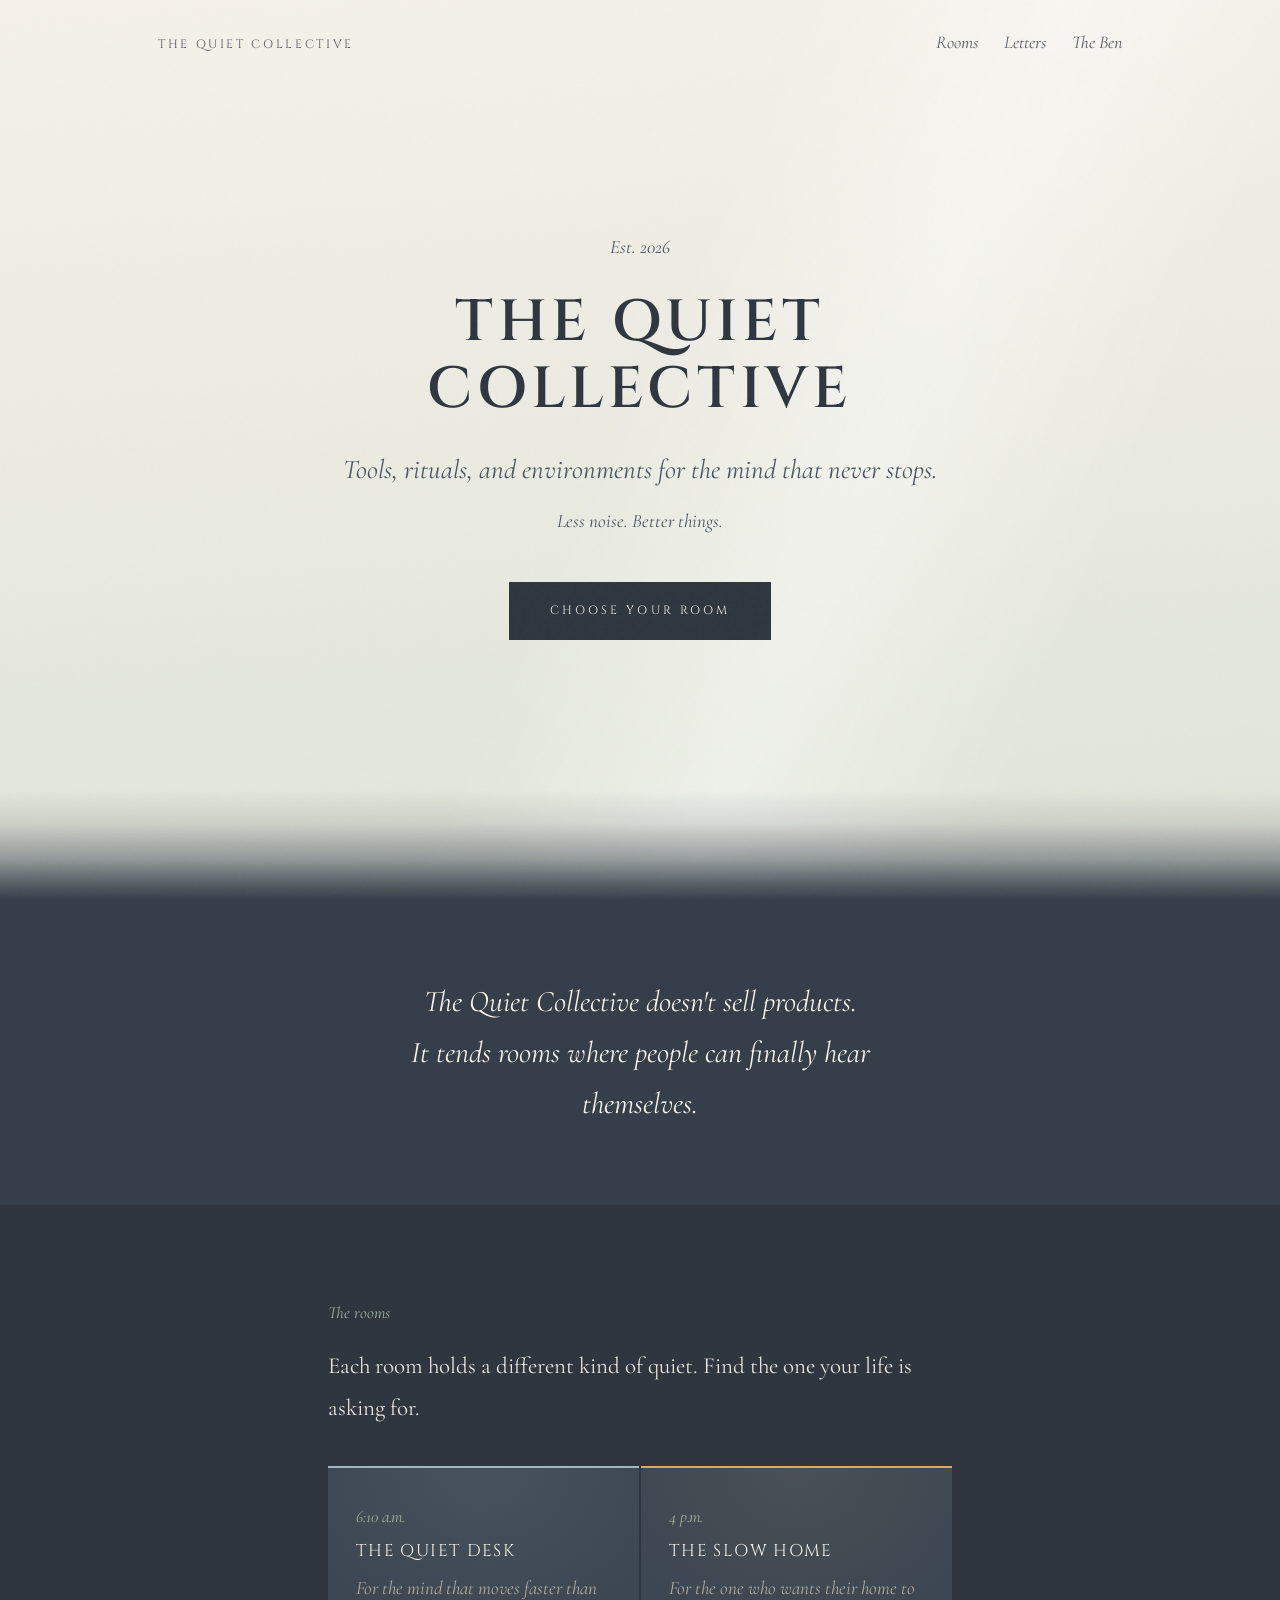
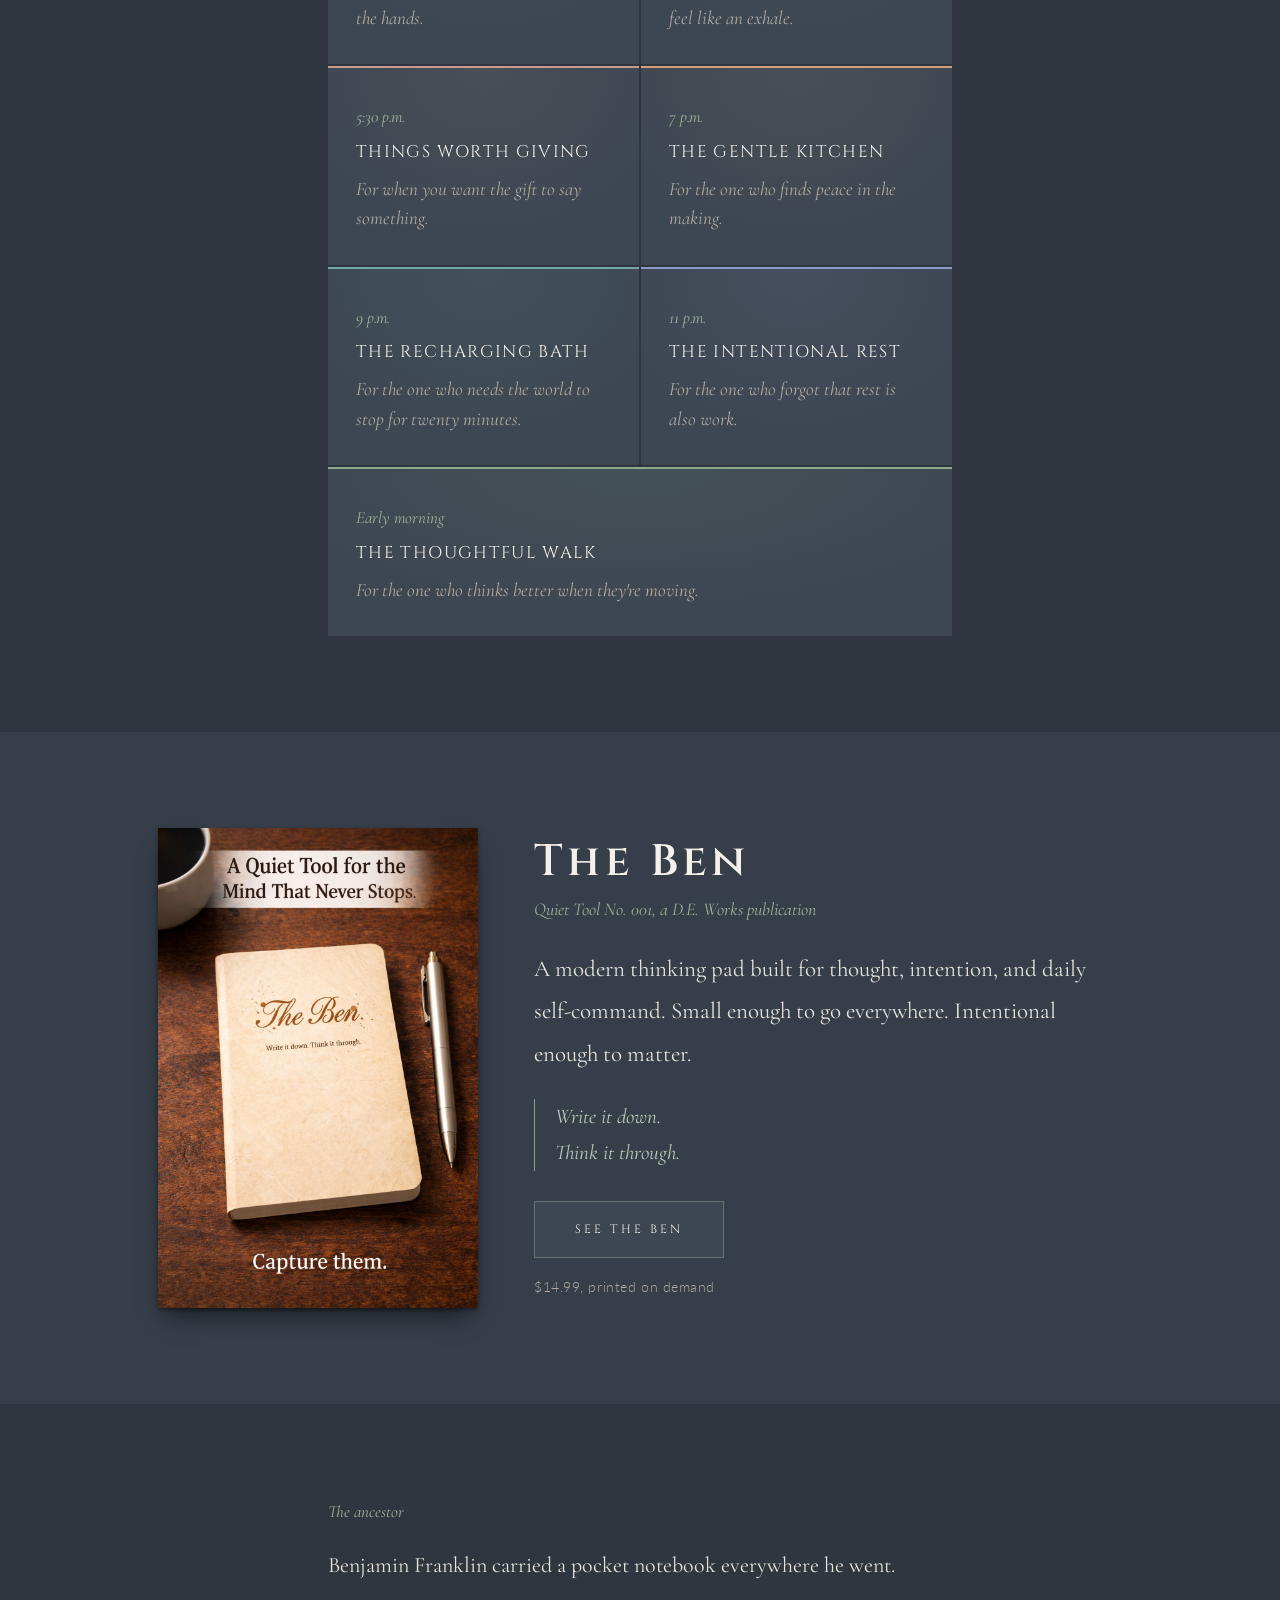
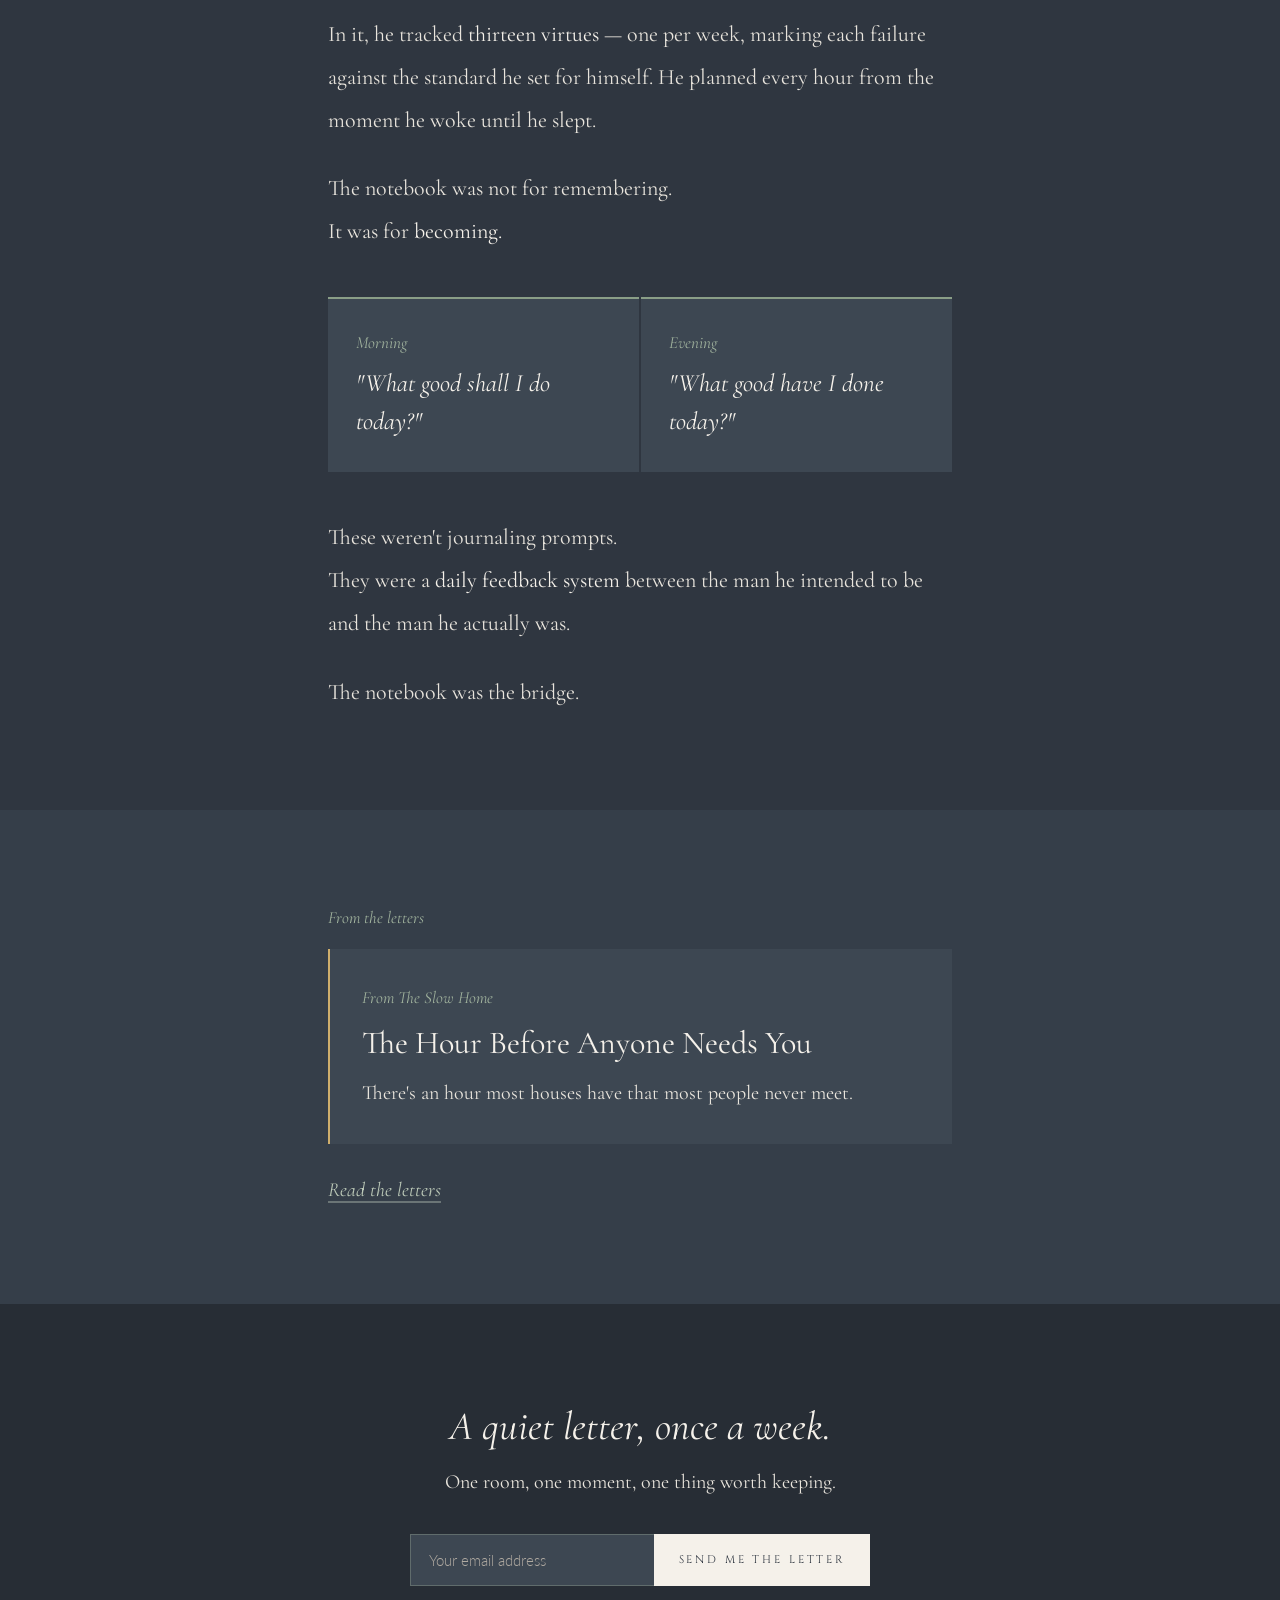
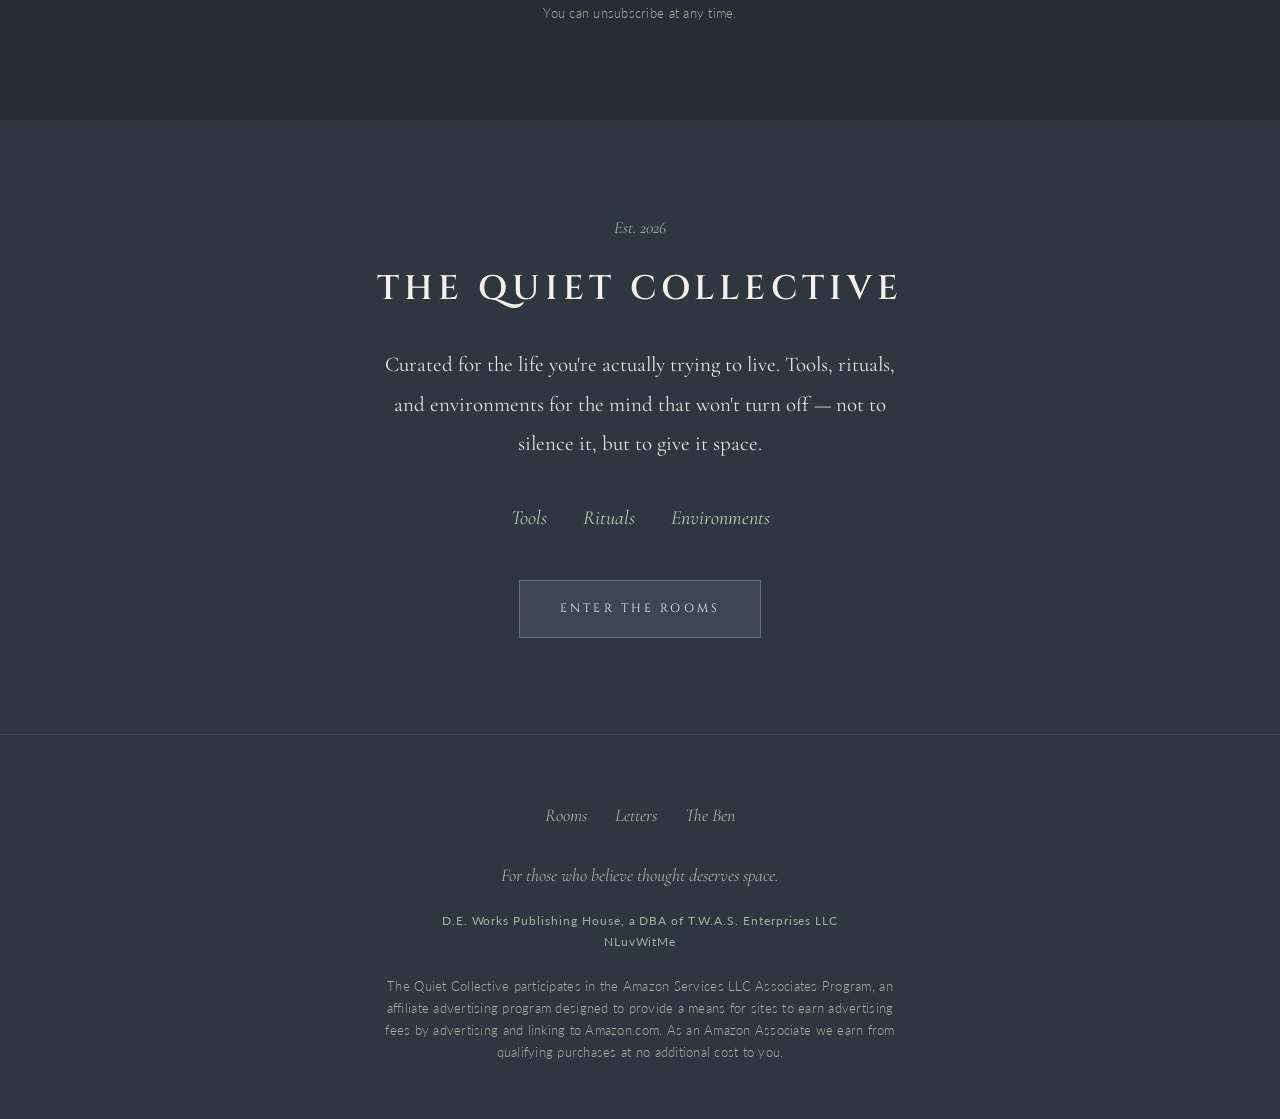
<file: index.html>
<!DOCTYPE html>
<html lang="en">
<head>
<meta charset="UTF-8">
<meta name="viewport" content="width=device-width, initial-scale=1.0">
<title>The Quiet Collective | Tools, Rituals, Environments</title>
<meta name="description" content="The Quiet Collective doesn&#x27;t sell products. It tends rooms where people can finally hear themselves. Curated finds for the mind that won&#x27;t turn off.">
<meta name="robots" content="index, follow, max-image-preview:large">
<meta name="theme-color" content="#2f3640">
<link rel="canonical" href="https://thequietcollectiveco.com/">
<link rel="icon" href="/assets/favicon.svg" type="image/svg+xml">
<link rel="alternate" type="application/rss+xml" title="The Quiet Collective letters" href="/feed.xml">
<meta property="og:site_name" content="The Quiet Collective">
<meta property="og:type" content="website">
<meta property="og:title" content="The Quiet Collective | Tools, Rituals, Environments">
<meta property="og:description" content="The Quiet Collective doesn&#x27;t sell products. It tends rooms where people can finally hear themselves. Curated finds for the mind that won&#x27;t turn off.">
<meta property="og:url" content="https://thequietcollectiveco.com/">
<meta property="og:image" content="https://thequietcollectiveco.com/assets/og-default.png">
<meta name="twitter:card" content="summary_large_image">
<meta name="twitter:title" content="The Quiet Collective | Tools, Rituals, Environments">
<meta name="twitter:description" content="The Quiet Collective doesn&#x27;t sell products. It tends rooms where people can finally hear themselves. Curated finds for the mind that won&#x27;t turn off.">
<meta name="twitter:image" content="https://thequietcollectiveco.com/assets/og-default.png">
<link rel="preconnect" href="https://fonts.googleapis.com"><link rel="preconnect" href="https://fonts.gstatic.com" crossorigin><link href="https://fonts.googleapis.com/css2?family=Cormorant+Garamond:ital,wght@0,300;0,400;0,600;1,300;1,400;1,600&family=Cinzel:wght@400;600&family=Lato:wght@300;400&display=swap" rel="stylesheet">
<link rel="stylesheet" href="/assets/tqc.css">
<script type="application/ld+json">{"@context": "https://schema.org", "@graph": [{"@type": "WebSite", "@id": "https://thequietcollectiveco.com/#website", "url": "https://thequietcollectiveco.com/", "name": "The Quiet Collective", "description": "Tools, rituals, and environments for the mind that never stops.", "publisher": {"@id": "https://thequietcollectiveco.com/#org"}}, {"@type": "Organization", "@id": "https://thequietcollectiveco.com/#org", "name": "The Quiet Collective", "url": "https://thequietcollectiveco.com/"}, {"@type": "CollectionPage", "@id": "https://thequietcollectiveco.com/#rooms", "url": "https://thequietcollectiveco.com/", "name": "The seven rooms", "isPartOf": {"@id": "https://thequietcollectiveco.com/#website"}, "mainEntity": {"@type": "ItemList", "itemListElement": [{"@type": "ListItem", "position": 1, "url": "https://thequietcollectiveco.com/the-quiet-desk", "name": "The Quiet Desk"}, {"@type": "ListItem", "position": 2, "url": "https://thequietcollectiveco.com/the-slow-home", "name": "The Slow Home"}, {"@type": "ListItem", "position": 3, "url": "https://thequietcollectiveco.com/things-worth-giving", "name": "Things Worth Giving"}, {"@type": "ListItem", "position": 4, "url": "https://thequietcollectiveco.com/the-gentle-kitchen", "name": "The Gentle Kitchen"}, {"@type": "ListItem", "position": 5, "url": "https://thequietcollectiveco.com/the-recharging-bath", "name": "The Recharging Bath"}, {"@type": "ListItem", "position": 6, "url": "https://thequietcollectiveco.com/the-intentional-rest", "name": "The Intentional Rest"}, {"@type": "ListItem", "position": 7, "url": "https://thequietcollectiveco.com/the-thoughtful-walk", "name": "The Thoughtful Walk"}]}}]}</script>
</head>
<body data-room="dawn">
<header class="site-nav"><a class="brand" href="/">The Quiet Collective</a><nav aria-label="Primary"><a href="/#rooms">Rooms</a><a href="/letters">Letters</a><a href="/the-ben">The Ben</a></nav></header>
<section class="hero tall" data-fx="motes"><div class="glow"></div><div class="shaft"></div><div class="fx"></div><div class="veil"></div><div class="hero-copy"><p class="when">Est. 2026</p><h1>The Quiet<br>Collective</h1>
<p class="subline">Tools, rituals, and environments for the mind that never stops.</p>
<p class="anchor">Less noise. Better things.</p>
<p style="margin-top:44px"><a href="#rooms" class="btn on-light">Choose your room</a></p></div></section>

<section class="anchor-line"><div class="container"><p>The Quiet Collective doesn't sell products.<br>It tends rooms where people can finally hear themselves.</p></div></section>

<section id="rooms" class="band-section on-ink"><div class="container">
<span class="label">The rooms</span>
<p class="prose" style="margin-bottom:0"><span style="font-size:clamp(20px,2.4vw,23px);line-height:1.85">Each room holds a different kind of quiet. Find the one your life is asking for.</span></p>
<div class="rooms-grid"><a href="/the-quiet-desk" class="room-card" data-room="desk"><span class="hour">6:10 a.m.</span><span class="rname">The Quiet Desk</span><span class="rdesc">For the mind that moves faster than the hands.</span></a><a href="/the-slow-home" class="room-card" data-room="home"><span class="hour">4 p.m.</span><span class="rname">The Slow Home</span><span class="rdesc">For the one who wants their home to feel like an exhale.</span></a><a href="/things-worth-giving" class="room-card" data-room="gifts"><span class="hour">5:30 p.m.</span><span class="rname">Things Worth Giving</span><span class="rdesc">For when you want the gift to say something.</span></a><a href="/the-gentle-kitchen" class="room-card" data-room="kitchen"><span class="hour">7 p.m.</span><span class="rname">The Gentle Kitchen</span><span class="rdesc">For the one who finds peace in the making.</span></a><a href="/the-recharging-bath" class="room-card" data-room="bath"><span class="hour">9 p.m.</span><span class="rname">The Recharging Bath</span><span class="rdesc">For the one who needs the world to stop for twenty minutes.</span></a><a href="/the-intentional-rest" class="room-card" data-room="rest"><span class="hour">11 p.m.</span><span class="rname">The Intentional Rest</span><span class="rdesc">For the one who forgot that rest is also work.</span></a><a href="/the-thoughtful-walk" class="room-card last" data-room="walk"><span class="hour">Early morning</span><span class="rname">The Thoughtful Walk</span><span class="rdesc">For the one who thinks better when they&#x27;re moving.</span></a></div></div></section>

<section class="ben-teaser" aria-labelledby="ben-h"><div class="wide"><div class="ben-teaser-inner">
<div class="cover" data-title="The Ben™"><img src="/ben-product.png" alt="The Ben thinking pad on a wooden desk beside a pen and a cup of coffee"></div>
<div><h2 id="ben-h">The Ben</h2><span class="no">Quiet Tool No. 001, a D.E. Works publication</span>
<p style="font-size:clamp(20px,2.3vw,23px);line-height:1.85">A modern thinking pad built for thought, intention, and daily self-command. Small enough to go everywhere. Intentional enough to matter.</p>
<p class="quote">Write it down.<br>Think it through.</p>
<a class="btn" href="/the-ben">See The Ben</a>
<p class="price">$14.99, printed on demand</p></div></div></div></section>

<section class="ancestor"><div class="container">
<span class="label">The ancestor</span>
<div class="prose">
<p>Benjamin Franklin carried a pocket notebook everywhere he went.</p>
<p>In it, he tracked <strong>thirteen virtues</strong> — one per week, marking each failure against the standard he set for himself. He planned every hour from the moment he woke until he slept.</p>
<p>The notebook was not for remembering.<br>It was for <strong>becoming.</strong></p></div>
<div class="questions">
<div class="question"><span class="label">Morning</span><p>"What good shall I do today?"</p></div>
<div class="question"><span class="label">Evening</span><p>"What good have I done today?"</p></div></div>
<div class="prose"><p>These weren't journaling prompts.<br>They were a <strong>daily feedback system</strong> between the man he intended to be and the man he actually was.</p>
<p style="margin-bottom:0">The notebook was the bridge.</p></div></div></section>

<section class="letters-teaser" data-room="home"><div class="container">
<span class="label">From the letters</span>
<a class="letter-card" href="/letters/the-hour-before-anyone-needs-you"><span class="from">From The Slow Home</span>
<span class="title">The Hour Before Anyone Needs You</span><span class="dek">There&#x27;s an hour most houses have that most people never meet.</span></a>
<p style="margin-top:28px"><a class="textlink" href="/letters">Read the letters</a></p></div></section>

<section class="subscribe" data-subscribe hidden><div class="container"><h2>A quiet letter, once a week.</h2><p class="lede">One room, one moment, one thing worth keeping.</p><form class="sub-form" method="post" target="_blank" rel="noopener"><label class="sr" for="sub-email">Email address</label><input id="sub-email" type="email" name="email" placeholder="Your email address" required autocomplete="email"><input type="hidden" name="first_url" value=""><button class="btn solid" type="submit">Send me the letter</button></form><p class="fineprint">You can unsubscribe at any time.</p></div></section>

<section class="collective"><div class="container">
<span class="label">Est. 2026</span><h2>The Quiet Collective</h2>
<p>Curated for the life you're actually trying to live. Tools, rituals, and environments for the mind that won't turn off — not to silence it, but to give it space.</p>
<div class="pillars"><span>Tools</span><span>Rituals</span><span>Environments</span></div>
<a href="#rooms" class="btn">Enter the rooms</a></div></section>

<footer><nav class="foot-nav" aria-label="Footer"><a href="/#rooms">Rooms</a><a href="/letters">Letters</a><a href="/the-ben">The Ben</a></nav><p class="foot-line">For those who believe thought deserves space.</p><p class="credit">D.E. Works Publishing House, a DBA of T.W.A.S. Enterprises LLC<br>NLuvWitMe</p><p class="fineprint">The Quiet Collective participates in the Amazon Services LLC Associates Program, an affiliate advertising program designed to provide a means for sites to earn advertising fees by advertising and linking to Amazon.com. As an Amazon Associate we earn from qualifying purchases at no additional cost to you.</p></footer>
<script src="/assets/tqc.js" defer></script>
</body></html>
</file>
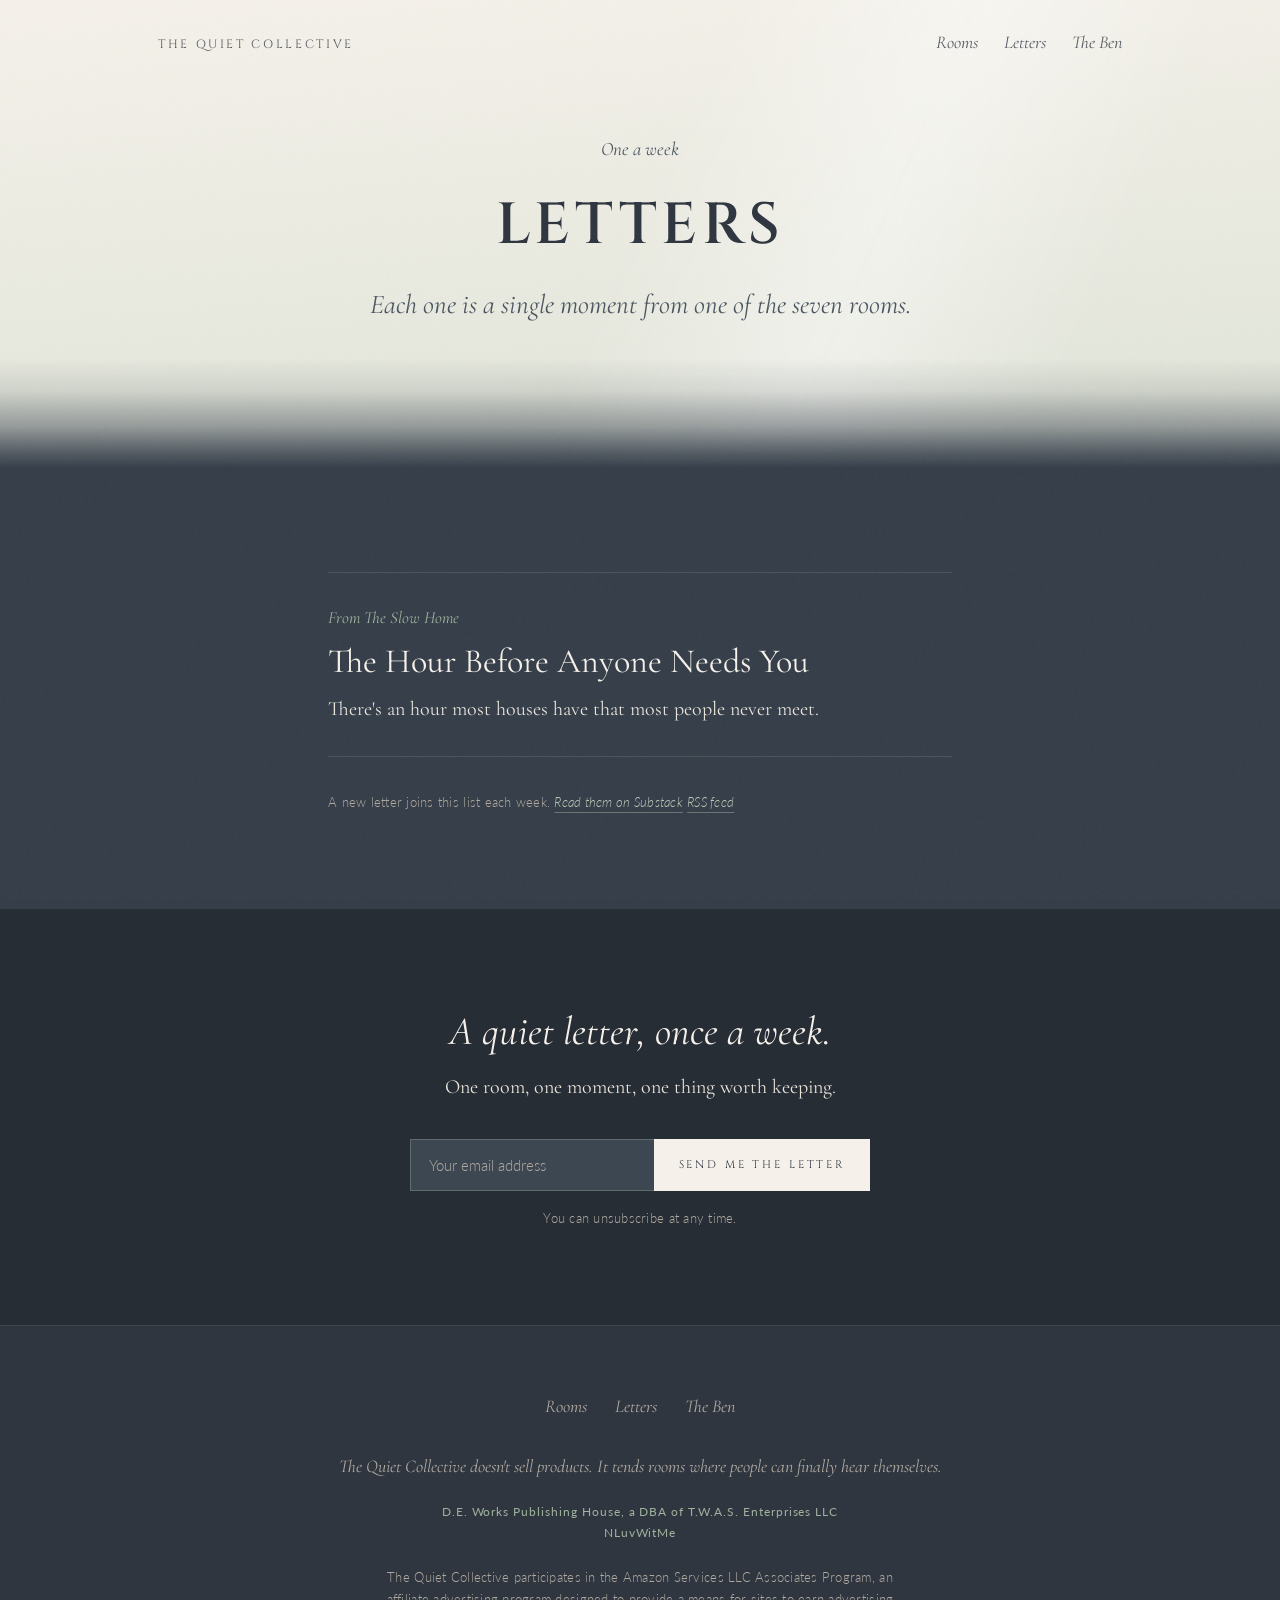
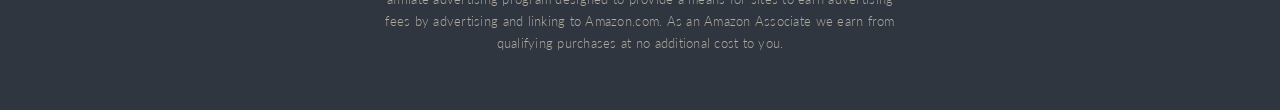
<file: letters.html>
<!DOCTYPE html>
<html lang="en">
<head>
<meta charset="UTF-8">
<meta name="viewport" content="width=device-width, initial-scale=1.0">
<title>Letters | The Quiet Collective</title>
<meta name="description" content="One quiet letter at a time, each from one of the seven rooms of The Quiet Collective.">
<meta name="robots" content="index, follow, max-image-preview:large">
<meta name="theme-color" content="#2f3640">
<link rel="canonical" href="https://thequietcollectiveco.com/letters">
<link rel="icon" href="/assets/favicon.svg" type="image/svg+xml">
<link rel="alternate" type="application/rss+xml" title="The Quiet Collective letters" href="/feed.xml">
<meta property="og:site_name" content="The Quiet Collective">
<meta property="og:type" content="website">
<meta property="og:title" content="Letters | The Quiet Collective">
<meta property="og:description" content="One quiet letter at a time, each from one of the seven rooms of The Quiet Collective.">
<meta property="og:url" content="https://thequietcollectiveco.com/letters">
<meta property="og:image" content="https://thequietcollectiveco.com/assets/og-default.png">
<meta name="twitter:card" content="summary_large_image">
<meta name="twitter:title" content="Letters | The Quiet Collective">
<meta name="twitter:description" content="One quiet letter at a time, each from one of the seven rooms of The Quiet Collective.">
<meta name="twitter:image" content="https://thequietcollectiveco.com/assets/og-default.png">
<link rel="preconnect" href="https://fonts.googleapis.com"><link rel="preconnect" href="https://fonts.gstatic.com" crossorigin><link href="https://fonts.googleapis.com/css2?family=Cormorant+Garamond:ital,wght@0,300;0,400;0,600;1,300;1,400;1,600&family=Cinzel:wght@400;600&family=Lato:wght@300;400&display=swap" rel="stylesheet">
<link rel="stylesheet" href="/assets/tqc.css">
<script type="application/ld+json">{"@context": "https://schema.org", "@graph": [{"@type": "CollectionPage", "@id": "https://thequietcollectiveco.com/letters#page", "url": "https://thequietcollectiveco.com/letters", "name": "Letters", "description": "One quiet letter at a time, each from one of the seven rooms.", "isPartOf": {"@id": "https://thequietcollectiveco.com/#website"}, "mainEntity": {"@type": "ItemList", "itemListElement": [{"@type": "ListItem", "position": 1, "url": "https://thequietcollectiveco.com/letters/the-hour-before-anyone-needs-you", "name": "The Hour Before Anyone Needs You"}]}}]}</script><script type="application/ld+json">{"@context": "https://schema.org", "@type": "BreadcrumbList", "itemListElement": [{"@type": "ListItem", "position": 1, "name": "The Quiet Collective", "item": "https://thequietcollectiveco.com/"}, {"@type": "ListItem", "position": 2, "name": "Letters", "item": "https://thequietcollectiveco.com/letters"}]}</script>
</head>
<body data-room="dawn">
<header class="site-nav"><a class="brand" href="/">The Quiet Collective</a><nav aria-label="Primary"><a href="/#rooms">Rooms</a><a href="/letters">Letters</a><a href="/the-ben">The Ben</a></nav></header>
<section class="hero short" data-fx="motes"><div class="glow"></div><div class="shaft"></div><div class="fx"></div><div class="veil"></div><div class="hero-copy"><p class="when">One a week</p><h1>Letters</h1>
<p class="subline">Each one is a single moment from one of the seven rooms.</p></div></section>
<section class="band-section on-soft"><div class="container">
<ul class="letters-list"><li><a href="/letters/the-hour-before-anyone-needs-you"><span class="meta">From The Slow Home</span><span class="t">The Hour Before Anyone Needs You</span><span class="dek">There&#x27;s an hour most houses have that most people never meet.</span></a></li></ul>
<p class="fineprint" style="margin-top:34px">A new letter joins this list each week.
<a class="textlink" data-substack-link href="#" hidden>Read them on Substack</a>
 <a class="textlink" href="/feed.xml">RSS feed</a></p></div></section>
<section class="subscribe" data-subscribe hidden><div class="container"><h2>A quiet letter, once a week.</h2><p class="lede">One room, one moment, one thing worth keeping.</p><form class="sub-form" method="post" target="_blank" rel="noopener"><label class="sr" for="sub-email">Email address</label><input id="sub-email" type="email" name="email" placeholder="Your email address" required autocomplete="email"><input type="hidden" name="first_url" value=""><button class="btn solid" type="submit">Send me the letter</button></form><p class="fineprint">You can unsubscribe at any time.</p></div></section>
<footer><nav class="foot-nav" aria-label="Footer"><a href="/#rooms">Rooms</a><a href="/letters">Letters</a><a href="/the-ben">The Ben</a></nav><p class="foot-line">The Quiet Collective doesn't sell products. It tends rooms where people can finally hear themselves.</p><p class="credit">D.E. Works Publishing House, a DBA of T.W.A.S. Enterprises LLC<br>NLuvWitMe</p><p class="fineprint">The Quiet Collective participates in the Amazon Services LLC Associates Program, an affiliate advertising program designed to provide a means for sites to earn advertising fees by advertising and linking to Amazon.com. As an Amazon Associate we earn from qualifying purchases at no additional cost to you.</p></footer>
<script src="/assets/tqc.js" defer></script>
</body></html>
</file>
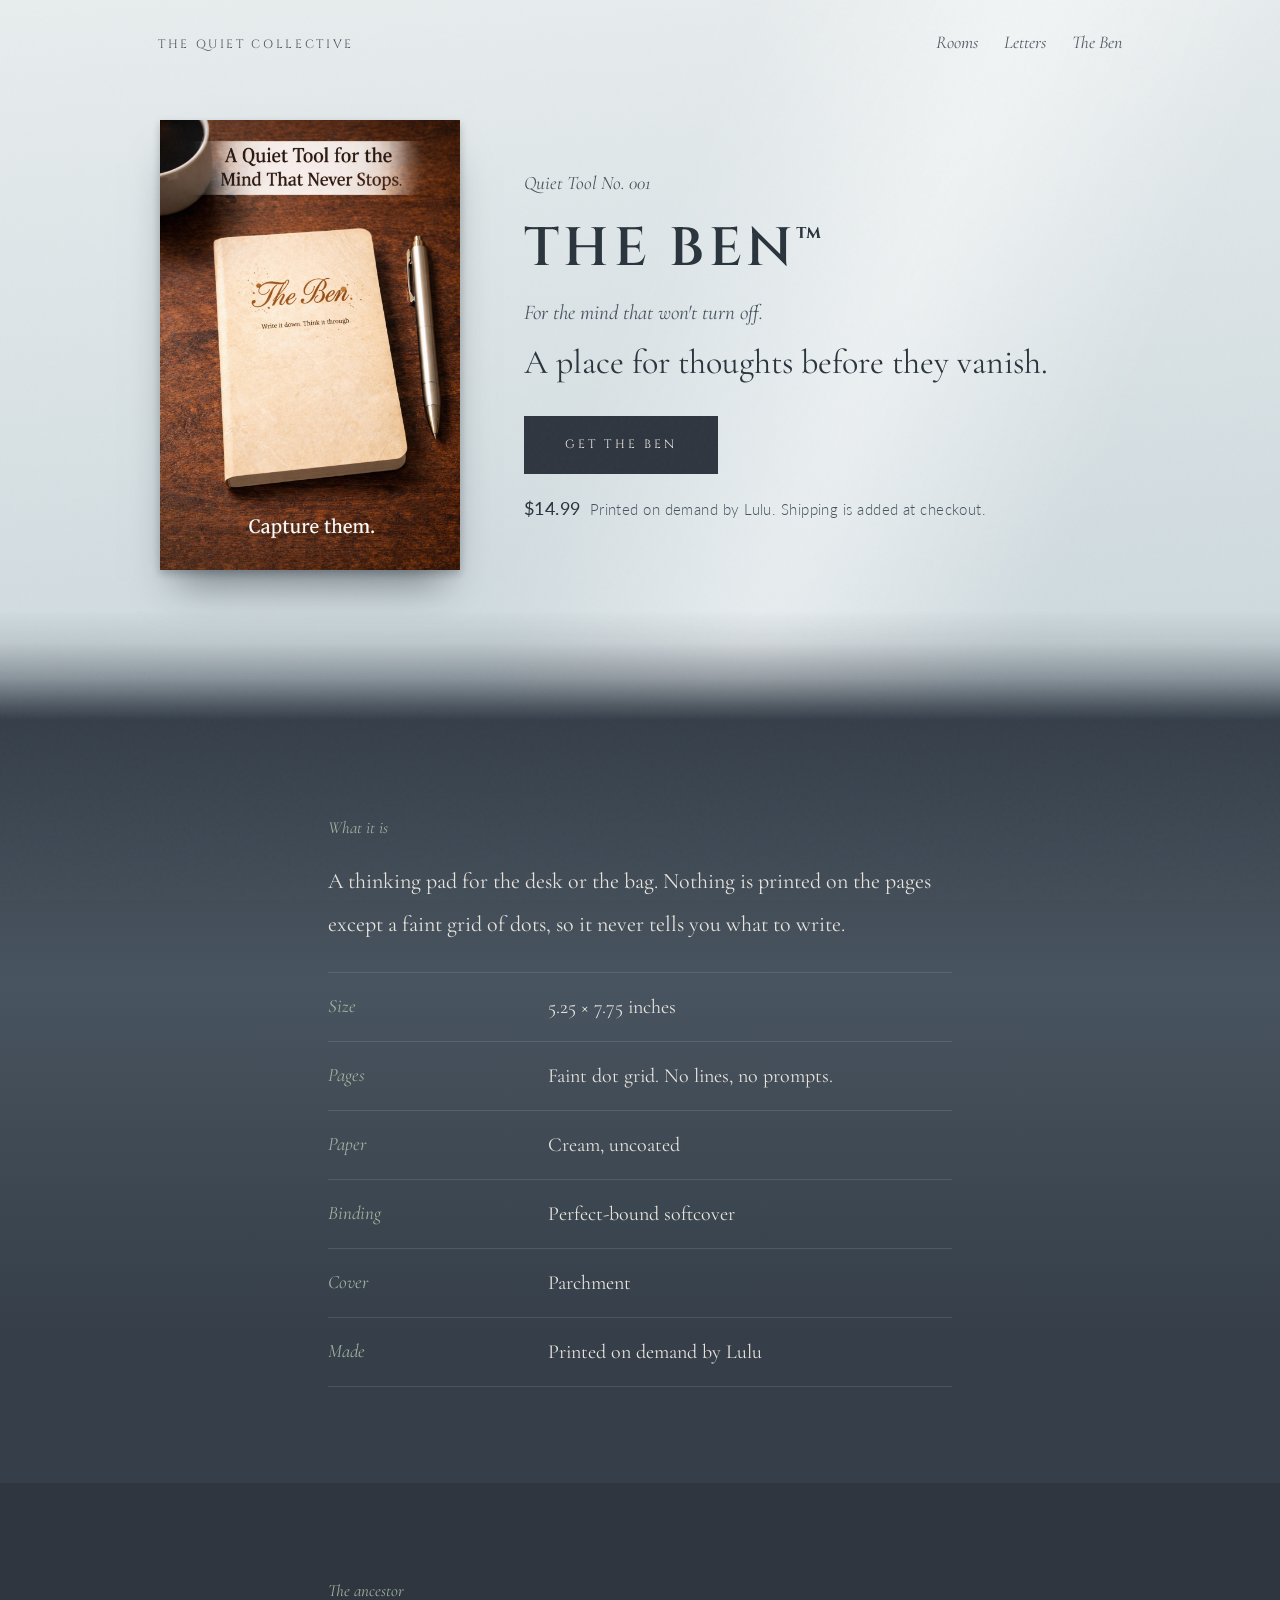
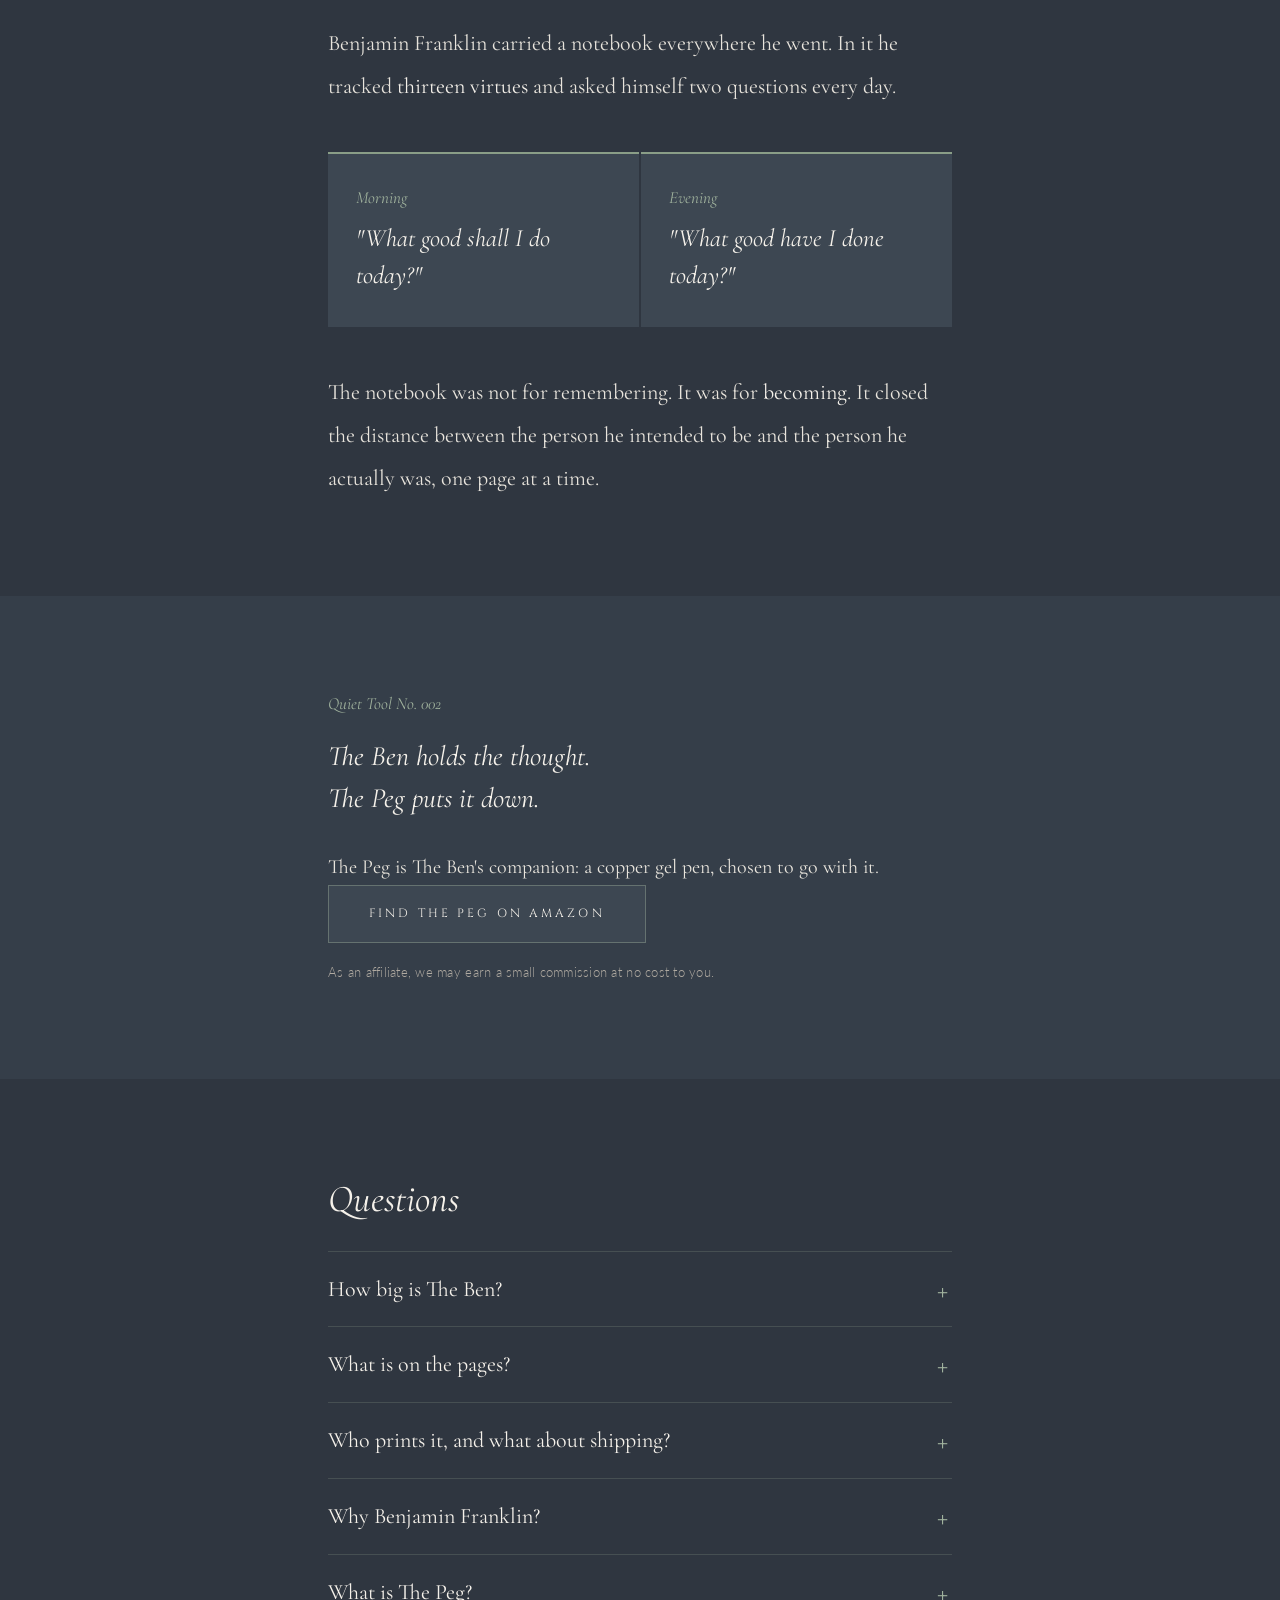
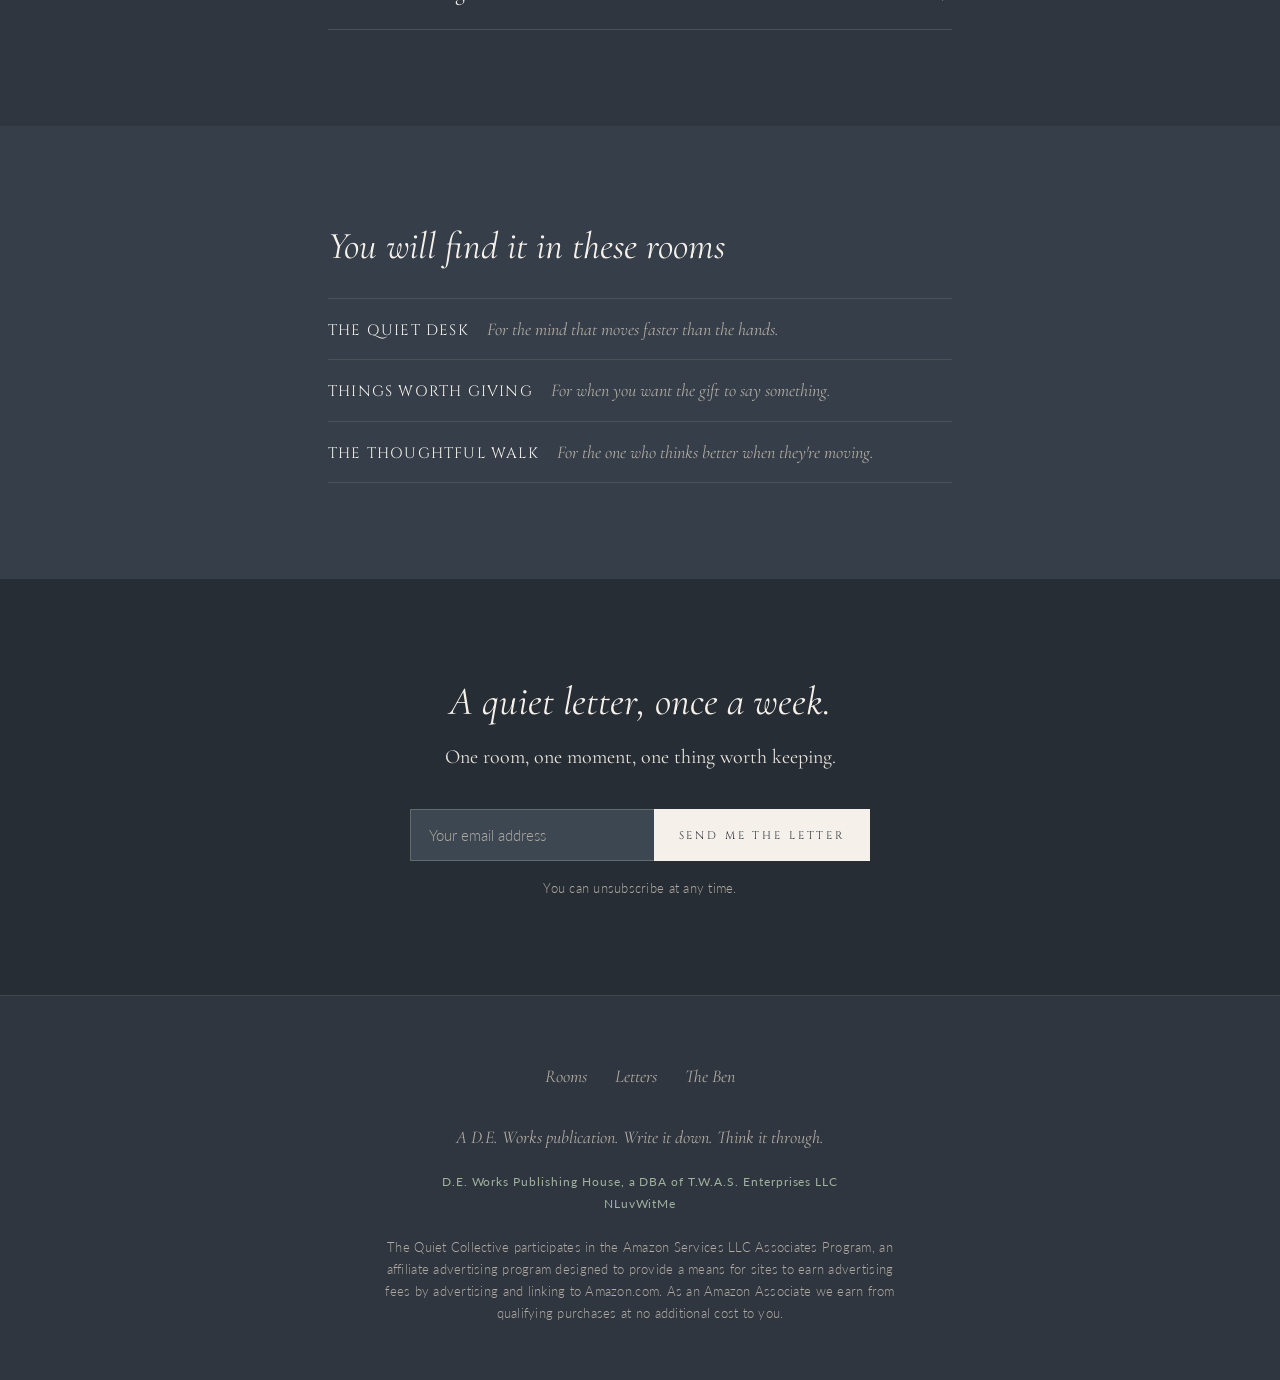
<file: the-ben.html>
<!DOCTYPE html>
<html lang="en">
<head>
<meta charset="UTF-8">
<meta name="viewport" content="width=device-width, initial-scale=1.0">
<title>The Ben™ — A Dot-Grid Thinking Pad for the Mind That Won&#x27;t Turn Off | The Quiet Collective</title>
<meta name="description" content="The Ben is a 5.25 × 7.75 inch thinking pad with a faint dot grid on cream paper and no prompts, built on Benjamin Franklin&#x27;s daily notebook habit. $14.99.">
<meta name="robots" content="index, follow, max-image-preview:large">
<meta name="theme-color" content="#2f3640">
<link rel="canonical" href="https://thequietcollectiveco.com/the-ben">
<link rel="icon" href="/assets/favicon.svg" type="image/svg+xml">
<link rel="alternate" type="application/rss+xml" title="The Quiet Collective letters" href="/feed.xml">
<meta property="og:site_name" content="The Quiet Collective">
<meta property="og:type" content="product">
<meta property="og:title" content="The Ben™ | The Quiet Collective">
<meta property="og:description" content="A place for thoughts before they vanish. A dot-grid thinking pad, $14.99.">
<meta property="og:url" content="https://thequietcollectiveco.com/the-ben">
<meta property="og:image" content="https://thequietcollectiveco.com/ben-product.png">
<meta name="twitter:card" content="summary_large_image">
<meta name="twitter:title" content="The Ben™ | The Quiet Collective">
<meta name="twitter:description" content="A place for thoughts before they vanish. A dot-grid thinking pad, $14.99.">
<meta name="twitter:image" content="https://thequietcollectiveco.com/ben-product.png">
<link rel="preconnect" href="https://fonts.googleapis.com"><link rel="preconnect" href="https://fonts.gstatic.com" crossorigin><link href="https://fonts.googleapis.com/css2?family=Cormorant+Garamond:ital,wght@0,300;0,400;0,600;1,300;1,400;1,600&family=Cinzel:wght@400;600&family=Lato:wght@300;400&display=swap" rel="stylesheet">
<link rel="stylesheet" href="/assets/tqc.css">
<script type="application/ld+json">{"@context": "https://schema.org", "@graph": [{"@type": "Product", "@id": "https://thequietcollectiveco.com/the-ben#product", "name": "The Ben™ thinking pad", "description": "A 5.25 × 7.75 inch perfect-bound thinking pad with a faint dot grid on cream paper and a parchment cover. Quiet Tool No. 001.", "image": "https://thequietcollectiveco.com/ben-product.png", "url": "https://thequietcollectiveco.com/the-ben", "category": "Notebooks", "brand": {"@type": "Brand", "name": "The Quiet Collective"}, "manufacturer": {"@type": "Organization", "name": "D.E. Works Publishing House"}, "offers": {"@type": "Offer", "url": "https://www.lulu.com/shop/ladonna-outlaw/the-bentm/paperback/product-rmwnq96.html?page=1&pageSize=4", "priceCurrency": "USD", "price": "14.99", "availability": "https://schema.org/InStock", "itemCondition": "https://schema.org/NewCondition"}}, {"@type": "FAQPage", "mainEntity": [{"@type": "Question", "name": "How big is The Ben?", "acceptedAnswer": {"@type": "Answer", "text": "5.25 by 7.75 inches. That is closer to a hand-pad than a pocket notebook: it sits on a desk and rides in a bag."}}, {"@type": "Question", "name": "What is on the pages?", "acceptedAnswer": {"@type": "Answer", "text": "A faint dot grid on cream, uncoated paper. There are no lines and no prompts, so nothing tells you what to write."}}, {"@type": "Question", "name": "Who prints it, and what about shipping?", "acceptedAnswer": {"@type": "Answer", "text": "Lulu prints each copy on demand and ships it to you. Shipping is added at checkout."}}, {"@type": "Question", "name": "Why Benjamin Franklin?", "acceptedAnswer": {"@type": "Answer", "text": "Franklin carried a notebook where he tracked thirteen virtues and asked himself two questions every day. The Ben is built around that habit: write the thought down, then look back at it."}}, {"@type": "Question", "name": "What is The Peg?", "acceptedAnswer": {"@type": "Answer", "text": "The Peg is The Ben's companion pen, a copper gel pen. It is Quiet Tool No. 002."}}]}]}</script><script type="application/ld+json">{"@context": "https://schema.org", "@type": "BreadcrumbList", "itemListElement": [{"@type": "ListItem", "position": 1, "name": "The Quiet Collective", "item": "https://thequietcollectiveco.com/"}, {"@type": "ListItem", "position": 2, "name": "The Ben", "item": "https://thequietcollectiveco.com/the-ben"}]}</script>
</head>
<body data-room="desk">
<header class="site-nav"><a class="brand" href="/">The Quiet Collective</a><nav aria-label="Primary"><a href="/#rooms">Rooms</a><a href="/letters">Letters</a><a href="/the-ben">The Ben</a></nav></header>
<section class="hero ben-hero" data-fx="motes"><div class="glow"></div><div class="shaft"></div><div class="fx"></div><div class="veil"></div>
<div class="ben-hero-inner">
<div class="cover" data-title="The Ben™"><img src="/ben-product.png" alt="The Ben thinking pad on a wooden desk beside a pen and a cup of coffee"></div>
<div class="hero-copy"><p class="when">Quiet Tool No. 001</p><h1>The Ben™</h1>
<p class="for">For the mind that won't turn off.</p>
<p class="hook">A place for thoughts before they vanish.</p>
<div><a class="btn on-light" href="https://www.lulu.com/shop/ladonna-outlaw/the-bentm/paperback/product-rmwnq96.html?page=1&pageSize=4" target="_blank" rel="noopener">Get The Ben</a>
<p class="price-line"><strong>$14.99</strong> &nbsp;Printed on demand by Lulu. Shipping is added at checkout.</p></div></div></div></section>

<section class="band-section room-glow"><div class="container">
<span class="label">What it is</span>
<div class="prose"><p>A thinking pad for the desk or the bag. Nothing is printed on the pages except a faint grid of dots, so it never tells you what to write.</p></div>
<dl class="facts">
<dt>Size</dt><dd>5.25 × 7.75 inches</dd>
<dt>Pages</dt><dd>Faint dot grid. No lines, no prompts.</dd>
<dt>Paper</dt><dd>Cream, uncoated</dd>
<dt>Binding</dt><dd>Perfect-bound softcover</dd>
<dt>Cover</dt><dd>Parchment</dd>
<dt>Made</dt><dd>Printed on demand by Lulu</dd></dl></div></section>

<section class="ancestor"><div class="container">
<span class="label">The ancestor</span>
<div class="prose"><p>Benjamin Franklin carried a notebook everywhere he went. In it he tracked <strong>thirteen virtues</strong> and asked himself two questions every day.</p></div>
<div class="questions">
<div class="question"><span class="label">Morning</span><p>"What good shall I do today?"</p></div>
<div class="question"><span class="label">Evening</span><p>"What good have I done today?"</p></div></div>
<div class="prose"><p style="margin-bottom:0">The notebook was not for remembering. It was for <strong>becoming</strong>. It closed the distance between the person he intended to be and the person he actually was, one page at a time.</p></div></div></section>

<section class="pair"><div class="container">
<span class="label">Quiet Tool No. 002</span>
<p class="pair-line">The Ben holds the thought.<br>The Peg puts it down.</p>
<p>The Peg is The Ben's companion: a copper gel pen, chosen to go with it.</p>
<a class="btn" href="https://www.amazon.com/s?k=Sharpie+S-Gel+copper+pen&tag=twas13-20" target="_blank" rel="sponsored nofollow noopener">Find The Peg on Amazon</a>
<p class="fineprint" style="margin-top:18px">As an affiliate, we may earn a small commission at no cost to you.</p></div></section>

<section class="faq"><div class="container"><h2>Questions</h2><details><summary>How big is The Ben?</summary><p>5.25 by 7.75 inches. That is closer to a hand-pad than a pocket notebook: it sits on a desk and rides in a bag.</p></details><details><summary>What is on the pages?</summary><p>A faint dot grid on cream, uncoated paper. There are no lines and no prompts, so nothing tells you what to write.</p></details><details><summary>Who prints it, and what about shipping?</summary><p>Lulu prints each copy on demand and ships it to you. Shipping is added at checkout.</p></details><details><summary>Why Benjamin Franklin?</summary><p>Franklin carried a notebook where he tracked thirteen virtues and asked himself two questions every day. The Ben is built around that habit: write the thought down, then look back at it.</p></details><details><summary>What is The Peg?</summary><p>The Peg is The Ben&#x27;s companion pen, a copper gel pen. It is Quiet Tool No. 002.</p></details></div></section>

<section class="where"><div class="container"><h2>You will find it in these rooms</h2><ul><li><a href="/the-quiet-desk"><span class="n">The Quiet Desk</span><span class="d">For the mind that moves faster than the hands.</span></a></li><li><a href="/things-worth-giving"><span class="n">Things Worth Giving</span><span class="d">For when you want the gift to say something.</span></a></li><li><a href="/the-thoughtful-walk"><span class="n">The Thoughtful Walk</span><span class="d">For the one who thinks better when they&#x27;re moving.</span></a></li></ul></div></section>

<section class="subscribe" data-subscribe hidden><div class="container"><h2>A quiet letter, once a week.</h2><p class="lede">One room, one moment, one thing worth keeping.</p><form class="sub-form" method="post" target="_blank" rel="noopener"><label class="sr" for="sub-email">Email address</label><input id="sub-email" type="email" name="email" placeholder="Your email address" required autocomplete="email"><input type="hidden" name="first_url" value=""><button class="btn solid" type="submit">Send me the letter</button></form><p class="fineprint">You can unsubscribe at any time.</p></div></section>
<footer><nav class="foot-nav" aria-label="Footer"><a href="/#rooms">Rooms</a><a href="/letters">Letters</a><a href="/the-ben">The Ben</a></nav><p class="foot-line">A D.E. Works publication. Write it down. Think it through.</p><p class="credit">D.E. Works Publishing House, a DBA of T.W.A.S. Enterprises LLC<br>NLuvWitMe</p><p class="fineprint">The Quiet Collective participates in the Amazon Services LLC Associates Program, an affiliate advertising program designed to provide a means for sites to earn advertising fees by advertising and linking to Amazon.com. As an Amazon Associate we earn from qualifying purchases at no additional cost to you.</p></footer>
<script src="/assets/tqc.js" defer></script>
</body></html>
</file>
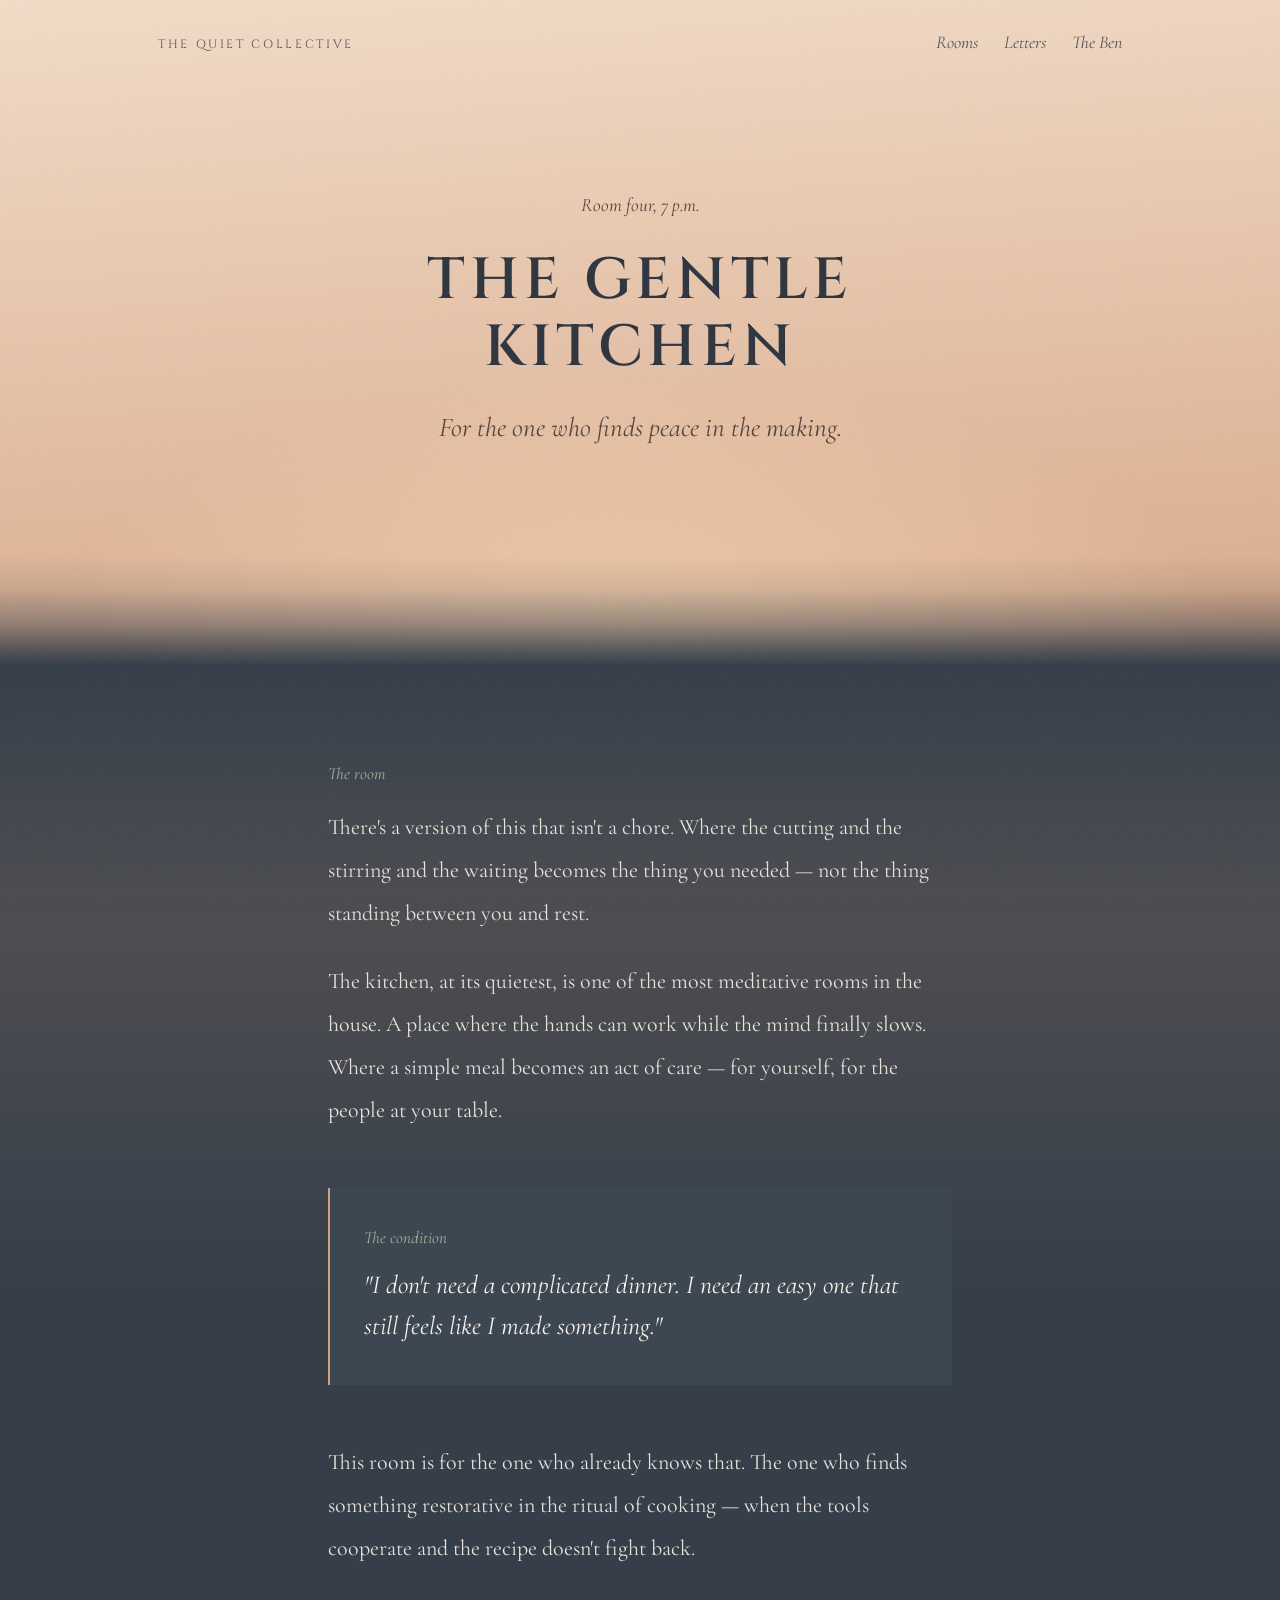
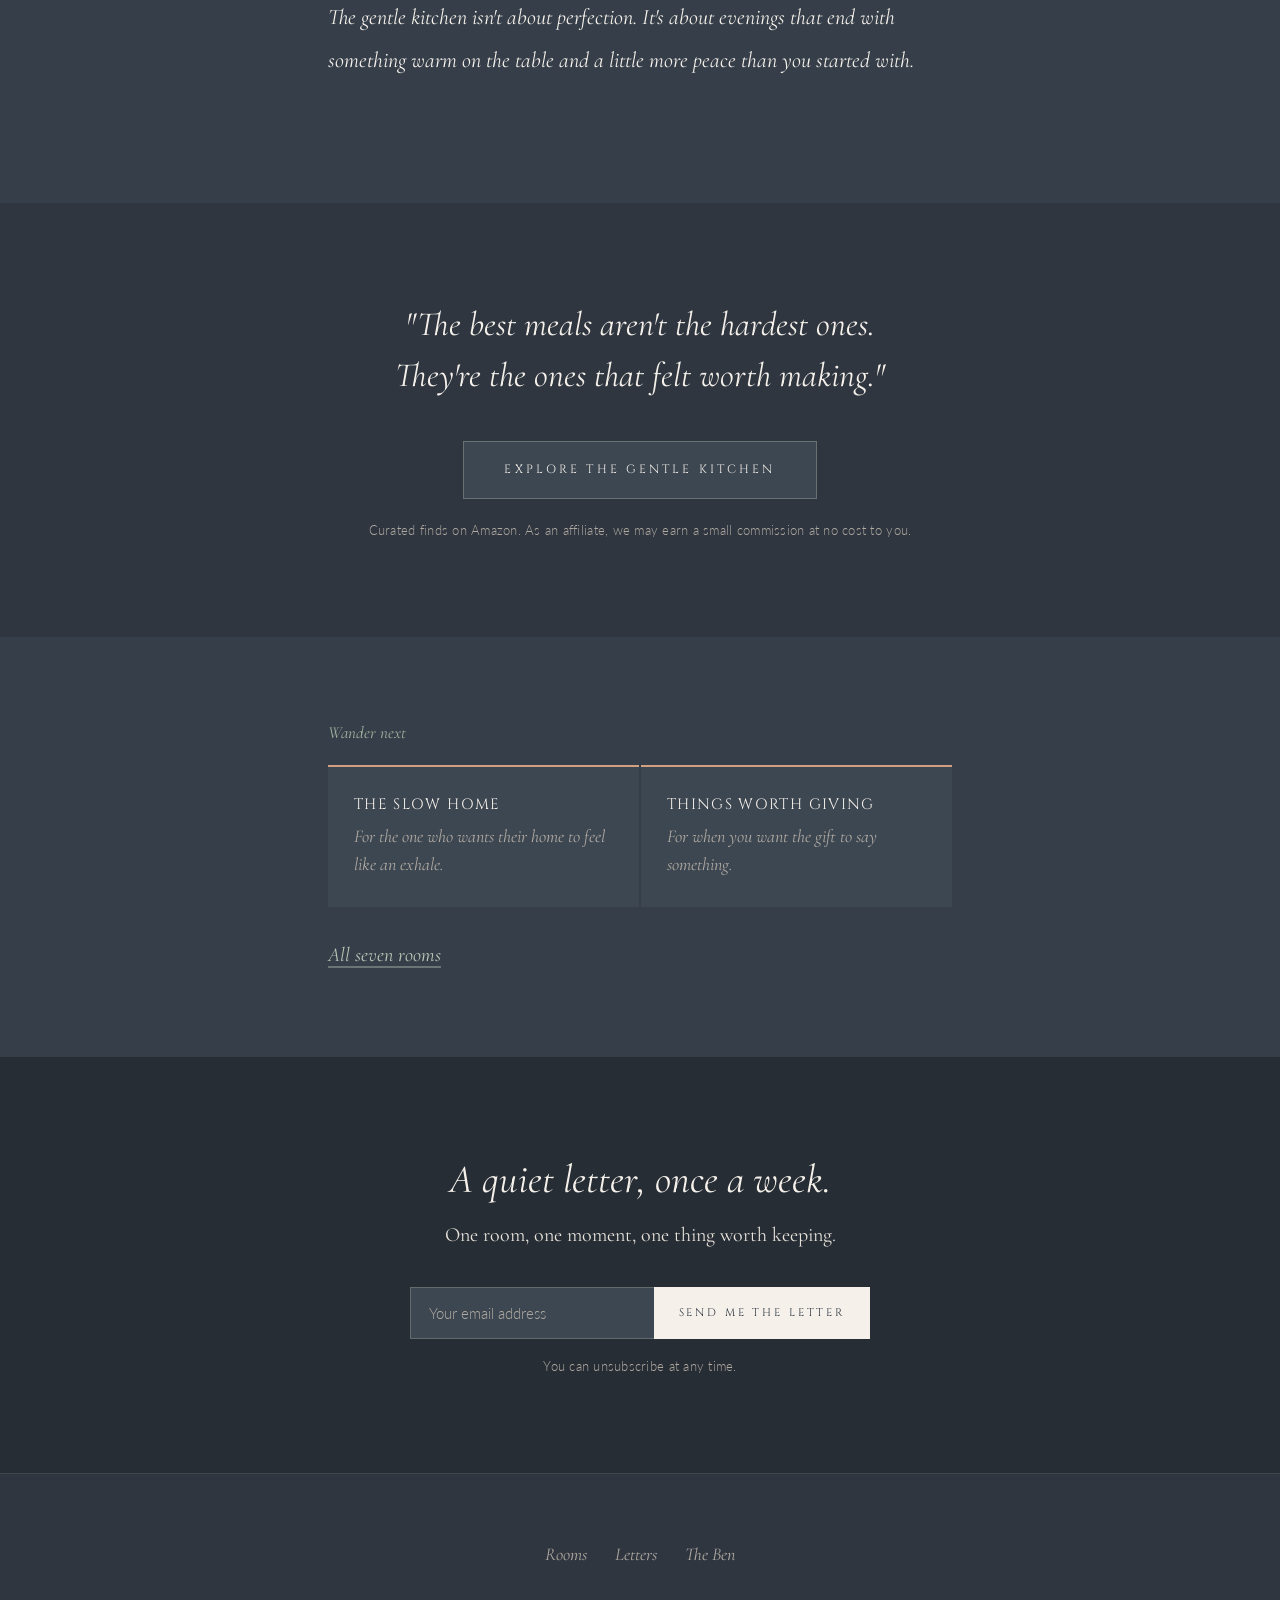
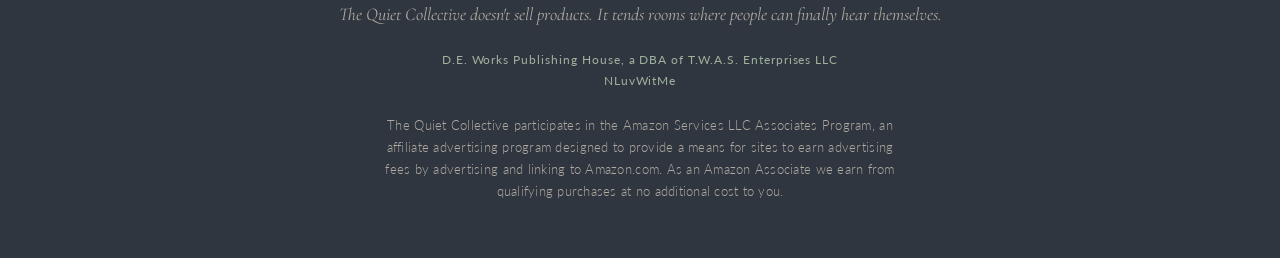
<file: the-gentle-kitchen.html>
<!DOCTYPE html>
<html lang="en">
<head>
<meta charset="UTF-8">
<meta name="viewport" content="width=device-width, initial-scale=1.0">
<title>The Gentle Kitchen — Easy Dinner Ideas and Kitchen Finds for Softer Evenings | The Quiet Collective</title>
<meta name="description" content="For the one who finds peace in the making. Easy dinner ideas, comfort cooking finds, and kitchen essentials that turn the kitchen into a quiet ritual.">
<meta name="robots" content="index, follow, max-image-preview:large">
<meta name="theme-color" content="#2f3640">
<link rel="canonical" href="https://thequietcollectiveco.com/the-gentle-kitchen">
<link rel="icon" href="/assets/favicon.svg" type="image/svg+xml">
<link rel="alternate" type="application/rss+xml" title="The Quiet Collective letters" href="/feed.xml">
<meta property="og:site_name" content="The Quiet Collective">
<meta property="og:type" content="website">
<meta property="og:title" content="The Gentle Kitchen | The Quiet Collective">
<meta property="og:description" content="For the one who finds peace in the making. Tools that turn the kitchen into a quiet ritual.">
<meta property="og:url" content="https://thequietcollectiveco.com/the-gentle-kitchen">
<meta property="og:image" content="https://thequietcollectiveco.com/assets/og-default.png">
<meta name="twitter:card" content="summary_large_image">
<meta name="twitter:title" content="The Gentle Kitchen | The Quiet Collective">
<meta name="twitter:description" content="For the one who finds peace in the making. Tools that turn the kitchen into a quiet ritual.">
<meta name="twitter:image" content="https://thequietcollectiveco.com/assets/og-default.png">
<link rel="preconnect" href="https://fonts.googleapis.com"><link rel="preconnect" href="https://fonts.gstatic.com" crossorigin><link href="https://fonts.googleapis.com/css2?family=Cormorant+Garamond:ital,wght@0,300;0,400;0,600;1,300;1,400;1,600&family=Cinzel:wght@400;600&family=Lato:wght@300;400&display=swap" rel="stylesheet">
<link rel="stylesheet" href="/assets/tqc.css">
<script type="application/ld+json">{"@context": "https://schema.org", "@graph": [{"@type": "CollectionPage", "@id": "https://thequietcollectiveco.com/the-gentle-kitchen#page", "url": "https://thequietcollectiveco.com/the-gentle-kitchen", "name": "The Gentle Kitchen", "description": "For the one who finds peace in the making. Easy dinner ideas, comfort cooking finds, and kitchen essentials that turn the kitchen into a quiet ritual.", "isPartOf": {"@id": "https://thequietcollectiveco.com/#website"}}]}</script><script type="application/ld+json">{"@context": "https://schema.org", "@type": "BreadcrumbList", "itemListElement": [{"@type": "ListItem", "position": 1, "name": "The Quiet Collective", "item": "https://thequietcollectiveco.com/"}, {"@type": "ListItem", "position": 2, "name": "The Gentle Kitchen", "item": "https://thequietcollectiveco.com/the-gentle-kitchen"}]}</script>
</head>
<body data-room="kitchen">
<header class="site-nav"><a class="brand" href="/">The Quiet Collective</a><nav aria-label="Primary"><a href="/#rooms">Rooms</a><a href="/letters">Letters</a><a href="/the-ben">The Ben</a></nav></header>
<section class="hero " data-fx="steam"><div class="glow"></div><div class="shaft"></div><div class="fx"></div><div class="veil"></div><div class="hero-copy"><p class="when">Room four, 7 p.m.</p>
<h1>The Gentle<br/>Kitchen</h1><p class="subline">For the one who finds peace in the making.</p></div></section>

<section class="band-section room-glow"><div class="container">
<span class="label">The room</span>
<div class="prose"><p>There's a version of this that isn't a chore. Where the cutting and the stirring and the waiting becomes the thing you needed — not the thing standing between you and rest.</p><p>The kitchen, at its quietest, is one of the most meditative rooms in the house. A place where the hands can work while the mind finally slows. Where a simple meal becomes an act of care — for yourself, for the people at your table.</p><div class="condition"><span class="label">The condition</span><p>"I don't need a complicated dinner. I need an easy one that still feels like I made something."</p></div><p>This room is for the one who already knows that. The one who finds something restorative in the ritual of cooking — when the tools cooperate and the recipe doesn't fight back.</p><p><em>The gentle kitchen isn't about perfection. It's about evenings that end with something warm on the table and a little more peace than you started with.</em></p></div></div></section>



<section class="band-section on-ink" style="text-align:center"><div class="container">
<p style="font-style:italic;color:var(--parchment);font-size:clamp(24px,3.6vw,34px);line-height:1.5;margin-bottom:40px;text-wrap:balance">"The best meals aren't the hardest ones.<br/>They're the ones that felt worth making."</p>
<a href="https://amzn.to/4vpvBOc" class="btn" target="_blank" rel="sponsored nofollow noopener">Explore The Gentle Kitchen</a>
<p class="fineprint" style="margin-top:20px">Curated finds on Amazon. As an affiliate, we may earn a small commission at no cost to you.</p></div></section>

<section class="wander"><div class="container"><span class="label">Wander next</span>
<div class="wander-list"><a href="/the-slow-home"><span class="name">The Slow Home</span><span class="desc">For the one who wants their home to feel like an exhale.</span></a><a href="/things-worth-giving"><span class="name">Things Worth Giving</span><span class="desc">For when you want the gift to say something.</span></a></div>
<p class="wander-all"><a class="textlink" href="/#rooms">All seven rooms</a></p></div></section>

<section class="subscribe" data-subscribe hidden><div class="container"><h2>A quiet letter, once a week.</h2><p class="lede">One room, one moment, one thing worth keeping.</p><form class="sub-form" method="post" target="_blank" rel="noopener"><label class="sr" for="sub-email">Email address</label><input id="sub-email" type="email" name="email" placeholder="Your email address" required autocomplete="email"><input type="hidden" name="first_url" value=""><button class="btn solid" type="submit">Send me the letter</button></form><p class="fineprint">You can unsubscribe at any time.</p></div></section>
<footer><nav class="foot-nav" aria-label="Footer"><a href="/#rooms">Rooms</a><a href="/letters">Letters</a><a href="/the-ben">The Ben</a></nav><p class="foot-line">The Quiet Collective doesn't sell products. It tends rooms where people can finally hear themselves.</p><p class="credit">D.E. Works Publishing House, a DBA of T.W.A.S. Enterprises LLC<br>NLuvWitMe</p><p class="fineprint">The Quiet Collective participates in the Amazon Services LLC Associates Program, an affiliate advertising program designed to provide a means for sites to earn advertising fees by advertising and linking to Amazon.com. As an Amazon Associate we earn from qualifying purchases at no additional cost to you.</p></footer>
<script src="/assets/tqc.js" defer></script>
</body></html>
</file>
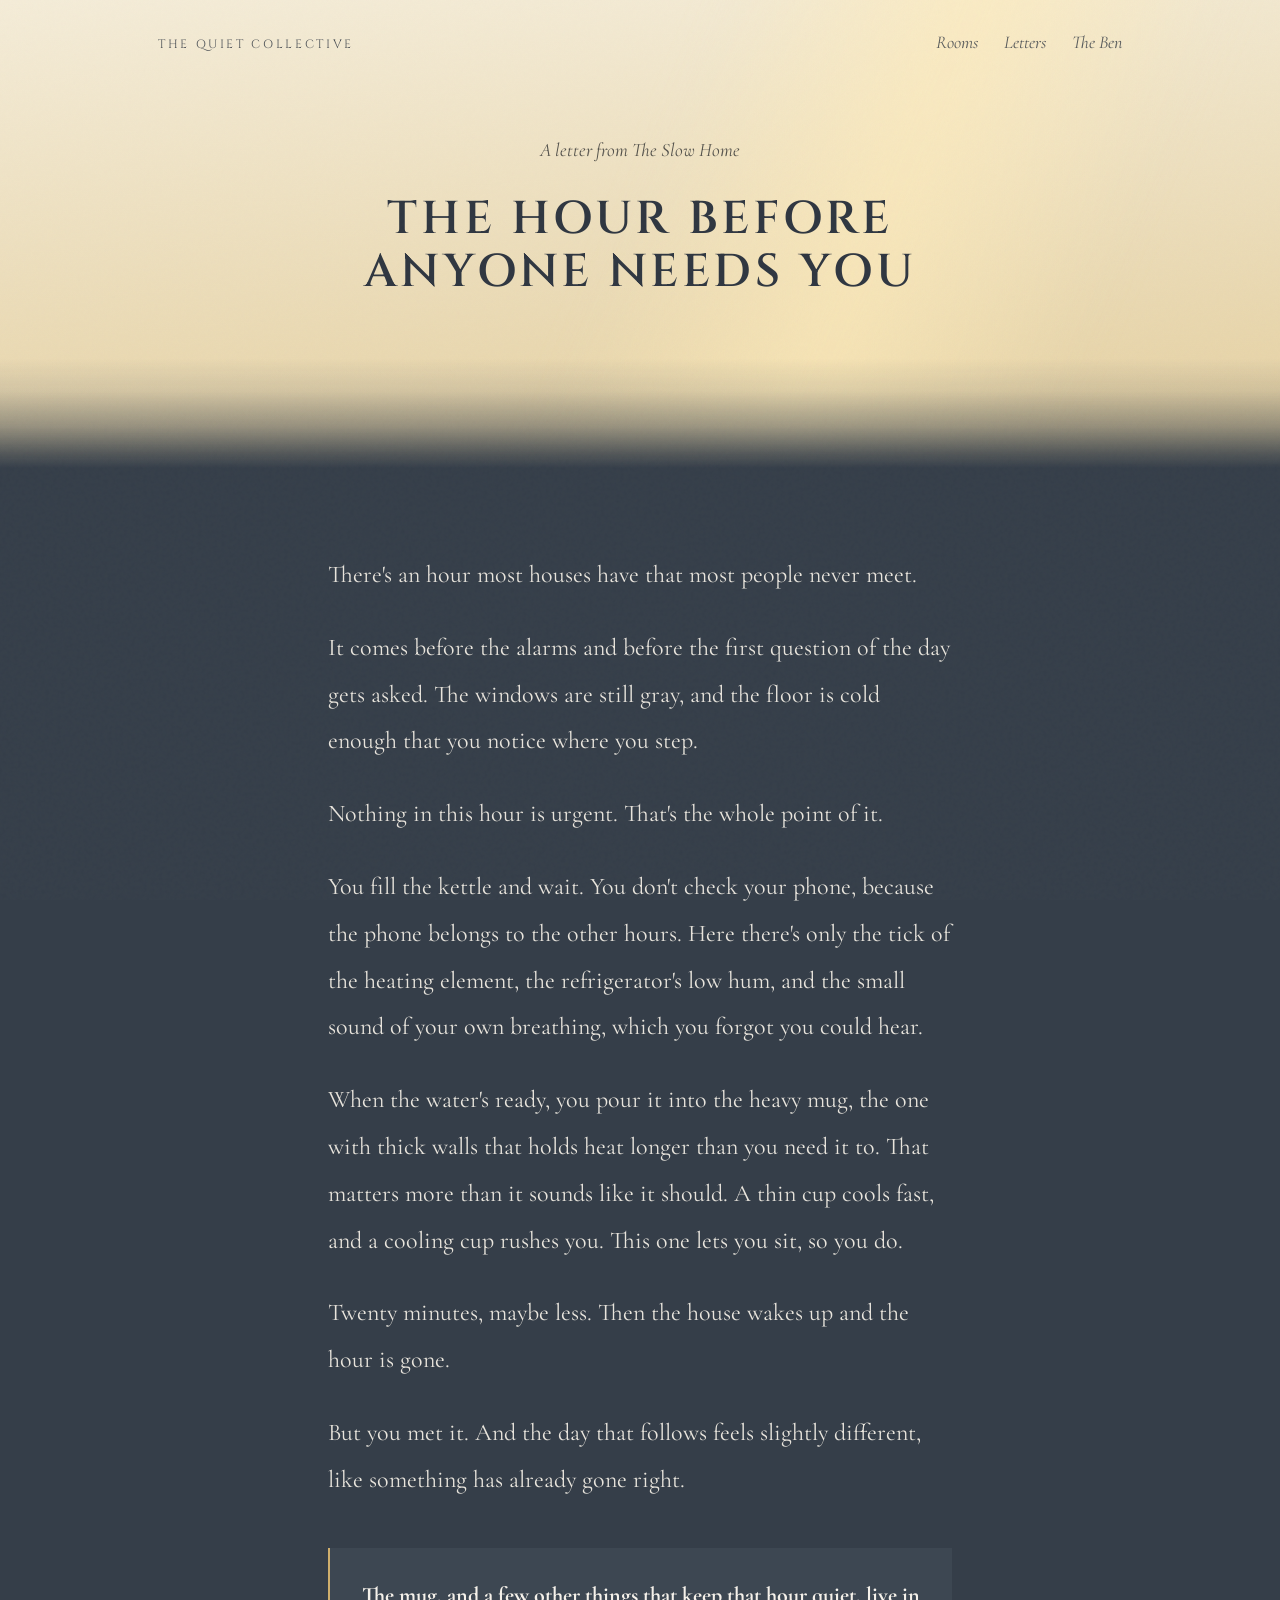
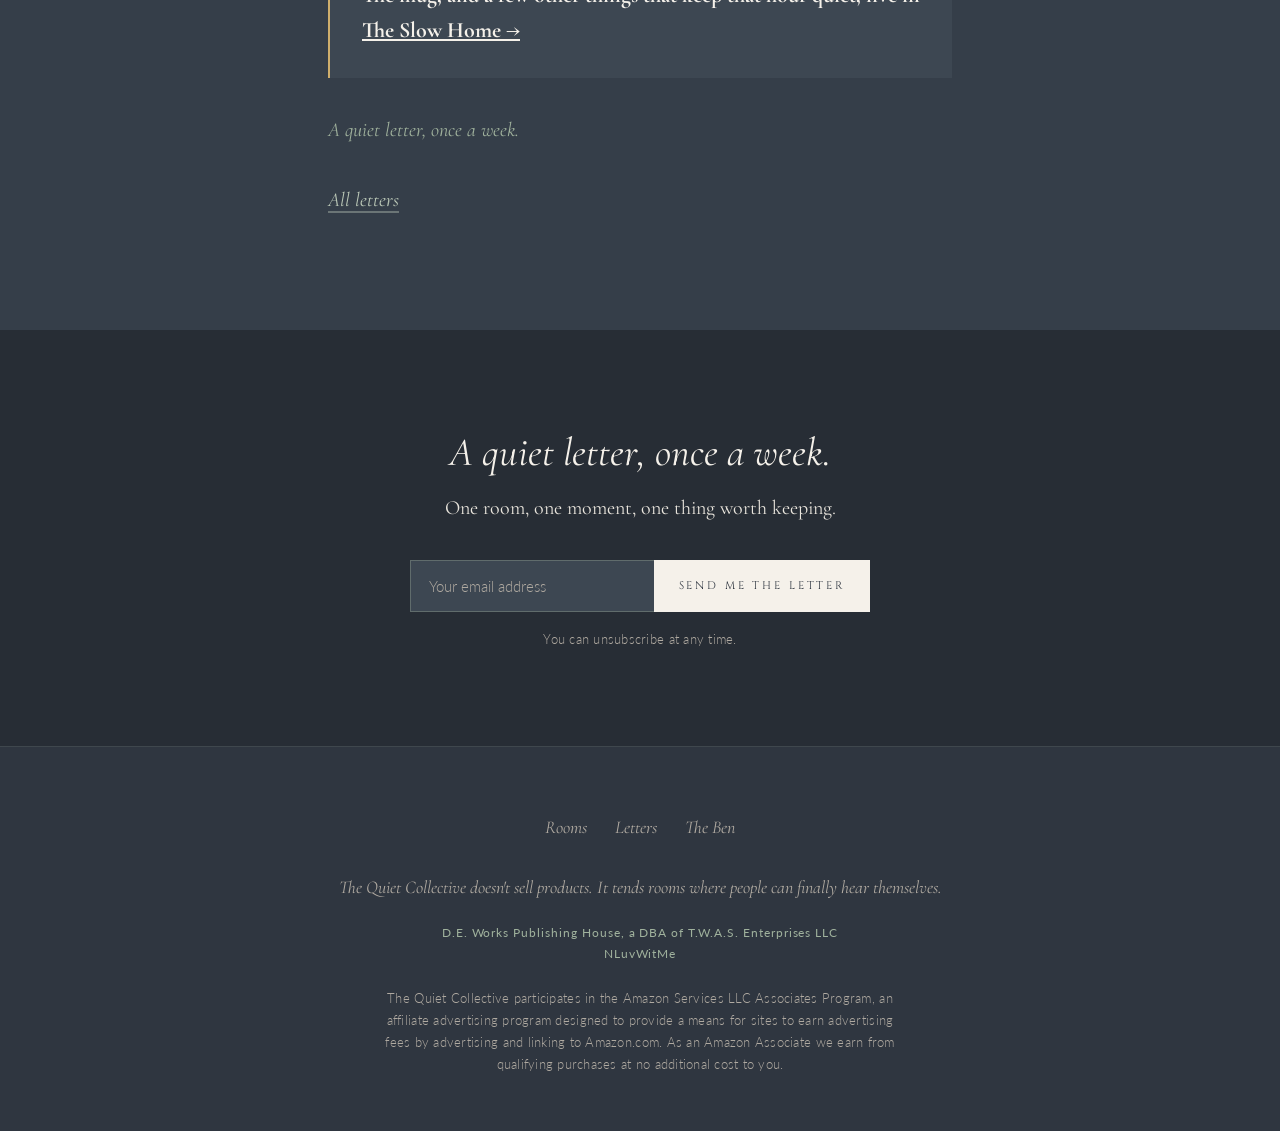
<file: the-hour-before-anyone-needs-you.html>
<!DOCTYPE html>
<html lang="en">
<head>
<meta charset="UTF-8">
<meta name="viewport" content="width=device-width, initial-scale=1.0">
<title>The Hour Before Anyone Needs You | The Quiet Collective</title>
<meta name="description" content="There&#x27;s an hour most houses have that most people never meet.">
<meta name="robots" content="index, follow, max-image-preview:large">
<meta name="theme-color" content="#2f3640">
<link rel="canonical" href="https://thequietcollectiveco.com/letters/the-hour-before-anyone-needs-you">
<link rel="icon" href="/assets/favicon.svg" type="image/svg+xml">
<link rel="alternate" type="application/rss+xml" title="The Quiet Collective letters" href="/feed.xml">
<meta property="og:site_name" content="The Quiet Collective">
<meta property="og:type" content="article">
<meta property="og:title" content="The Hour Before Anyone Needs You">
<meta property="og:description" content="There&#x27;s an hour most houses have that most people never meet.">
<meta property="og:url" content="https://thequietcollectiveco.com/letters/the-hour-before-anyone-needs-you">
<meta property="og:image" content="https://thequietcollectiveco.com/assets/og-default.png">
<meta name="twitter:card" content="summary_large_image">
<meta name="twitter:title" content="The Hour Before Anyone Needs You">
<meta name="twitter:description" content="There&#x27;s an hour most houses have that most people never meet.">
<meta name="twitter:image" content="https://thequietcollectiveco.com/assets/og-default.png">
<link rel="preconnect" href="https://fonts.googleapis.com"><link rel="preconnect" href="https://fonts.gstatic.com" crossorigin><link href="https://fonts.googleapis.com/css2?family=Cormorant+Garamond:ital,wght@0,300;0,400;0,600;1,300;1,400;1,600&family=Cinzel:wght@400;600&family=Lato:wght@300;400&display=swap" rel="stylesheet">
<link rel="stylesheet" href="/assets/tqc.css">
<script type="application/ld+json">{"@context": "https://schema.org", "@graph": [{"@type": "Article", "@id": "https://thequietcollectiveco.com/letters/the-hour-before-anyone-needs-you#article", "headline": "The Hour Before Anyone Needs You", "description": "There's an hour most houses have that most people never meet.", "datePublished": "2026-11-12", "dateModified": "2026-11-12", "url": "https://thequietcollectiveco.com/letters/the-hour-before-anyone-needs-you", "mainEntityOfPage": "https://thequietcollectiveco.com/letters/the-hour-before-anyone-needs-you", "articleSection": "The Slow Home", "inLanguage": "en", "image": "https://thequietcollectiveco.com/assets/og-default.png", "author": {"@id": "https://thequietcollectiveco.com/#org"}, "publisher": {"@id": "https://thequietcollectiveco.com/#org"}, "isPartOf": {"@id": "https://thequietcollectiveco.com/#website"}}, {"@type": "Organization", "@id": "https://thequietcollectiveco.com/#org", "name": "The Quiet Collective", "url": "https://thequietcollectiveco.com/"}]}</script><script type="application/ld+json">{"@context": "https://schema.org", "@type": "BreadcrumbList", "itemListElement": [{"@type": "ListItem", "position": 1, "name": "The Quiet Collective", "item": "https://thequietcollectiveco.com/"}, {"@type": "ListItem", "position": 2, "name": "Letters", "item": "https://thequietcollectiveco.com/letters"}, {"@type": "ListItem", "position": 3, "name": "The Hour Before Anyone Needs You", "item": "https://thequietcollectiveco.com/letters/the-hour-before-anyone-needs-you"}]}</script>
</head>
<body data-room="home">
<header class="site-nav"><a class="brand" href="/">The Quiet Collective</a><nav aria-label="Primary"><a href="/#rooms">Rooms</a><a href="/letters">Letters</a><a href="/the-ben">The Ben</a></nav></header>
<section class="hero short" data-fx="motes"><div class="glow"></div><div class="shaft"></div><div class="fx"></div><div class="veil"></div><div class="hero-copy"><p class="when">A letter from The Slow Home</p>
<h1 style="font-size:clamp(28px,5vw,46px)">The Hour Before Anyone Needs You</h1></div></section>
<article class="letter-body"><div class="container">
<div class="prose"><p>There&#x27;s an hour most houses have that most people never meet.</p><p>It comes before the alarms and before the first question of the day gets asked. The windows are still gray, and the floor is cold enough that you notice where you step.</p><p>Nothing in this hour is urgent. That&#x27;s the whole point of it.</p><p>You fill the kettle and wait. You don&#x27;t check your phone, because the phone belongs to the other hours. Here there&#x27;s only the tick of the heating element, the refrigerator&#x27;s low hum, and the small sound of your own breathing, which you forgot you could hear.</p><p>When the water&#x27;s ready, you pour it into the heavy mug, the one with thick walls that holds heat longer than you need it to. That matters more than it sounds like it should. A thin cup cools fast, and a cooling cup rushes you. This one lets you sit, so you do.</p><p>Twenty minutes, maybe less. Then the house wakes up and the hour is gone.</p><p>But you met it. And the day that follows feels slightly different, like something has already gone right.</p></div>
<p class="letter-door"><strong>The mug, and a few other things that keep that hour quiet, live in <a href="/the-slow-home">The Slow Home →</a></strong></p>
<p style="margin-top:34px;font-style:italic;color:var(--sage-light)">A quiet letter, once a week.</p>
<p style="margin-top:34px"><a class="textlink" href="/letters">All letters</a></p></div></article>
<div style="height:72px;background:var(--ink-soft)"></div>
<section class="subscribe" data-subscribe hidden><div class="container"><h2>A quiet letter, once a week.</h2><p class="lede">One room, one moment, one thing worth keeping.</p><form class="sub-form" method="post" target="_blank" rel="noopener"><label class="sr" for="sub-email">Email address</label><input id="sub-email" type="email" name="email" placeholder="Your email address" required autocomplete="email"><input type="hidden" name="first_url" value=""><button class="btn solid" type="submit">Send me the letter</button></form><p class="fineprint">You can unsubscribe at any time.</p></div></section>
<footer><nav class="foot-nav" aria-label="Footer"><a href="/#rooms">Rooms</a><a href="/letters">Letters</a><a href="/the-ben">The Ben</a></nav><p class="foot-line">The Quiet Collective doesn't sell products. It tends rooms where people can finally hear themselves.</p><p class="credit">D.E. Works Publishing House, a DBA of T.W.A.S. Enterprises LLC<br>NLuvWitMe</p><p class="fineprint">The Quiet Collective participates in the Amazon Services LLC Associates Program, an affiliate advertising program designed to provide a means for sites to earn advertising fees by advertising and linking to Amazon.com. As an Amazon Associate we earn from qualifying purchases at no additional cost to you.</p></footer>
<script src="/assets/tqc.js" defer></script>
</body></html>
</file>
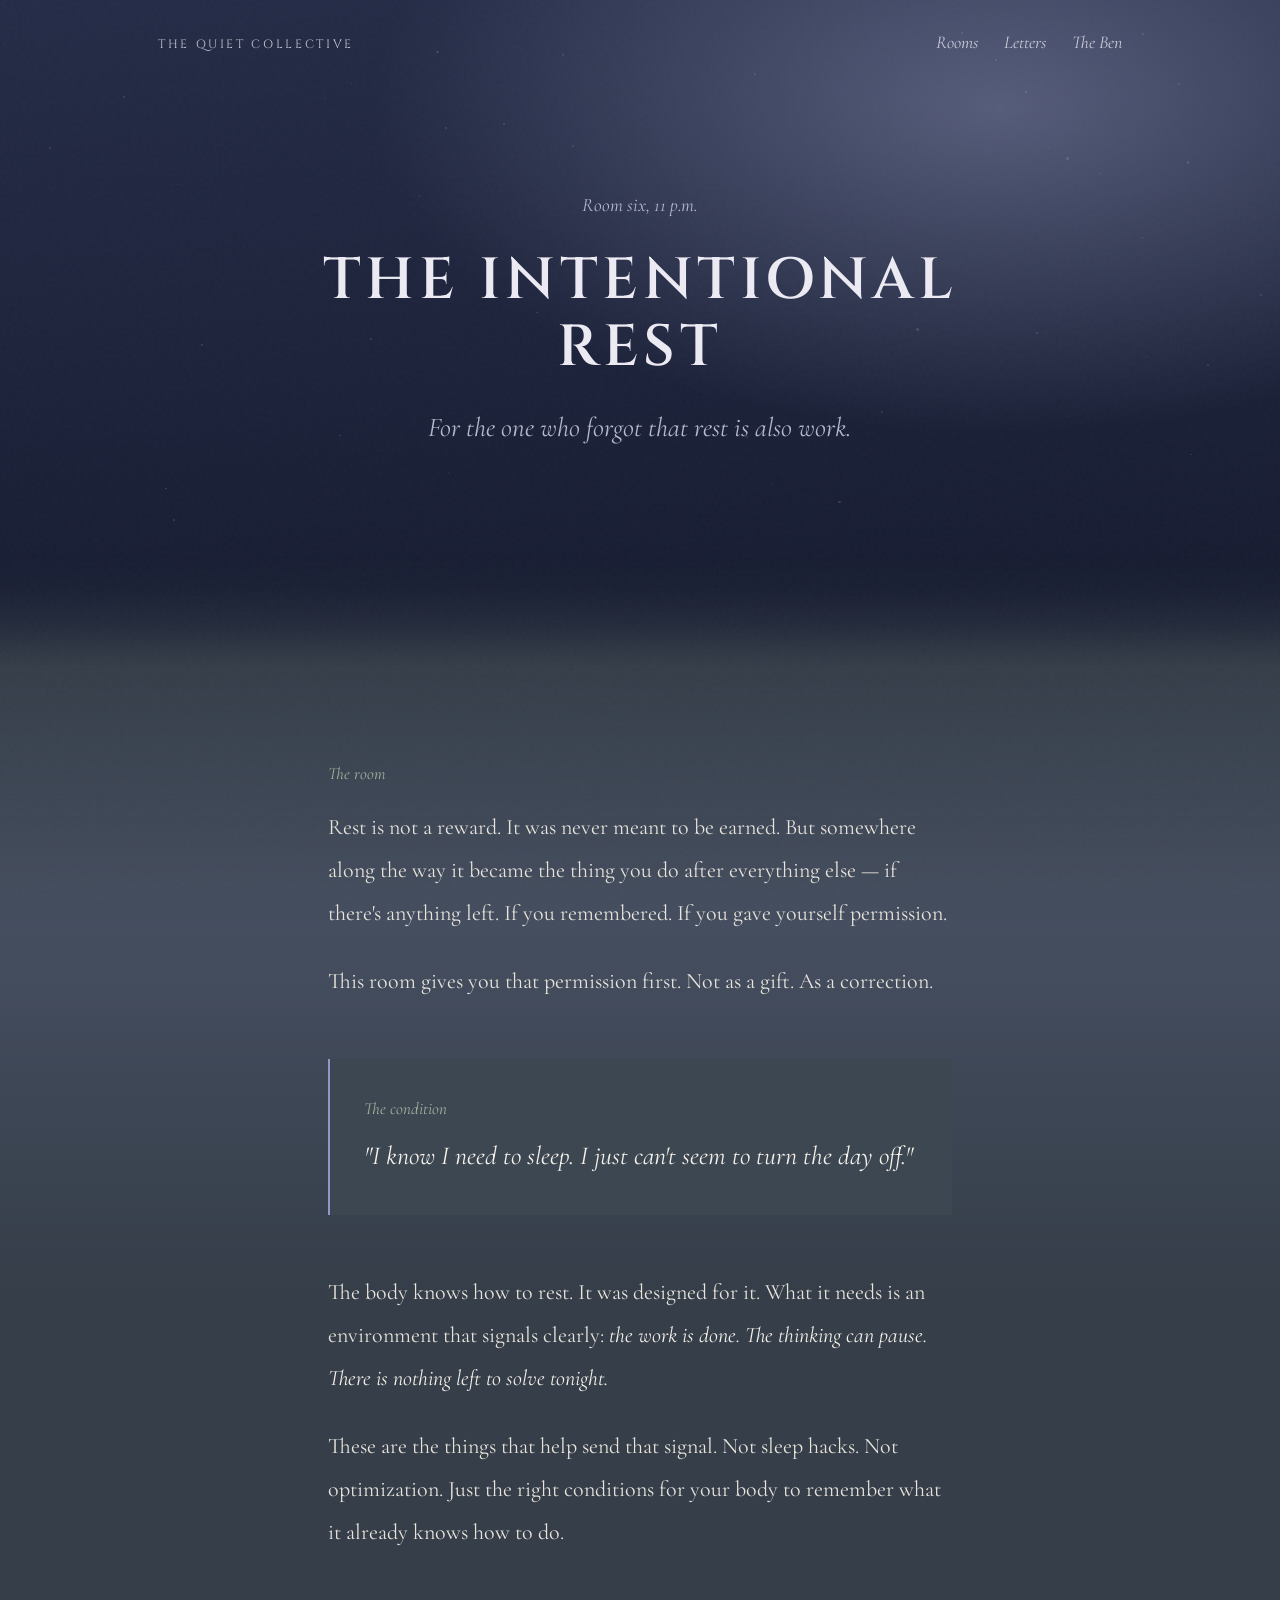
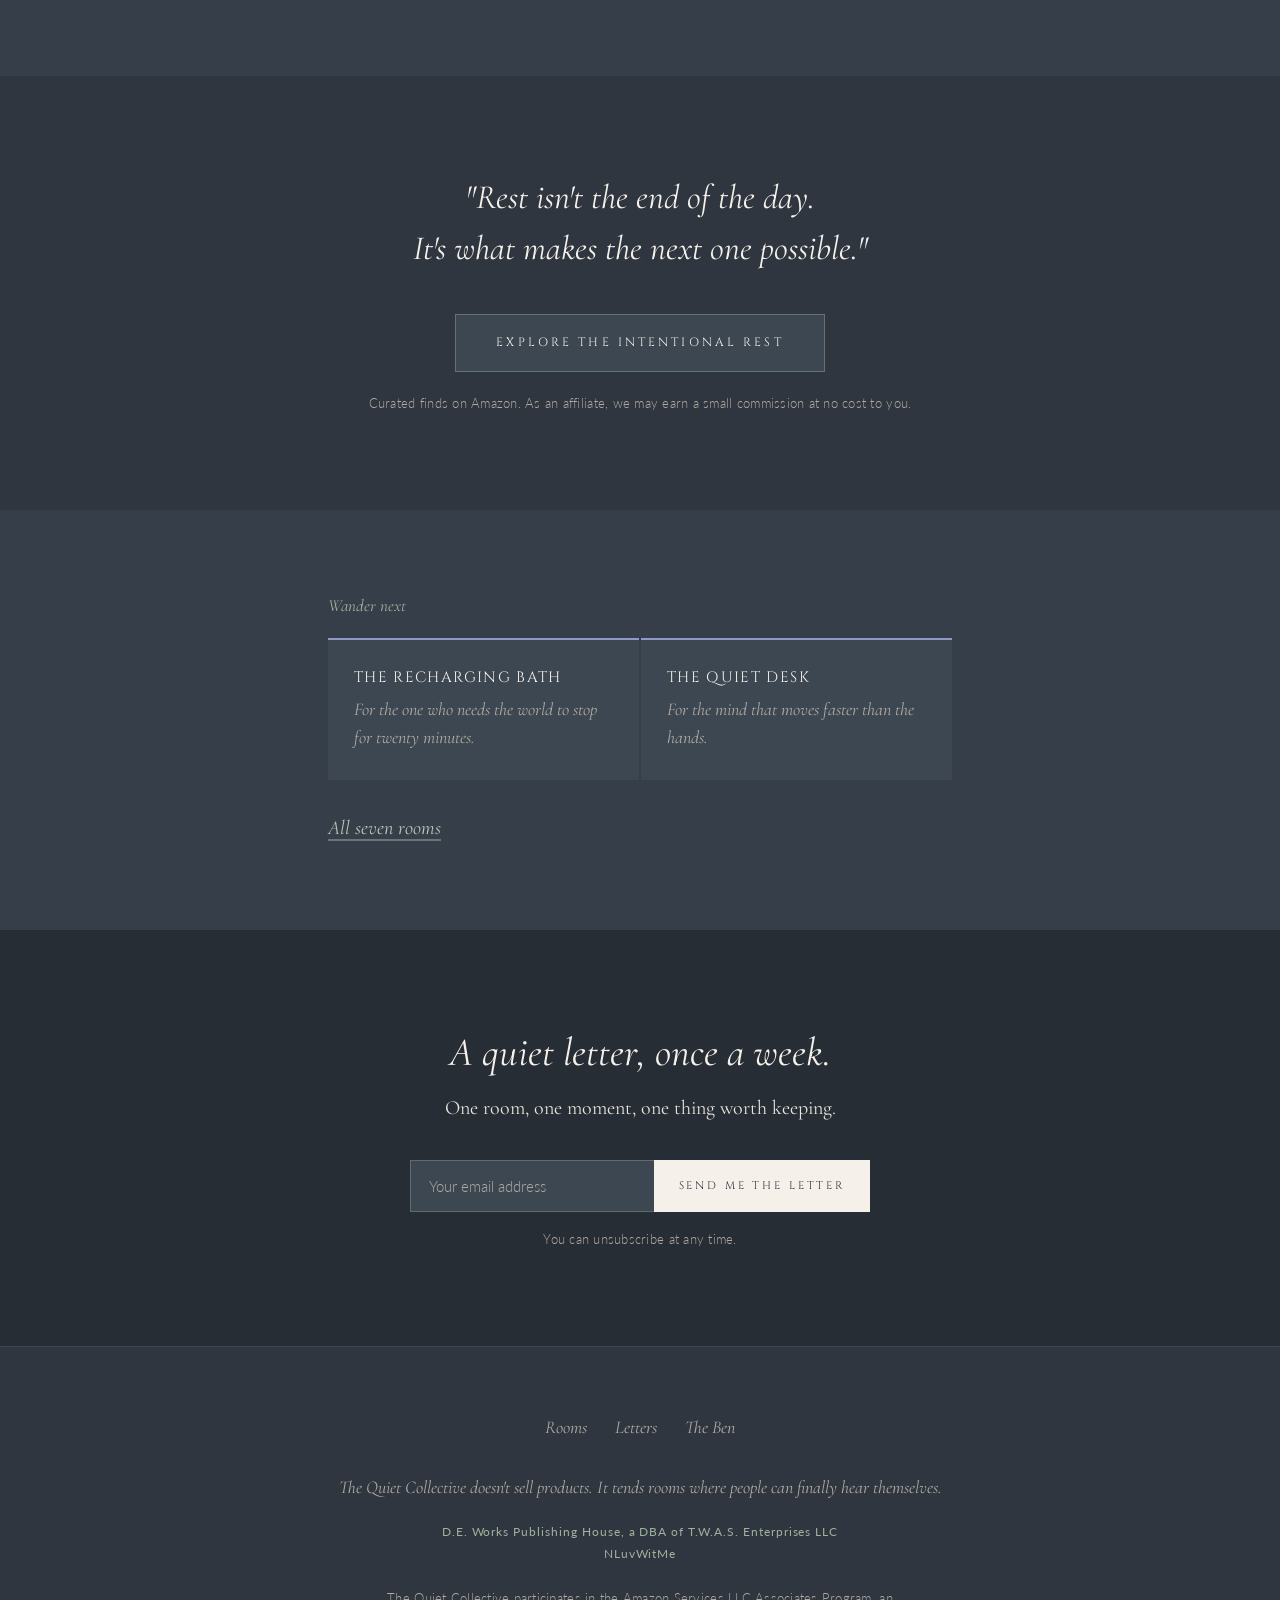
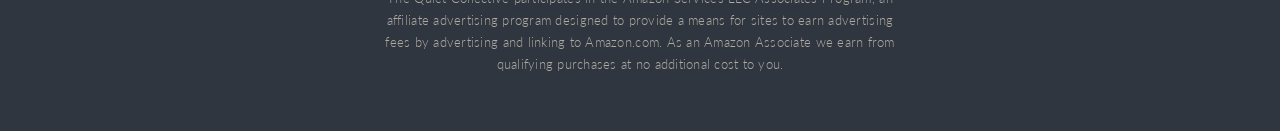
<file: the-intentional-rest.html>
<!DOCTYPE html>
<html lang="en">
<head>
<meta charset="UTF-8">
<meta name="viewport" content="width=device-width, initial-scale=1.0">
<title>The Intentional Rest — Sleep Essentials and Night Routine Finds | The Quiet Collective</title>
<meta name="description" content="For the one who forgot that rest is also work. Sleep tips, weighted blanket finds, and bedtime routine essentials that make the permission to stop feel earned.">
<meta name="robots" content="index, follow, max-image-preview:large">
<meta name="theme-color" content="#2f3640">
<link rel="canonical" href="https://thequietcollectiveco.com/the-intentional-rest">
<link rel="icon" href="/assets/favicon.svg" type="image/svg+xml">
<link rel="alternate" type="application/rss+xml" title="The Quiet Collective letters" href="/feed.xml">
<meta property="og:site_name" content="The Quiet Collective">
<meta property="og:type" content="website">
<meta property="og:title" content="The Intentional Rest | The Quiet Collective">
<meta property="og:description" content="For the one who forgot that rest is also work. Things that make the permission to stop feel earned.">
<meta property="og:url" content="https://thequietcollectiveco.com/the-intentional-rest">
<meta property="og:image" content="https://thequietcollectiveco.com/assets/og-default.png">
<meta name="twitter:card" content="summary_large_image">
<meta name="twitter:title" content="The Intentional Rest | The Quiet Collective">
<meta name="twitter:description" content="For the one who forgot that rest is also work. Things that make the permission to stop feel earned.">
<meta name="twitter:image" content="https://thequietcollectiveco.com/assets/og-default.png">
<link rel="preconnect" href="https://fonts.googleapis.com"><link rel="preconnect" href="https://fonts.gstatic.com" crossorigin><link href="https://fonts.googleapis.com/css2?family=Cormorant+Garamond:ital,wght@0,300;0,400;0,600;1,300;1,400;1,600&family=Cinzel:wght@400;600&family=Lato:wght@300;400&display=swap" rel="stylesheet">
<link rel="stylesheet" href="/assets/tqc.css">
<script type="application/ld+json">{"@context": "https://schema.org", "@graph": [{"@type": "CollectionPage", "@id": "https://thequietcollectiveco.com/the-intentional-rest#page", "url": "https://thequietcollectiveco.com/the-intentional-rest", "name": "The Intentional Rest", "description": "For the one who forgot that rest is also work. Sleep tips, weighted blanket finds, and bedtime routine essentials that make the permission to stop feel earned.", "isPartOf": {"@id": "https://thequietcollectiveco.com/#website"}}]}</script><script type="application/ld+json">{"@context": "https://schema.org", "@type": "BreadcrumbList", "itemListElement": [{"@type": "ListItem", "position": 1, "name": "The Quiet Collective", "item": "https://thequietcollectiveco.com/"}, {"@type": "ListItem", "position": 2, "name": "The Intentional Rest", "item": "https://thequietcollectiveco.com/the-intentional-rest"}]}</script>
</head>
<body data-room="rest">
<header class="site-nav"><a class="brand" href="/">The Quiet Collective</a><nav aria-label="Primary"><a href="/#rooms">Rooms</a><a href="/letters">Letters</a><a href="/the-ben">The Ben</a></nav></header>
<section class="hero " data-fx="stars"><div class="glow"></div><div class="shaft"></div><div class="fx"></div><div class="veil"></div><div class="hero-copy"><p class="when">Room six, 11 p.m.</p>
<h1>The Intentional<br/>Rest</h1><p class="subline">For the one who forgot that rest is also work.</p></div></section>

<section class="band-section room-glow"><div class="container">
<span class="label">The room</span>
<div class="prose"><p>Rest is not a reward. It was never meant to be earned. But somewhere along the way it became the thing you do after everything else — if there's anything left. If you remembered. If you gave yourself permission.</p><p>This room gives you that permission first. Not as a gift. As a correction.</p><div class="condition"><span class="label">The condition</span><p>"I know I need to sleep. I just can't seem to turn the day off."</p></div><p>The body knows how to rest. It was designed for it. What it needs is an environment that signals clearly: <em>the work is done. The thinking can pause. There is nothing left to solve tonight.</em></p><p>These are the things that help send that signal. Not sleep hacks. Not optimization. Just the right conditions for your body to remember what it already knows how to do.</p></div></div></section>



<section class="band-section on-ink" style="text-align:center"><div class="container">
<p style="font-style:italic;color:var(--parchment);font-size:clamp(24px,3.6vw,34px);line-height:1.5;margin-bottom:40px;text-wrap:balance">"Rest isn't the end of the day.<br/>It's what makes the next one possible."</p>
<a href="https://amzn.to/4ev5P3H" class="btn" target="_blank" rel="sponsored nofollow noopener">Explore The Intentional Rest</a>
<p class="fineprint" style="margin-top:20px">Curated finds on Amazon. As an affiliate, we may earn a small commission at no cost to you.</p></div></section>

<section class="wander"><div class="container"><span class="label">Wander next</span>
<div class="wander-list"><a href="/the-recharging-bath"><span class="name">The Recharging Bath</span><span class="desc">For the one who needs the world to stop for twenty minutes.</span></a><a href="/the-quiet-desk"><span class="name">The Quiet Desk</span><span class="desc">For the mind that moves faster than the hands.</span></a></div>
<p class="wander-all"><a class="textlink" href="/#rooms">All seven rooms</a></p></div></section>

<section class="subscribe" data-subscribe hidden><div class="container"><h2>A quiet letter, once a week.</h2><p class="lede">One room, one moment, one thing worth keeping.</p><form class="sub-form" method="post" target="_blank" rel="noopener"><label class="sr" for="sub-email">Email address</label><input id="sub-email" type="email" name="email" placeholder="Your email address" required autocomplete="email"><input type="hidden" name="first_url" value=""><button class="btn solid" type="submit">Send me the letter</button></form><p class="fineprint">You can unsubscribe at any time.</p></div></section>
<footer><nav class="foot-nav" aria-label="Footer"><a href="/#rooms">Rooms</a><a href="/letters">Letters</a><a href="/the-ben">The Ben</a></nav><p class="foot-line">The Quiet Collective doesn't sell products. It tends rooms where people can finally hear themselves.</p><p class="credit">D.E. Works Publishing House, a DBA of T.W.A.S. Enterprises LLC<br>NLuvWitMe</p><p class="fineprint">The Quiet Collective participates in the Amazon Services LLC Associates Program, an affiliate advertising program designed to provide a means for sites to earn advertising fees by advertising and linking to Amazon.com. As an Amazon Associate we earn from qualifying purchases at no additional cost to you.</p></footer>
<script src="/assets/tqc.js" defer></script>
</body></html>
</file>
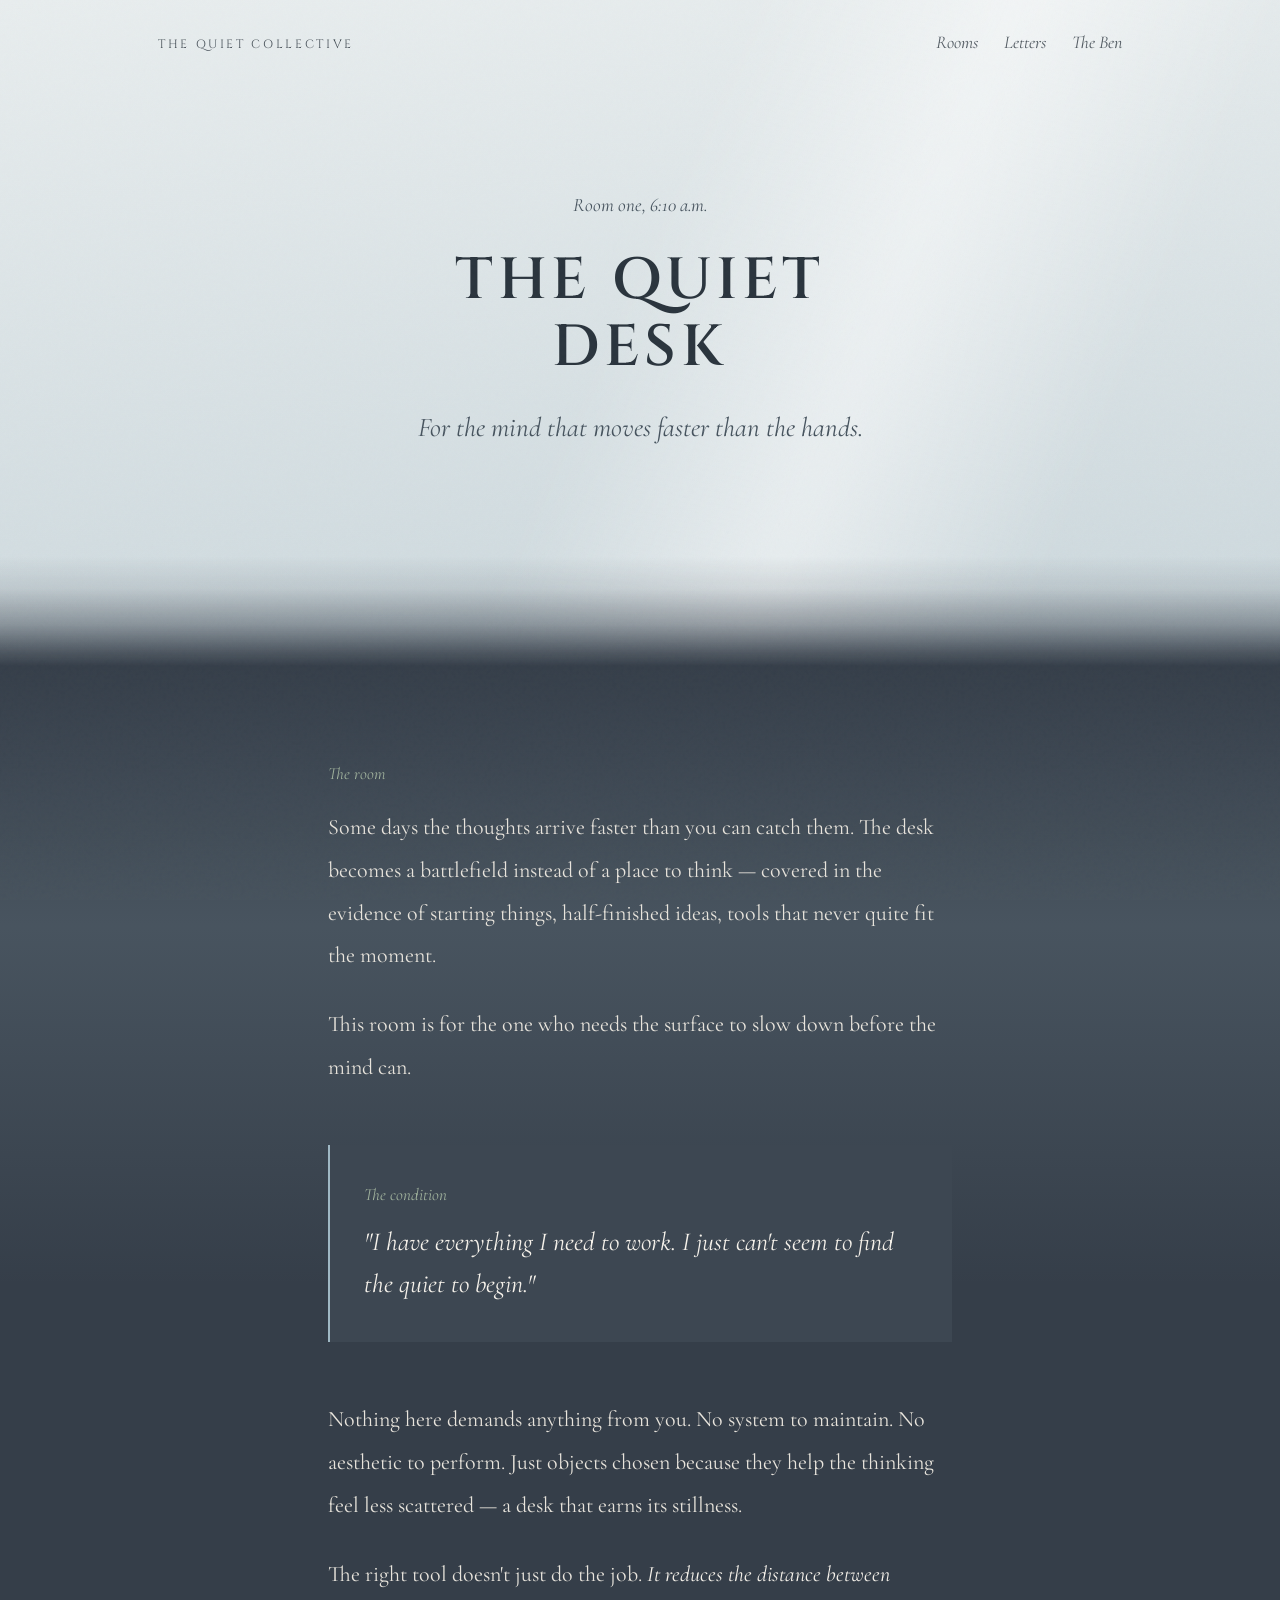
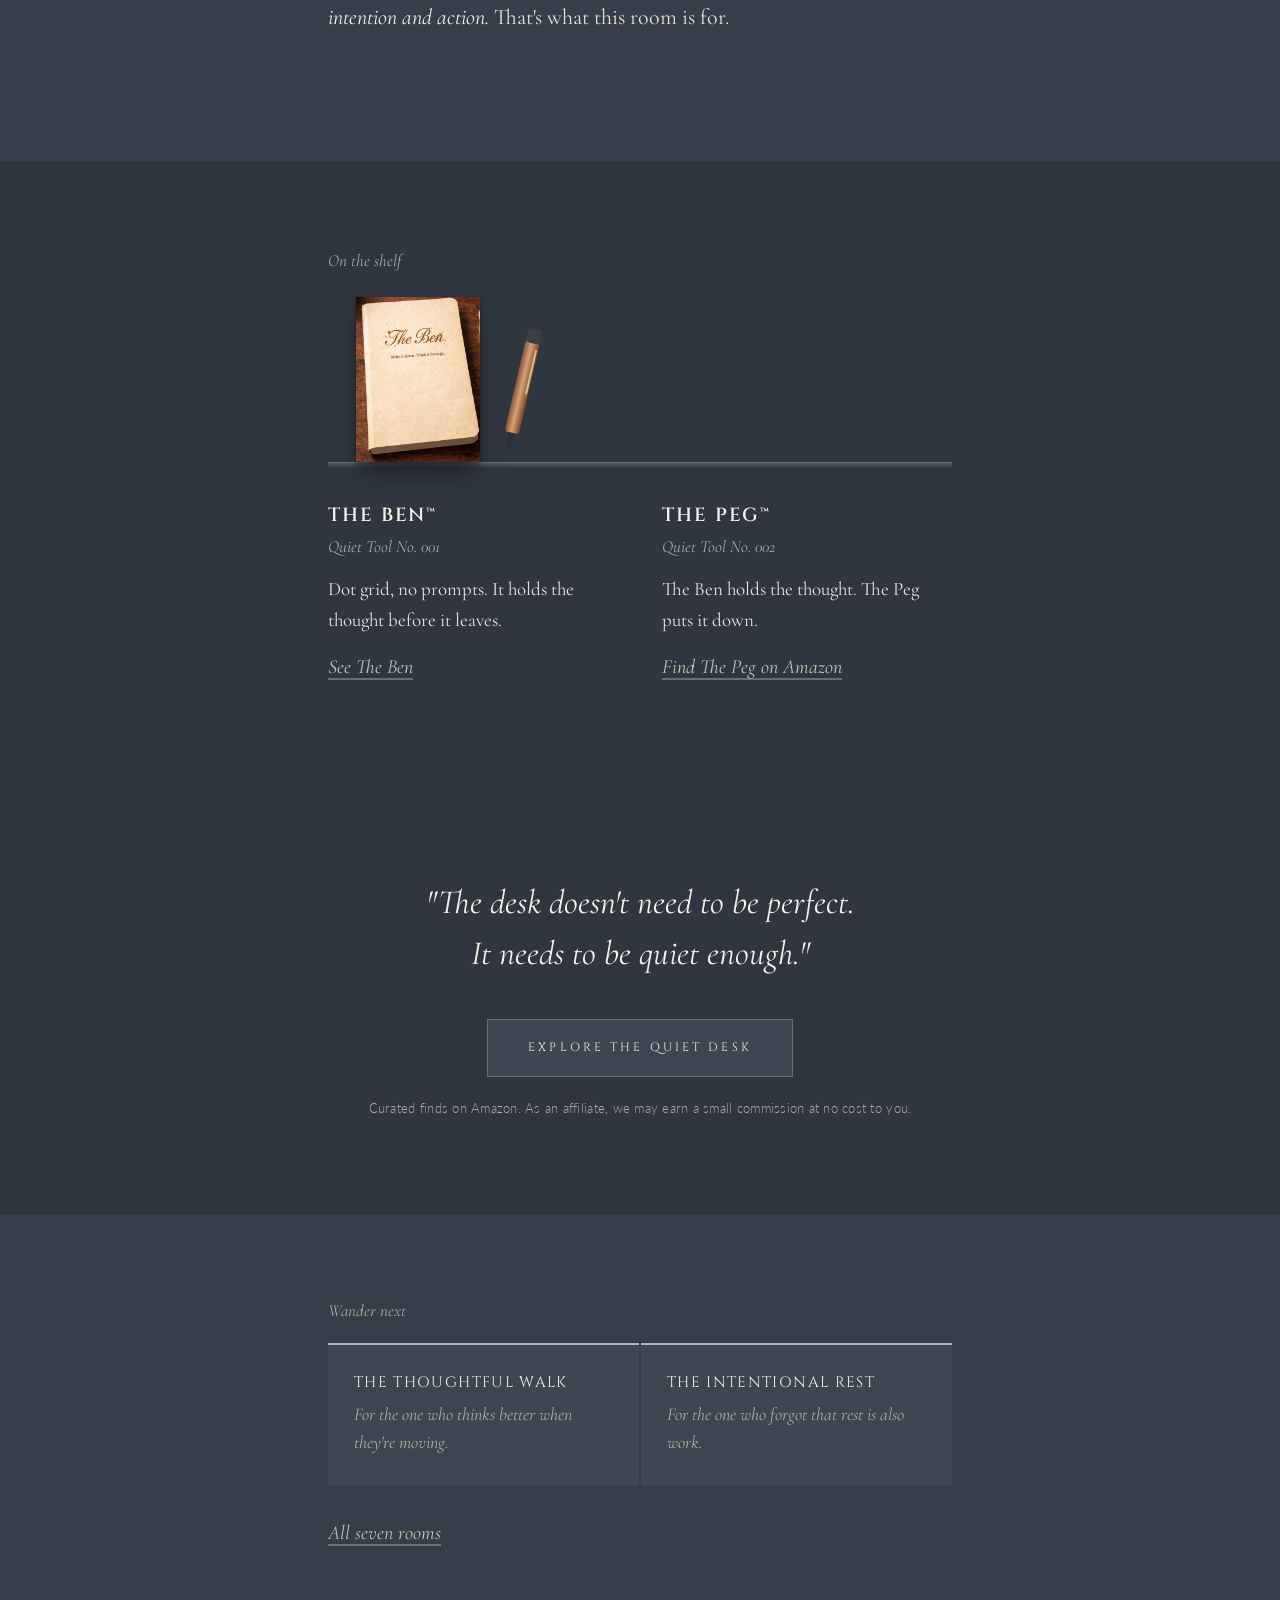
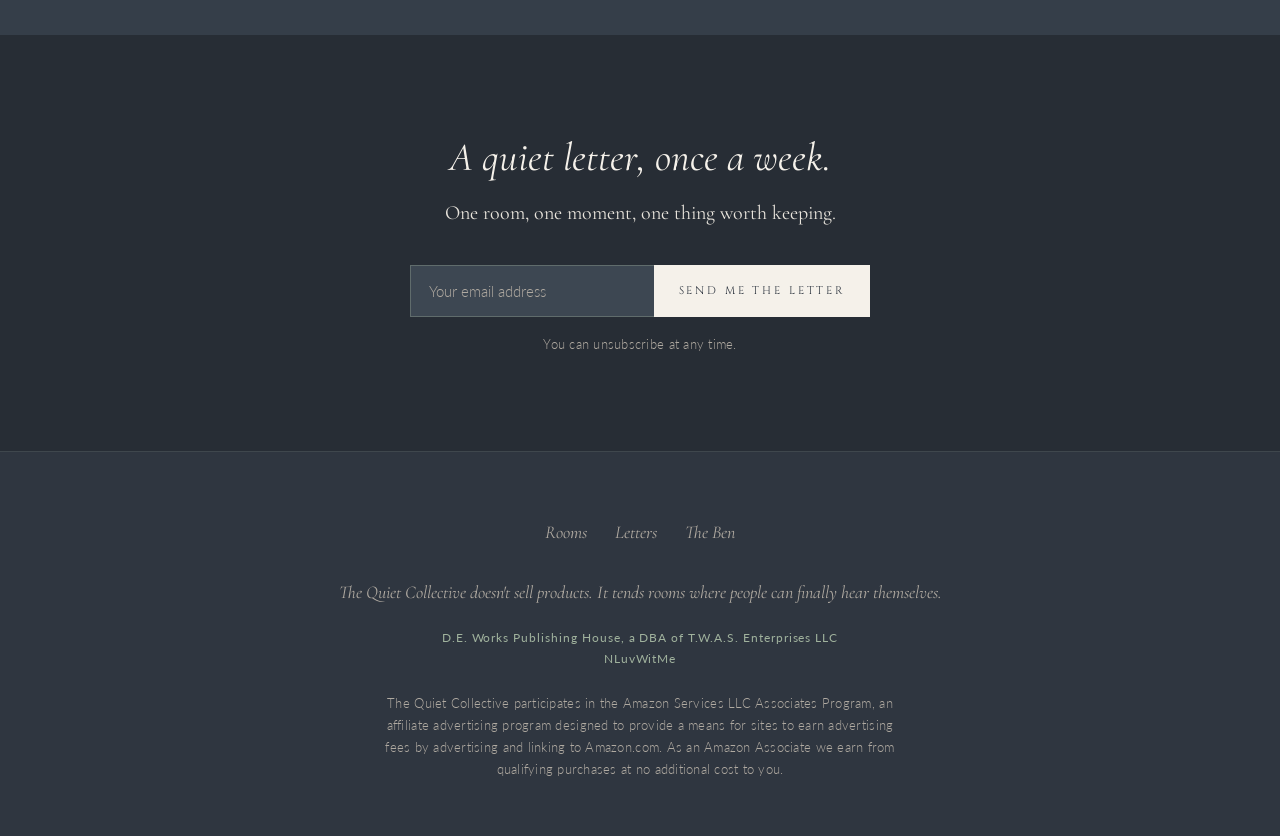
<file: the-quiet-desk.html>
<!DOCTYPE html>
<html lang="en">
<head>
<meta charset="UTF-8">
<meta name="viewport" content="width=device-width, initial-scale=1.0">
<title>The Quiet Desk — Home Office Setup for a Calmer Workspace | The Quiet Collective</title>
<meta name="description" content="For the mind that moves faster than the hands. A curated home office setup with ergonomic desk finds and workspace tools that help the desk get quiet enough to think.">
<meta name="robots" content="index, follow, max-image-preview:large">
<meta name="theme-color" content="#2f3640">
<link rel="canonical" href="https://thequietcollectiveco.com/the-quiet-desk">
<link rel="icon" href="/assets/favicon.svg" type="image/svg+xml">
<link rel="alternate" type="application/rss+xml" title="The Quiet Collective letters" href="/feed.xml">
<meta property="og:site_name" content="The Quiet Collective">
<meta property="og:type" content="website">
<meta property="og:title" content="The Quiet Desk | The Quiet Collective">
<meta property="og:description" content="For the mind that moves faster than the hands. Tools that help the desk get quiet enough to think.">
<meta property="og:url" content="https://thequietcollectiveco.com/the-quiet-desk">
<meta property="og:image" content="https://thequietcollectiveco.com/assets/og-default.png">
<meta name="twitter:card" content="summary_large_image">
<meta name="twitter:title" content="The Quiet Desk | The Quiet Collective">
<meta name="twitter:description" content="For the mind that moves faster than the hands. Tools that help the desk get quiet enough to think.">
<meta name="twitter:image" content="https://thequietcollectiveco.com/assets/og-default.png">
<link rel="preconnect" href="https://fonts.googleapis.com"><link rel="preconnect" href="https://fonts.gstatic.com" crossorigin><link href="https://fonts.googleapis.com/css2?family=Cormorant+Garamond:ital,wght@0,300;0,400;0,600;1,300;1,400;1,600&family=Cinzel:wght@400;600&family=Lato:wght@300;400&display=swap" rel="stylesheet">
<link rel="stylesheet" href="/assets/tqc.css">
<script type="application/ld+json">{"@context": "https://schema.org", "@graph": [{"@type": "CollectionPage", "@id": "https://thequietcollectiveco.com/the-quiet-desk#page", "url": "https://thequietcollectiveco.com/the-quiet-desk", "name": "The Quiet Desk", "description": "For the mind that moves faster than the hands. A curated home office setup with ergonomic desk finds and workspace tools that help the desk get quiet enough to think.", "isPartOf": {"@id": "https://thequietcollectiveco.com/#website"}}]}</script><script type="application/ld+json">{"@context": "https://schema.org", "@type": "BreadcrumbList", "itemListElement": [{"@type": "ListItem", "position": 1, "name": "The Quiet Collective", "item": "https://thequietcollectiveco.com/"}, {"@type": "ListItem", "position": 2, "name": "The Quiet Desk", "item": "https://thequietcollectiveco.com/the-quiet-desk"}]}</script>
</head>
<body data-room="desk">
<header class="site-nav"><a class="brand" href="/">The Quiet Collective</a><nav aria-label="Primary"><a href="/#rooms">Rooms</a><a href="/letters">Letters</a><a href="/the-ben">The Ben</a></nav></header>
<section class="hero " data-fx="motes"><div class="glow"></div><div class="shaft"></div><div class="fx"></div><div class="veil"></div><div class="hero-copy"><p class="when">Room one, 6:10 a.m.</p>
<h1>The Quiet<br/>Desk</h1><p class="subline">For the mind that moves faster than the hands.</p></div></section>

<section class="band-section room-glow"><div class="container">
<span class="label">The room</span>
<div class="prose"><p>Some days the thoughts arrive faster than you can catch them. The desk becomes a battlefield instead of a place to think — covered in the evidence of starting things, half-finished ideas, tools that never quite fit the moment.</p><p>This room is for the one who needs the surface to slow down before the mind can.</p><div class="condition"><span class="label">The condition</span><p>"I have everything I need to work. I just can't seem to find the quiet to begin."</p></div><p>Nothing here demands anything from you. No system to maintain. No aesthetic to perform. Just objects chosen because they help the thinking feel less scattered — a desk that earns its stillness.</p><p>The right tool doesn't just do the job. <em>It reduces the distance between intention and action.</em> That's what this room is for.</p></div></div></section>

<section class="shelf-section" aria-labelledby="shelf-h"><div class="container"><span class="label" id="shelf-h">On the shelf</span><div class="shelf-objects"><div class="cover" data-title="The Ben™"><img src="/assets/ben-shelf.jpg" alt="The Ben, a parchment-covered thinking pad"></div><svg class="pen" viewBox="0 0 24 150" role="img" aria-label="The Peg, a copper pen"><defs><linearGradient id="pg" x1="0" x2="1"><stop offset="0" stop-color="#85543a"/><stop offset=".45" stop-color="#d9a074"/><stop offset="1" stop-color="#744629"/></linearGradient></defs><rect x="4" y="20" width="16" height="106" rx="7" fill="url(#pg)"/><rect x="4" y="8" width="16" height="16" rx="5" fill="#3a3f46"/><rect x="16.6" y="30" width="2.2" height="50" rx="1.1" fill="#d9bb97"/><path d="M7 124h10l-5 24z" fill="#2b3139"/></svg></div><div class="shelf-board"></div><div class="shelf-notes"><div class="note"><h3>The Ben™</h3><span class="no">Quiet Tool No. 001</span><p>Dot grid, no prompts. It holds the thought before it leaves.</p><a class="textlink" href="/the-ben">See The Ben</a></div><div class="note"><h3>The Peg™</h3><span class="no">Quiet Tool No. 002</span><p>The Ben holds the thought. The Peg puts it down.</p><a class="textlink" href="https://www.amazon.com/s?k=Sharpie+S-Gel+copper+pen&tag=twas13-20" target="_blank" rel="sponsored nofollow noopener">Find The Peg on Amazon</a></div></div></div></section>

<section class="band-section on-ink" style="text-align:center"><div class="container">
<p style="font-style:italic;color:var(--parchment);font-size:clamp(24px,3.6vw,34px);line-height:1.5;margin-bottom:40px;text-wrap:balance">"The desk doesn't need to be perfect.<br/>It needs to be quiet enough."</p>
<a href="https://amzn.to/4gxJpkZ" class="btn" target="_blank" rel="sponsored nofollow noopener">Explore The Quiet Desk</a>
<p class="fineprint" style="margin-top:20px">Curated finds on Amazon. As an affiliate, we may earn a small commission at no cost to you.</p></div></section>

<section class="wander"><div class="container"><span class="label">Wander next</span>
<div class="wander-list"><a href="/the-thoughtful-walk"><span class="name">The Thoughtful Walk</span><span class="desc">For the one who thinks better when they&#x27;re moving.</span></a><a href="/the-intentional-rest"><span class="name">The Intentional Rest</span><span class="desc">For the one who forgot that rest is also work.</span></a></div>
<p class="wander-all"><a class="textlink" href="/#rooms">All seven rooms</a></p></div></section>

<section class="subscribe" data-subscribe hidden><div class="container"><h2>A quiet letter, once a week.</h2><p class="lede">One room, one moment, one thing worth keeping.</p><form class="sub-form" method="post" target="_blank" rel="noopener"><label class="sr" for="sub-email">Email address</label><input id="sub-email" type="email" name="email" placeholder="Your email address" required autocomplete="email"><input type="hidden" name="first_url" value=""><button class="btn solid" type="submit">Send me the letter</button></form><p class="fineprint">You can unsubscribe at any time.</p></div></section>
<footer><nav class="foot-nav" aria-label="Footer"><a href="/#rooms">Rooms</a><a href="/letters">Letters</a><a href="/the-ben">The Ben</a></nav><p class="foot-line">The Quiet Collective doesn't sell products. It tends rooms where people can finally hear themselves.</p><p class="credit">D.E. Works Publishing House, a DBA of T.W.A.S. Enterprises LLC<br>NLuvWitMe</p><p class="fineprint">The Quiet Collective participates in the Amazon Services LLC Associates Program, an affiliate advertising program designed to provide a means for sites to earn advertising fees by advertising and linking to Amazon.com. As an Amazon Associate we earn from qualifying purchases at no additional cost to you.</p></footer>
<script src="/assets/tqc.js" defer></script>
</body></html>
</file>
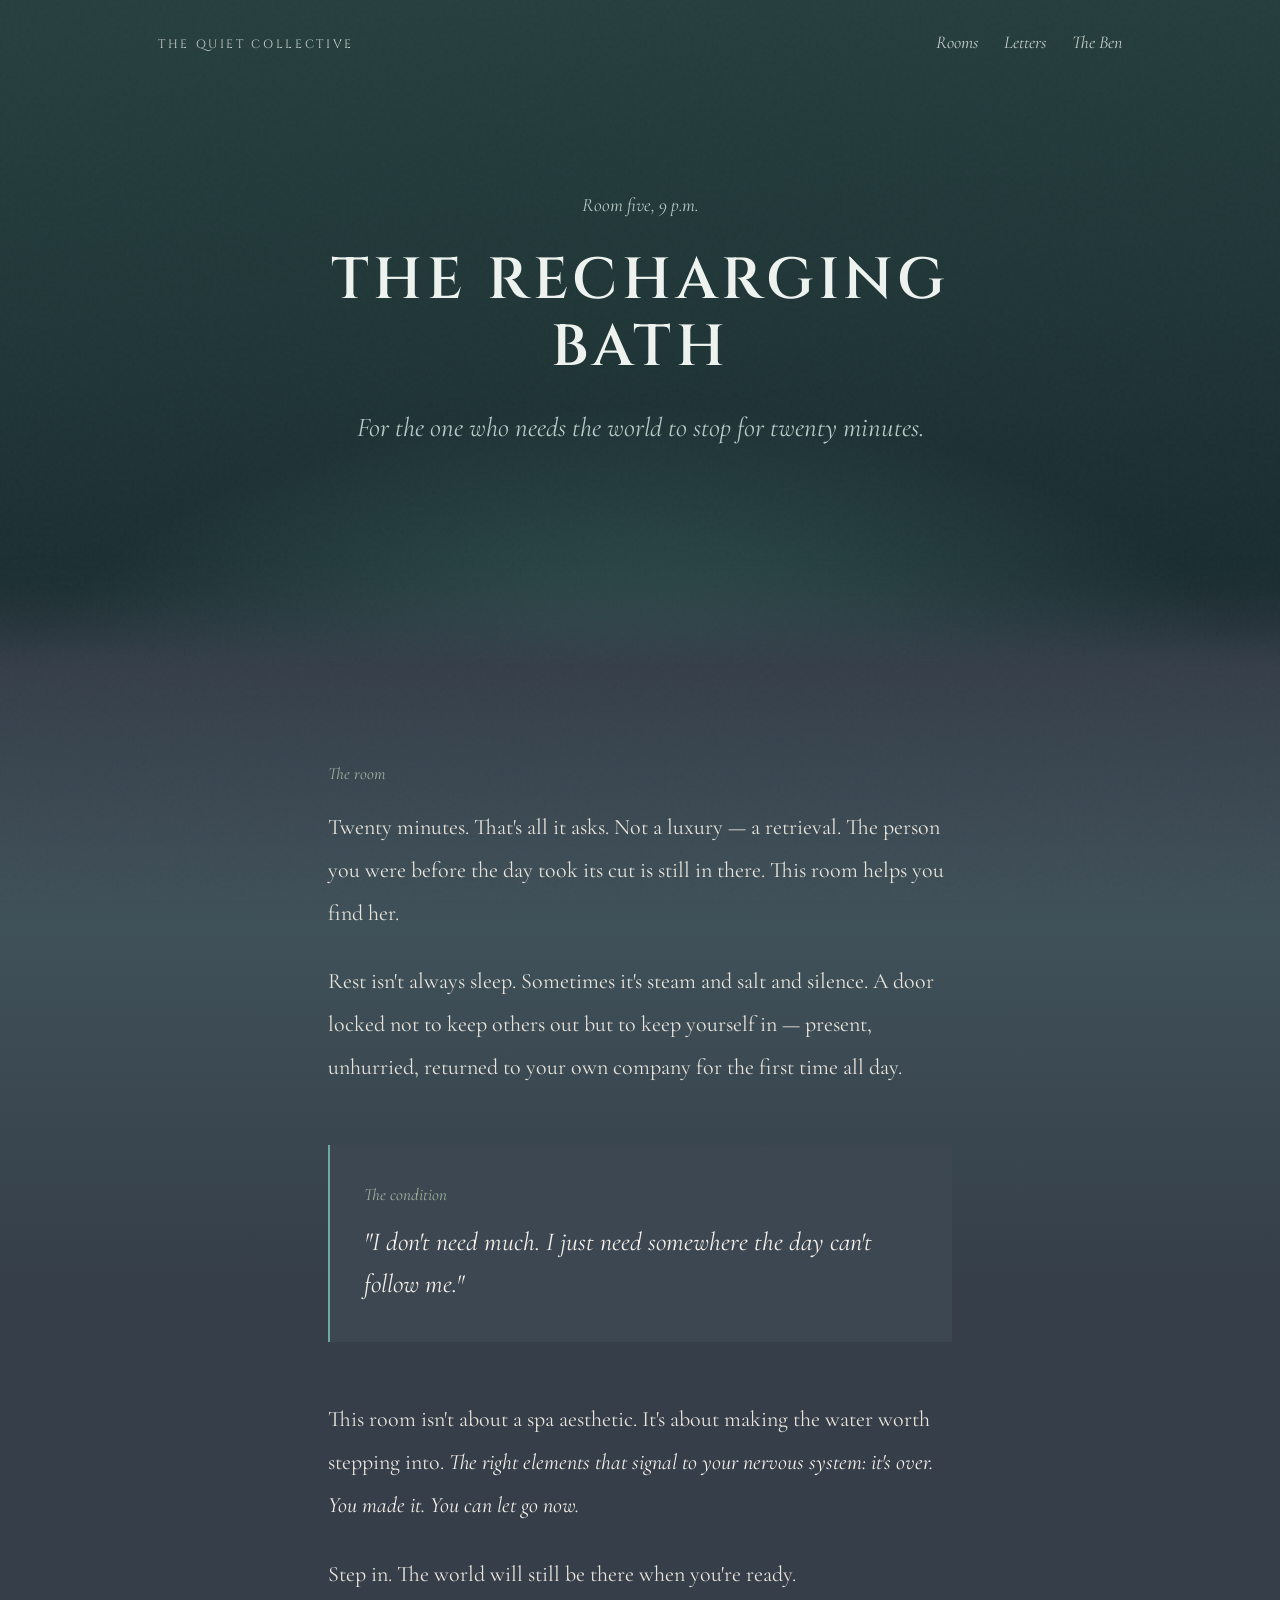
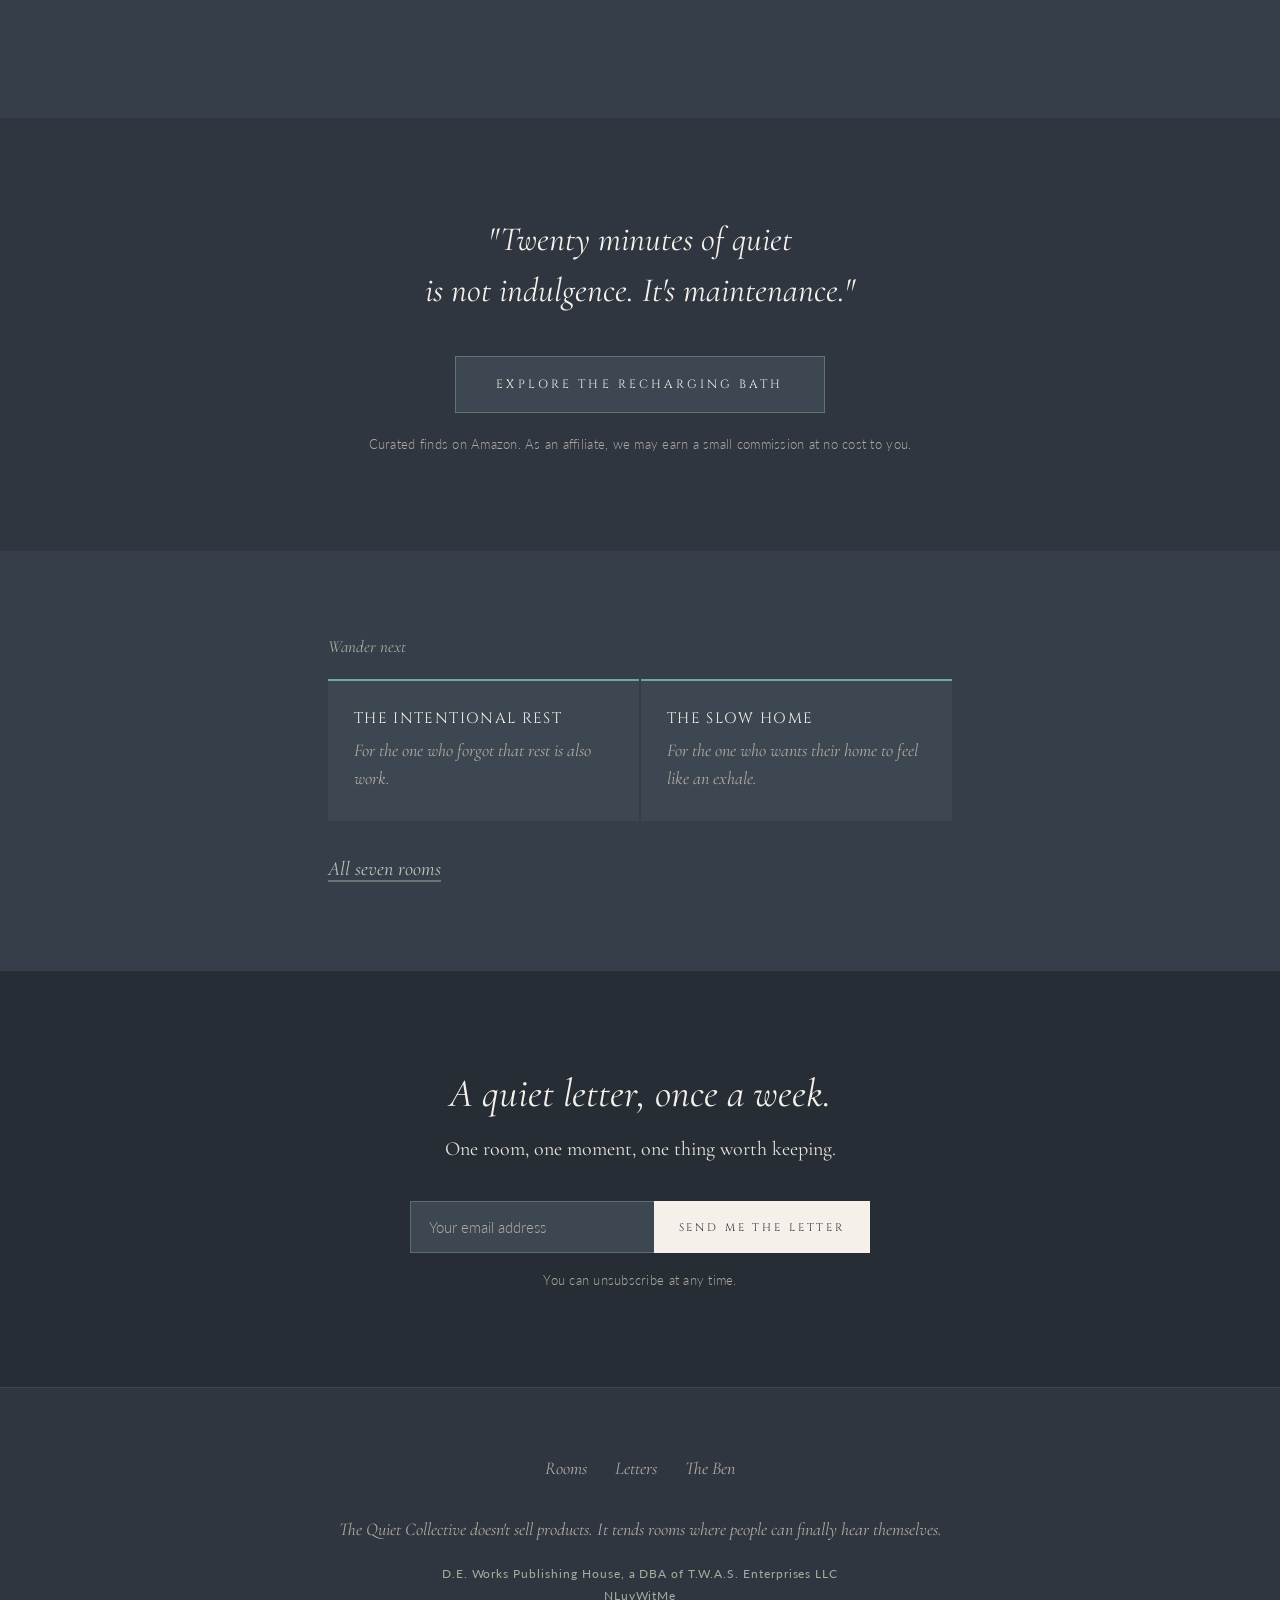
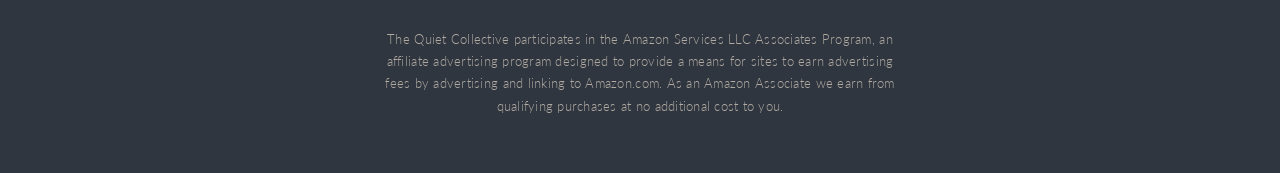
<file: the-recharging-bath.html>
<!DOCTYPE html>
<html lang="en">
<head>
<meta charset="UTF-8">
<meta name="viewport" content="width=device-width, initial-scale=1.0">
<title>The Recharging Bath — Bath Essentials for the Evening You Actually Need | The Quiet Collective</title>
<meta name="description" content="For the one who needs the world to stop for twenty minutes. Relaxing bath routine essentials and bathroom decor finds that make the water worth stepping into.">
<meta name="robots" content="index, follow, max-image-preview:large">
<meta name="theme-color" content="#2f3640">
<link rel="canonical" href="https://thequietcollectiveco.com/the-recharging-bath">
<link rel="icon" href="/assets/favicon.svg" type="image/svg+xml">
<link rel="alternate" type="application/rss+xml" title="The Quiet Collective letters" href="/feed.xml">
<meta property="og:site_name" content="The Quiet Collective">
<meta property="og:type" content="website">
<meta property="og:title" content="The Recharging Bath | The Quiet Collective">
<meta property="og:description" content="For the one who needs the world to stop for twenty minutes. Things that make the water worth stepping into.">
<meta property="og:url" content="https://thequietcollectiveco.com/the-recharging-bath">
<meta property="og:image" content="https://thequietcollectiveco.com/assets/og-default.png">
<meta name="twitter:card" content="summary_large_image">
<meta name="twitter:title" content="The Recharging Bath | The Quiet Collective">
<meta name="twitter:description" content="For the one who needs the world to stop for twenty minutes. Things that make the water worth stepping into.">
<meta name="twitter:image" content="https://thequietcollectiveco.com/assets/og-default.png">
<link rel="preconnect" href="https://fonts.googleapis.com"><link rel="preconnect" href="https://fonts.gstatic.com" crossorigin><link href="https://fonts.googleapis.com/css2?family=Cormorant+Garamond:ital,wght@0,300;0,400;0,600;1,300;1,400;1,600&family=Cinzel:wght@400;600&family=Lato:wght@300;400&display=swap" rel="stylesheet">
<link rel="stylesheet" href="/assets/tqc.css">
<script type="application/ld+json">{"@context": "https://schema.org", "@graph": [{"@type": "CollectionPage", "@id": "https://thequietcollectiveco.com/the-recharging-bath#page", "url": "https://thequietcollectiveco.com/the-recharging-bath", "name": "The Recharging Bath", "description": "For the one who needs the world to stop for twenty minutes. Relaxing bath routine essentials and bathroom decor finds that make the water worth stepping into.", "isPartOf": {"@id": "https://thequietcollectiveco.com/#website"}}]}</script><script type="application/ld+json">{"@context": "https://schema.org", "@type": "BreadcrumbList", "itemListElement": [{"@type": "ListItem", "position": 1, "name": "The Quiet Collective", "item": "https://thequietcollectiveco.com/"}, {"@type": "ListItem", "position": 2, "name": "The Recharging Bath", "item": "https://thequietcollectiveco.com/the-recharging-bath"}]}</script>
</head>
<body data-room="bath">
<header class="site-nav"><a class="brand" href="/">The Quiet Collective</a><nav aria-label="Primary"><a href="/#rooms">Rooms</a><a href="/letters">Letters</a><a href="/the-ben">The Ben</a></nav></header>
<section class="hero " data-fx="steam"><div class="glow"></div><div class="shaft"></div><div class="fx"></div><div class="veil"></div><div class="hero-copy"><p class="when">Room five, 9 p.m.</p>
<h1>The Recharging<br/>Bath</h1><p class="subline">For the one who needs the world to stop for twenty minutes.</p></div></section>

<section class="band-section room-glow"><div class="container">
<span class="label">The room</span>
<div class="prose"><p>Twenty minutes. That's all it asks. Not a luxury — a retrieval. The person you were before the day took its cut is still in there. This room helps you find her.</p><p>Rest isn't always sleep. Sometimes it's steam and salt and silence. A door locked not to keep others out but to keep yourself in — present, unhurried, returned to your own company for the first time all day.</p><div class="condition"><span class="label">The condition</span><p>"I don't need much. I just need somewhere the day can't follow me."</p></div><p>This room isn't about a spa aesthetic. It's about making the water worth stepping into. <em>The right elements that signal to your nervous system: it's over. You made it. You can let go now.</em></p><p>Step in. The world will still be there when you're ready.</p></div></div></section>



<section class="band-section on-ink" style="text-align:center"><div class="container">
<p style="font-style:italic;color:var(--parchment);font-size:clamp(24px,3.6vw,34px);line-height:1.5;margin-bottom:40px;text-wrap:balance">"Twenty minutes of quiet<br/>is not indulgence. It's maintenance."</p>
<a href="https://amzn.to/3SRX8t2" class="btn" target="_blank" rel="sponsored nofollow noopener">Explore The Recharging Bath</a>
<p class="fineprint" style="margin-top:20px">Curated finds on Amazon. As an affiliate, we may earn a small commission at no cost to you.</p></div></section>

<section class="wander"><div class="container"><span class="label">Wander next</span>
<div class="wander-list"><a href="/the-intentional-rest"><span class="name">The Intentional Rest</span><span class="desc">For the one who forgot that rest is also work.</span></a><a href="/the-slow-home"><span class="name">The Slow Home</span><span class="desc">For the one who wants their home to feel like an exhale.</span></a></div>
<p class="wander-all"><a class="textlink" href="/#rooms">All seven rooms</a></p></div></section>

<section class="subscribe" data-subscribe hidden><div class="container"><h2>A quiet letter, once a week.</h2><p class="lede">One room, one moment, one thing worth keeping.</p><form class="sub-form" method="post" target="_blank" rel="noopener"><label class="sr" for="sub-email">Email address</label><input id="sub-email" type="email" name="email" placeholder="Your email address" required autocomplete="email"><input type="hidden" name="first_url" value=""><button class="btn solid" type="submit">Send me the letter</button></form><p class="fineprint">You can unsubscribe at any time.</p></div></section>
<footer><nav class="foot-nav" aria-label="Footer"><a href="/#rooms">Rooms</a><a href="/letters">Letters</a><a href="/the-ben">The Ben</a></nav><p class="foot-line">The Quiet Collective doesn't sell products. It tends rooms where people can finally hear themselves.</p><p class="credit">D.E. Works Publishing House, a DBA of T.W.A.S. Enterprises LLC<br>NLuvWitMe</p><p class="fineprint">The Quiet Collective participates in the Amazon Services LLC Associates Program, an affiliate advertising program designed to provide a means for sites to earn advertising fees by advertising and linking to Amazon.com. As an Amazon Associate we earn from qualifying purchases at no additional cost to you.</p></footer>
<script src="/assets/tqc.js" defer></script>
</body></html>
</file>
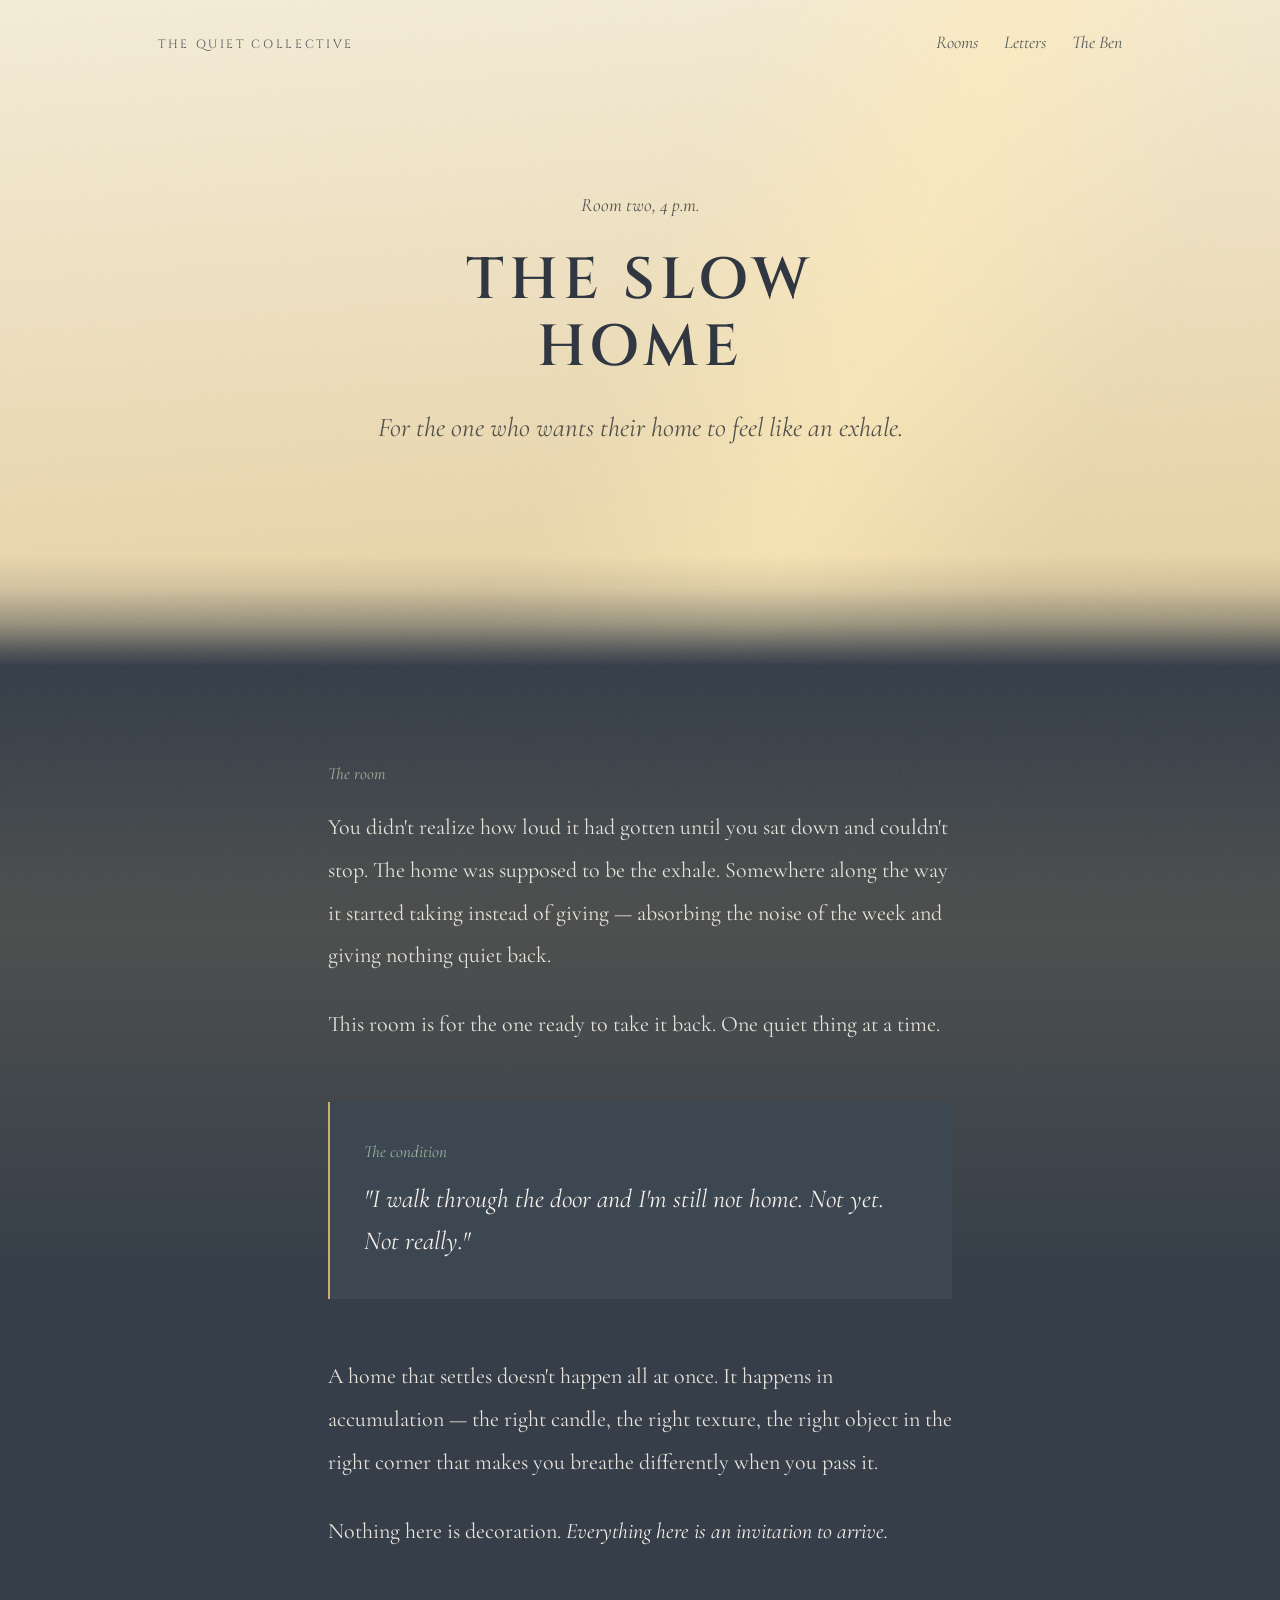
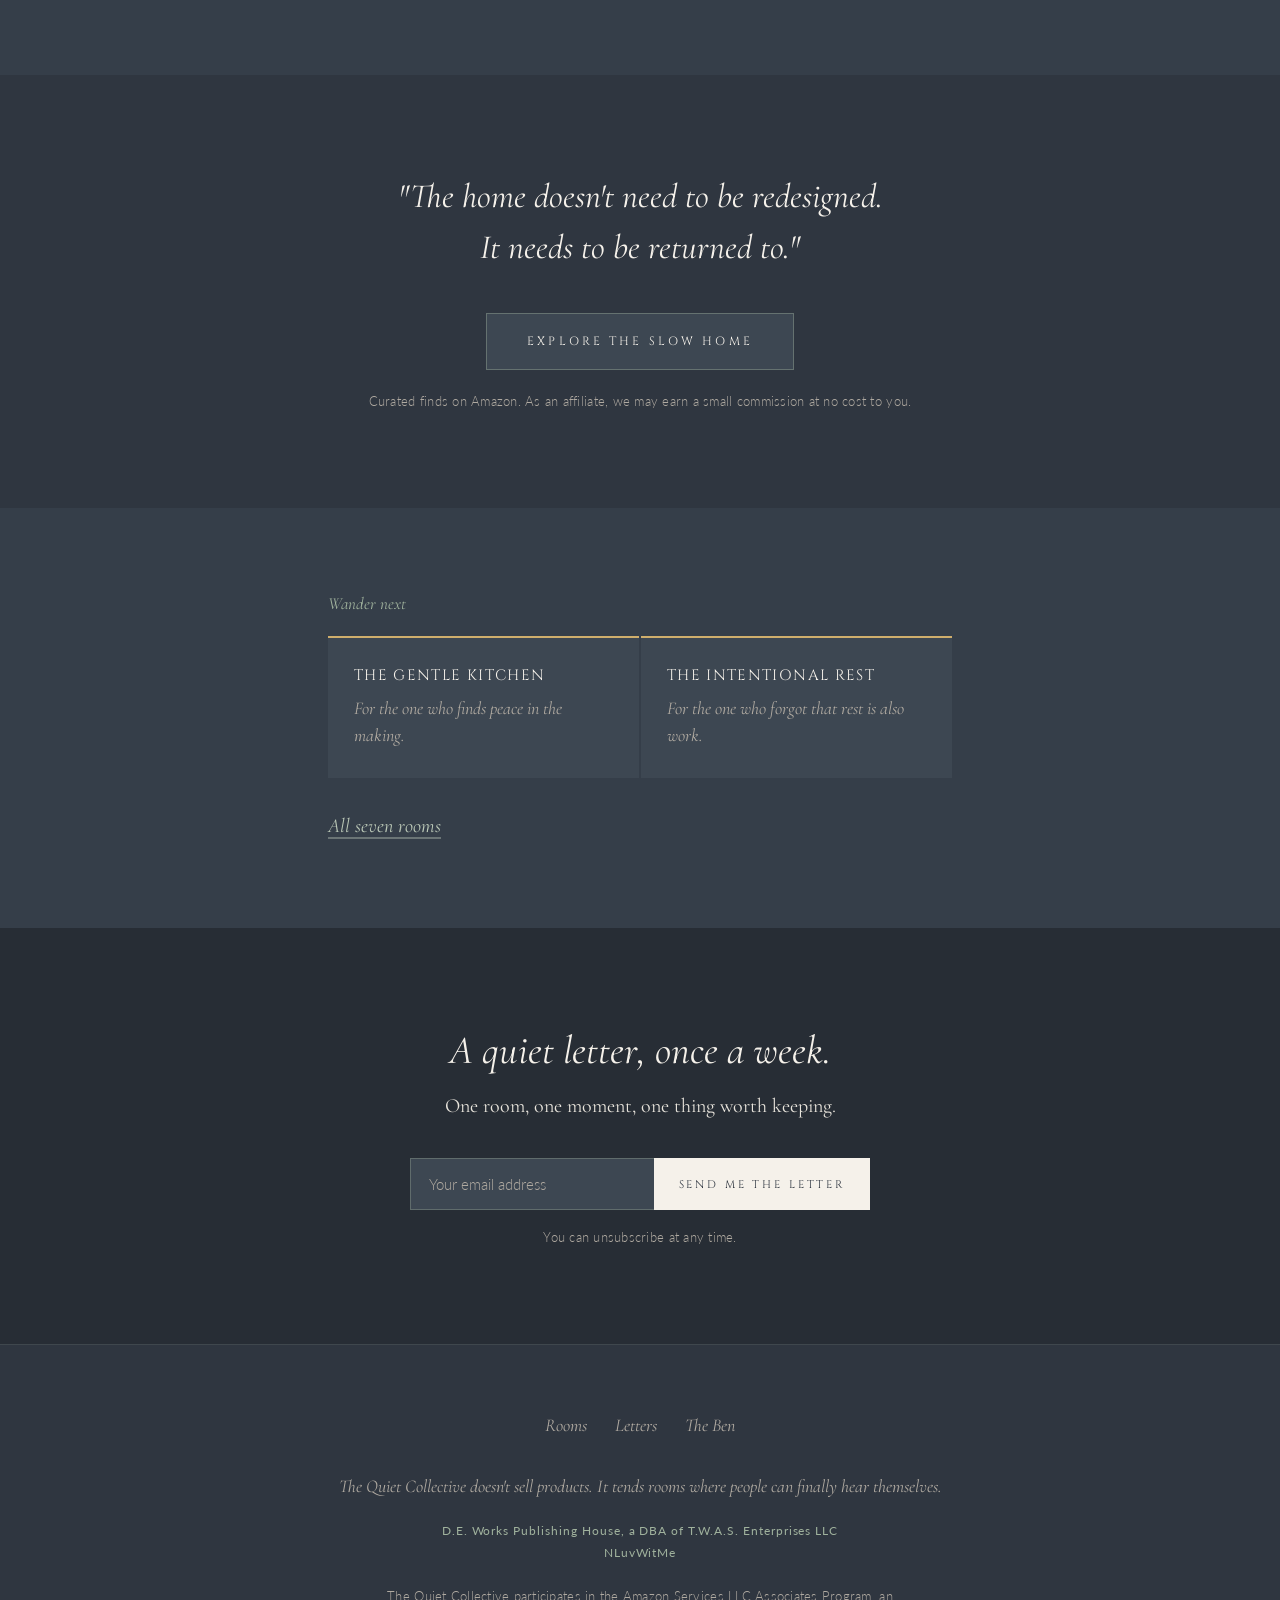
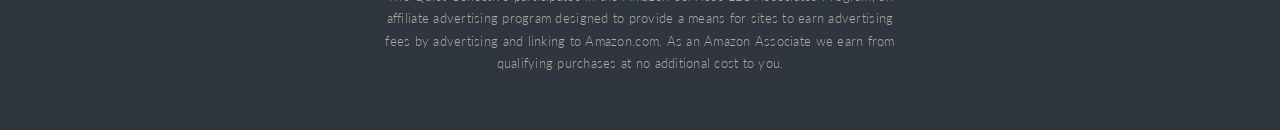
<file: the-slow-home.html>
<!DOCTYPE html>
<html lang="en">
<head>
<meta charset="UTF-8">
<meta name="viewport" content="width=device-width, initial-scale=1.0">
<title>The Slow Home — Minimalist Home Decor for a Quieter Life | The Quiet Collective</title>
<meta name="description" content="For the one who wants their home to feel like an exhale. Minimalist home decor and quiet luxury finds that make a space settle.">
<meta name="robots" content="index, follow, max-image-preview:large">
<meta name="theme-color" content="#2f3640">
<link rel="canonical" href="https://thequietcollectiveco.com/the-slow-home">
<link rel="icon" href="/assets/favicon.svg" type="image/svg+xml">
<link rel="alternate" type="application/rss+xml" title="The Quiet Collective letters" href="/feed.xml">
<meta property="og:site_name" content="The Quiet Collective">
<meta property="og:type" content="website">
<meta property="og:title" content="The Slow Home | The Quiet Collective">
<meta property="og:description" content="For the one who wants their home to feel like an exhale. Things that make a space settle.">
<meta property="og:url" content="https://thequietcollectiveco.com/the-slow-home">
<meta property="og:image" content="https://thequietcollectiveco.com/assets/og-default.png">
<meta name="twitter:card" content="summary_large_image">
<meta name="twitter:title" content="The Slow Home | The Quiet Collective">
<meta name="twitter:description" content="For the one who wants their home to feel like an exhale. Things that make a space settle.">
<meta name="twitter:image" content="https://thequietcollectiveco.com/assets/og-default.png">
<link rel="preconnect" href="https://fonts.googleapis.com"><link rel="preconnect" href="https://fonts.gstatic.com" crossorigin><link href="https://fonts.googleapis.com/css2?family=Cormorant+Garamond:ital,wght@0,300;0,400;0,600;1,300;1,400;1,600&family=Cinzel:wght@400;600&family=Lato:wght@300;400&display=swap" rel="stylesheet">
<link rel="stylesheet" href="/assets/tqc.css">
<script type="application/ld+json">{"@context": "https://schema.org", "@graph": [{"@type": "CollectionPage", "@id": "https://thequietcollectiveco.com/the-slow-home#page", "url": "https://thequietcollectiveco.com/the-slow-home", "name": "The Slow Home", "description": "For the one who wants their home to feel like an exhale. Minimalist home decor and quiet luxury finds that make a space settle.", "isPartOf": {"@id": "https://thequietcollectiveco.com/#website"}}]}</script><script type="application/ld+json">{"@context": "https://schema.org", "@type": "BreadcrumbList", "itemListElement": [{"@type": "ListItem", "position": 1, "name": "The Quiet Collective", "item": "https://thequietcollectiveco.com/"}, {"@type": "ListItem", "position": 2, "name": "The Slow Home", "item": "https://thequietcollectiveco.com/the-slow-home"}]}</script>
</head>
<body data-room="home">
<header class="site-nav"><a class="brand" href="/">The Quiet Collective</a><nav aria-label="Primary"><a href="/#rooms">Rooms</a><a href="/letters">Letters</a><a href="/the-ben">The Ben</a></nav></header>
<section class="hero " data-fx="motes"><div class="glow"></div><div class="shaft"></div><div class="fx"></div><div class="veil"></div><div class="hero-copy"><p class="when">Room two, 4 p.m.</p>
<h1>The Slow<br/>Home</h1><p class="subline">For the one who wants their home to feel like an exhale.</p></div></section>

<section class="band-section room-glow"><div class="container">
<span class="label">The room</span>
<div class="prose"><p>You didn't realize how loud it had gotten until you sat down and couldn't stop. The home was supposed to be the exhale. Somewhere along the way it started taking instead of giving — absorbing the noise of the week and giving nothing quiet back.</p><p>This room is for the one ready to take it back. One quiet thing at a time.</p><div class="condition"><span class="label">The condition</span><p>"I walk through the door and I'm still not home. Not yet. Not really."</p></div><p>A home that settles doesn't happen all at once. It happens in accumulation — the right candle, the right texture, the right object in the right corner that makes you breathe differently when you pass it.</p><p>Nothing here is decoration. <em>Everything here is an invitation to arrive.</em></p></div></div></section>



<section class="band-section on-ink" style="text-align:center"><div class="container">
<p style="font-style:italic;color:var(--parchment);font-size:clamp(24px,3.6vw,34px);line-height:1.5;margin-bottom:40px;text-wrap:balance">"The home doesn't need to be redesigned.<br/>It needs to be returned to."</p>
<a href="https://amzn.to/4ek60jE" class="btn" target="_blank" rel="sponsored nofollow noopener">Explore The Slow Home</a>
<p class="fineprint" style="margin-top:20px">Curated finds on Amazon. As an affiliate, we may earn a small commission at no cost to you.</p></div></section>

<section class="wander"><div class="container"><span class="label">Wander next</span>
<div class="wander-list"><a href="/the-gentle-kitchen"><span class="name">The Gentle Kitchen</span><span class="desc">For the one who finds peace in the making.</span></a><a href="/the-intentional-rest"><span class="name">The Intentional Rest</span><span class="desc">For the one who forgot that rest is also work.</span></a></div>
<p class="wander-all"><a class="textlink" href="/#rooms">All seven rooms</a></p></div></section>

<section class="subscribe" data-subscribe hidden><div class="container"><h2>A quiet letter, once a week.</h2><p class="lede">One room, one moment, one thing worth keeping.</p><form class="sub-form" method="post" target="_blank" rel="noopener"><label class="sr" for="sub-email">Email address</label><input id="sub-email" type="email" name="email" placeholder="Your email address" required autocomplete="email"><input type="hidden" name="first_url" value=""><button class="btn solid" type="submit">Send me the letter</button></form><p class="fineprint">You can unsubscribe at any time.</p></div></section>
<footer><nav class="foot-nav" aria-label="Footer"><a href="/#rooms">Rooms</a><a href="/letters">Letters</a><a href="/the-ben">The Ben</a></nav><p class="foot-line">The Quiet Collective doesn't sell products. It tends rooms where people can finally hear themselves.</p><p class="credit">D.E. Works Publishing House, a DBA of T.W.A.S. Enterprises LLC<br>NLuvWitMe</p><p class="fineprint">The Quiet Collective participates in the Amazon Services LLC Associates Program, an affiliate advertising program designed to provide a means for sites to earn advertising fees by advertising and linking to Amazon.com. As an Amazon Associate we earn from qualifying purchases at no additional cost to you.</p></footer>
<script src="/assets/tqc.js" defer></script>
</body></html>
</file>
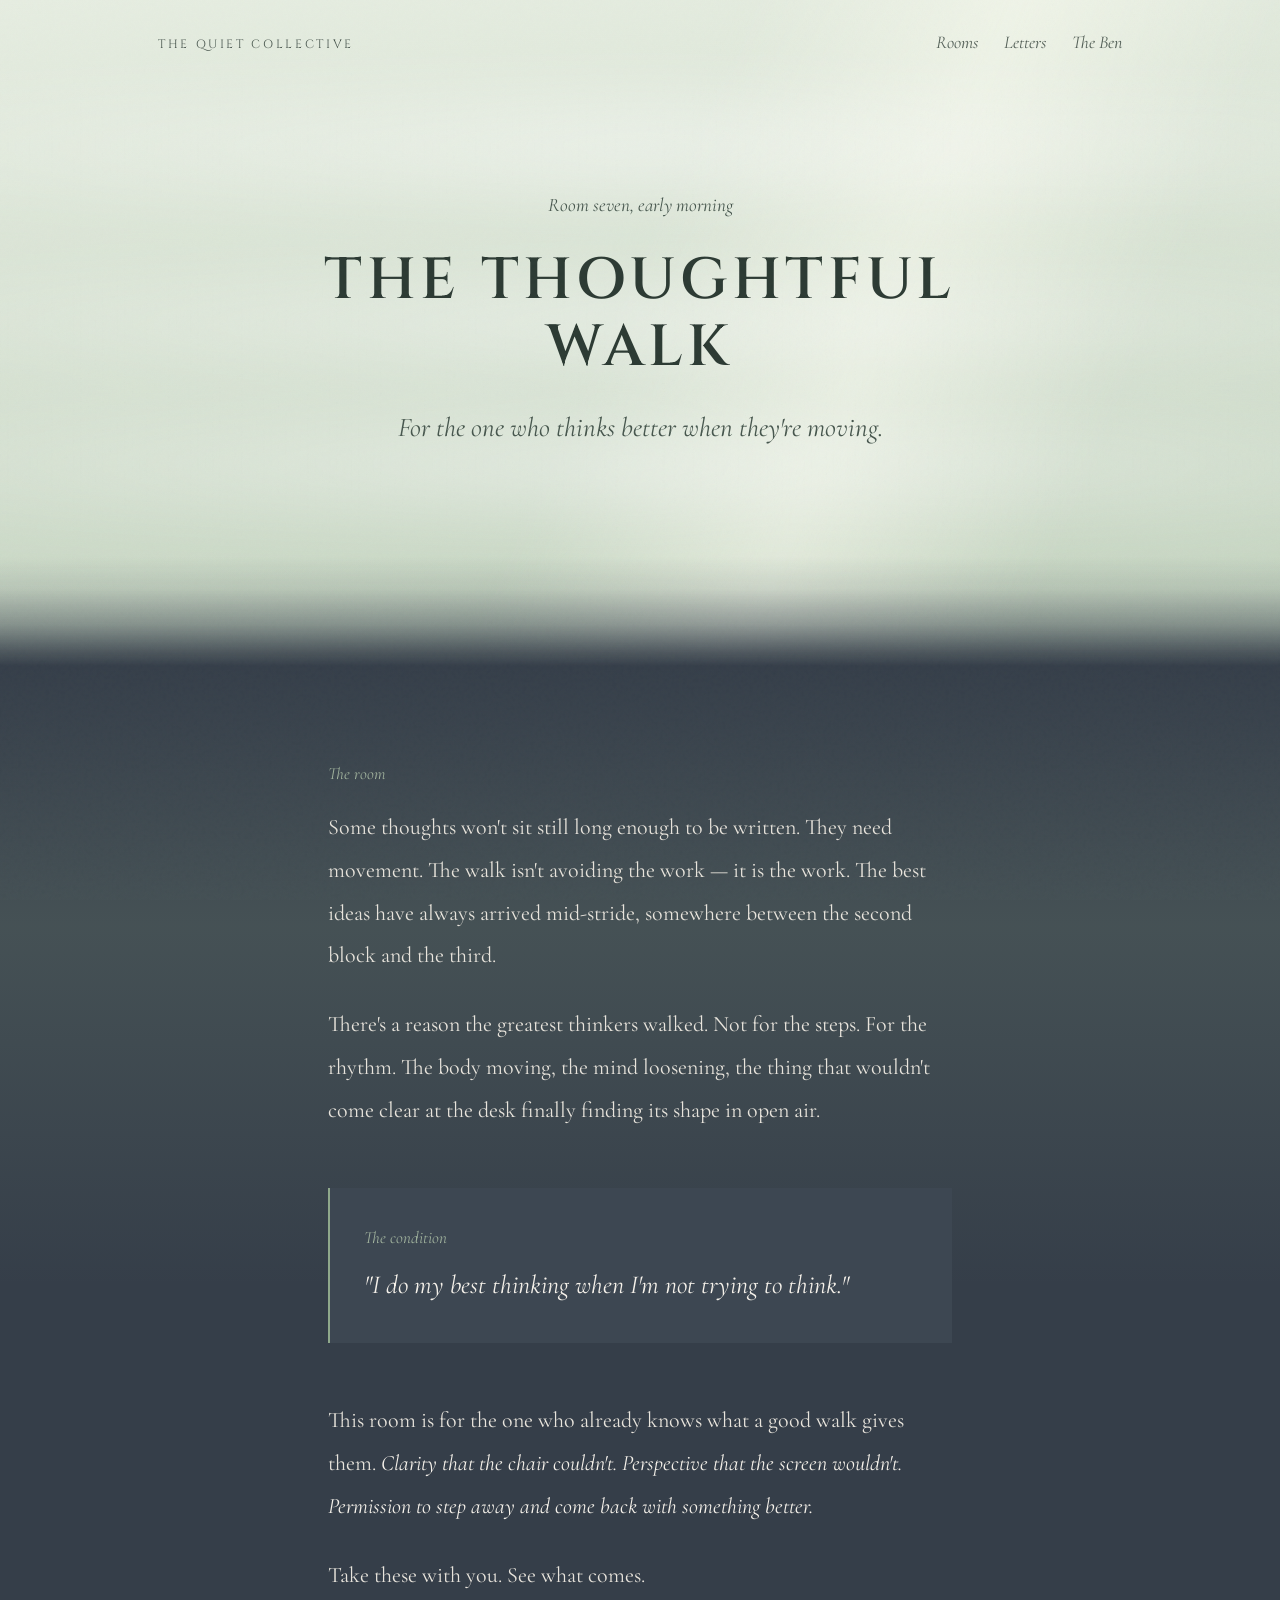
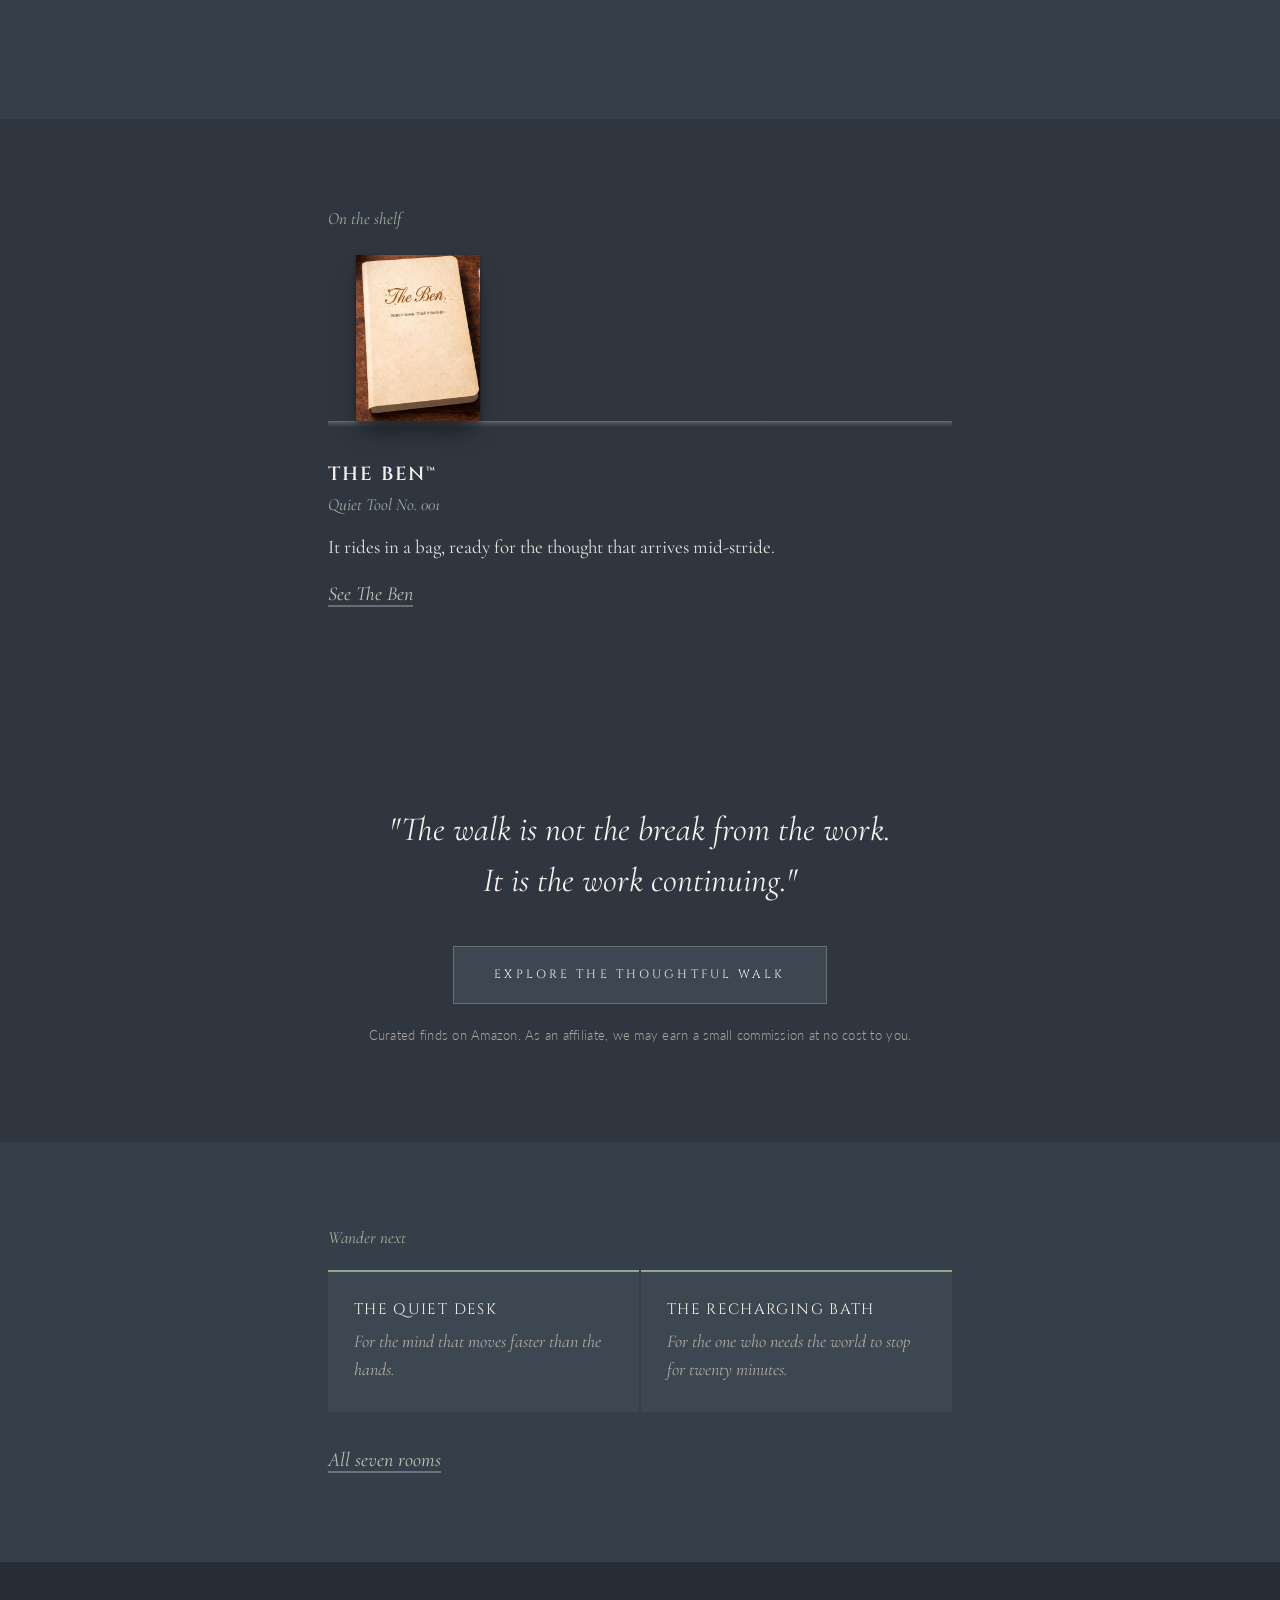
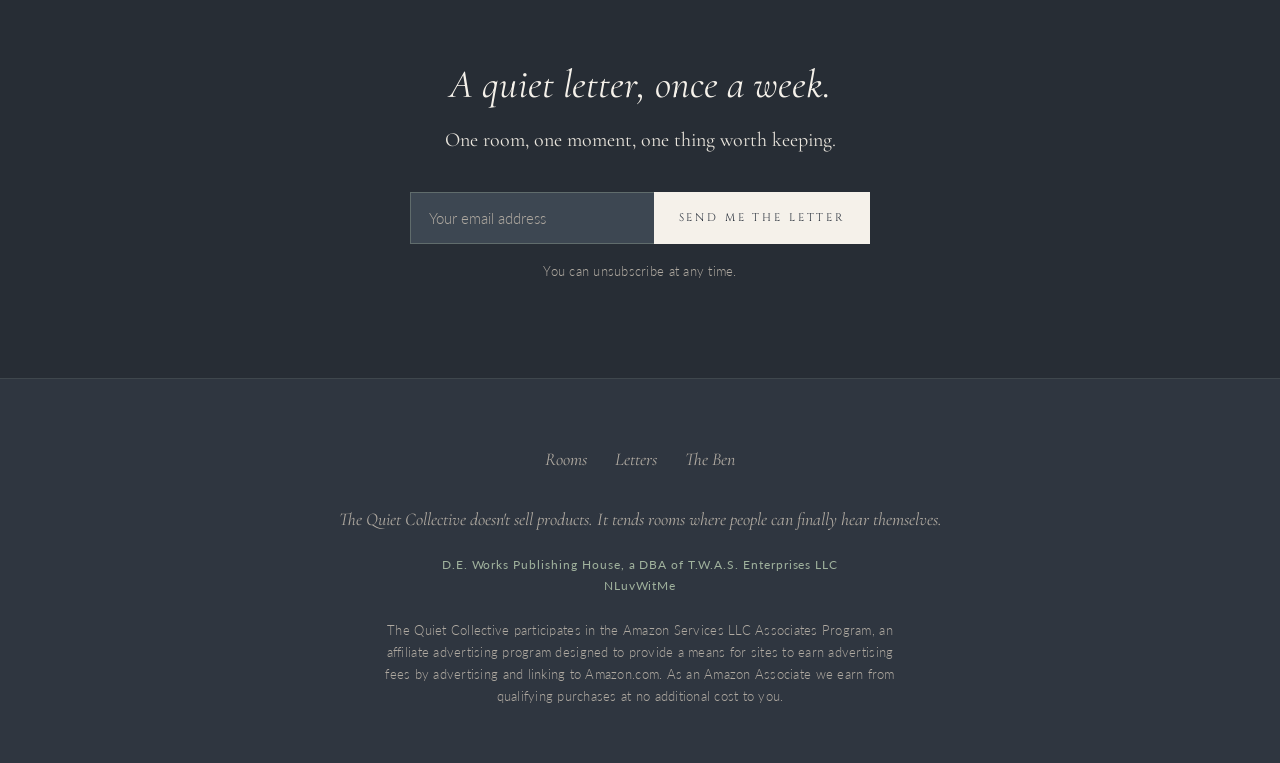
<file: the-thoughtful-walk.html>
<!DOCTYPE html>
<html lang="en">
<head>
<meta charset="UTF-8">
<meta name="viewport" content="width=device-width, initial-scale=1.0">
<title>The Thoughtful Walk — Walking Essentials for the Mind That Moves Better Outside | The Quiet Collective</title>
<meta name="description" content="For the one who thinks better when they&#x27;re moving. Comfortable walking shoes and walking essentials that make the walk worth taking — and the thinking clearer.">
<meta name="robots" content="index, follow, max-image-preview:large">
<meta name="theme-color" content="#2f3640">
<link rel="canonical" href="https://thequietcollectiveco.com/the-thoughtful-walk">
<link rel="icon" href="/assets/favicon.svg" type="image/svg+xml">
<link rel="alternate" type="application/rss+xml" title="The Quiet Collective letters" href="/feed.xml">
<meta property="og:site_name" content="The Quiet Collective">
<meta property="og:type" content="website">
<meta property="og:title" content="The Thoughtful Walk | The Quiet Collective">
<meta property="og:description" content="For the one who thinks better when they&#x27;re moving. Things that make the walk worth taking.">
<meta property="og:url" content="https://thequietcollectiveco.com/the-thoughtful-walk">
<meta property="og:image" content="https://thequietcollectiveco.com/assets/og-default.png">
<meta name="twitter:card" content="summary_large_image">
<meta name="twitter:title" content="The Thoughtful Walk | The Quiet Collective">
<meta name="twitter:description" content="For the one who thinks better when they&#x27;re moving. Things that make the walk worth taking.">
<meta name="twitter:image" content="https://thequietcollectiveco.com/assets/og-default.png">
<link rel="preconnect" href="https://fonts.googleapis.com"><link rel="preconnect" href="https://fonts.gstatic.com" crossorigin><link href="https://fonts.googleapis.com/css2?family=Cormorant+Garamond:ital,wght@0,300;0,400;0,600;1,300;1,400;1,600&family=Cinzel:wght@400;600&family=Lato:wght@300;400&display=swap" rel="stylesheet">
<link rel="stylesheet" href="/assets/tqc.css">
<script type="application/ld+json">{"@context": "https://schema.org", "@graph": [{"@type": "CollectionPage", "@id": "https://thequietcollectiveco.com/the-thoughtful-walk#page", "url": "https://thequietcollectiveco.com/the-thoughtful-walk", "name": "The Thoughtful Walk", "description": "For the one who thinks better when they're moving. Comfortable walking shoes and walking essentials that make the walk worth taking — and the thinking clearer.", "isPartOf": {"@id": "https://thequietcollectiveco.com/#website"}}]}</script><script type="application/ld+json">{"@context": "https://schema.org", "@type": "BreadcrumbList", "itemListElement": [{"@type": "ListItem", "position": 1, "name": "The Quiet Collective", "item": "https://thequietcollectiveco.com/"}, {"@type": "ListItem", "position": 2, "name": "The Thoughtful Walk", "item": "https://thequietcollectiveco.com/the-thoughtful-walk"}]}</script>
</head>
<body data-room="walk">
<header class="site-nav"><a class="brand" href="/">The Quiet Collective</a><nav aria-label="Primary"><a href="/#rooms">Rooms</a><a href="/letters">Letters</a><a href="/the-ben">The Ben</a></nav></header>
<section class="hero " data-fx="mist"><div class="glow"></div><div class="shaft"></div><div class="fx"></div><div class="veil"></div><div class="hero-copy"><p class="when">Room seven, early morning</p>
<h1>The Thoughtful<br/>Walk</h1><p class="subline">For the one who thinks better when they&#x27;re moving.</p></div></section>

<section class="band-section room-glow"><div class="container">
<span class="label">The room</span>
<div class="prose"><p>Some thoughts won't sit still long enough to be written. They need movement. The walk isn't avoiding the work — it is the work. The best ideas have always arrived mid-stride, somewhere between the second block and the third.</p><p>There's a reason the greatest thinkers walked. Not for the steps. For the rhythm. The body moving, the mind loosening, the thing that wouldn't come clear at the desk finally finding its shape in open air.</p><div class="condition"><span class="label">The condition</span><p>"I do my best thinking when I'm not trying to think."</p></div><p>This room is for the one who already knows what a good walk gives them. <em>Clarity that the chair couldn't. Perspective that the screen wouldn't. Permission to step away and come back with something better.</em></p><p>Take these with you. See what comes.</p></div></div></section>

<section class="shelf-section" aria-labelledby="shelf-h"><div class="container"><span class="label" id="shelf-h">On the shelf</span><div class="shelf-objects"><div class="cover" data-title="The Ben™"><img src="/assets/ben-shelf.jpg" alt="The Ben, a parchment-covered thinking pad"></div></div><div class="shelf-board"></div><div class="shelf-notes"><div class="note"><h3>The Ben™</h3><span class="no">Quiet Tool No. 001</span><p>It rides in a bag, ready for the thought that arrives mid-stride.</p><a class="textlink" href="/the-ben">See The Ben</a></div></div></div></section>

<section class="band-section on-ink" style="text-align:center"><div class="container">
<p style="font-style:italic;color:var(--parchment);font-size:clamp(24px,3.6vw,34px);line-height:1.5;margin-bottom:40px;text-wrap:balance">"The walk is not the break from the work.<br/>It is the work continuing."</p>
<a href="https://amzn.to/3SRXwYw" class="btn" target="_blank" rel="sponsored nofollow noopener">Explore The Thoughtful Walk</a>
<p class="fineprint" style="margin-top:20px">Curated finds on Amazon. As an affiliate, we may earn a small commission at no cost to you.</p></div></section>

<section class="wander"><div class="container"><span class="label">Wander next</span>
<div class="wander-list"><a href="/the-quiet-desk"><span class="name">The Quiet Desk</span><span class="desc">For the mind that moves faster than the hands.</span></a><a href="/the-recharging-bath"><span class="name">The Recharging Bath</span><span class="desc">For the one who needs the world to stop for twenty minutes.</span></a></div>
<p class="wander-all"><a class="textlink" href="/#rooms">All seven rooms</a></p></div></section>

<section class="subscribe" data-subscribe hidden><div class="container"><h2>A quiet letter, once a week.</h2><p class="lede">One room, one moment, one thing worth keeping.</p><form class="sub-form" method="post" target="_blank" rel="noopener"><label class="sr" for="sub-email">Email address</label><input id="sub-email" type="email" name="email" placeholder="Your email address" required autocomplete="email"><input type="hidden" name="first_url" value=""><button class="btn solid" type="submit">Send me the letter</button></form><p class="fineprint">You can unsubscribe at any time.</p></div></section>
<footer><nav class="foot-nav" aria-label="Footer"><a href="/#rooms">Rooms</a><a href="/letters">Letters</a><a href="/the-ben">The Ben</a></nav><p class="foot-line">The Quiet Collective doesn't sell products. It tends rooms where people can finally hear themselves.</p><p class="credit">D.E. Works Publishing House, a DBA of T.W.A.S. Enterprises LLC<br>NLuvWitMe</p><p class="fineprint">The Quiet Collective participates in the Amazon Services LLC Associates Program, an affiliate advertising program designed to provide a means for sites to earn advertising fees by advertising and linking to Amazon.com. As an Amazon Associate we earn from qualifying purchases at no additional cost to you.</p></footer>
<script src="/assets/tqc.js" defer></script>
</body></html>
</file>
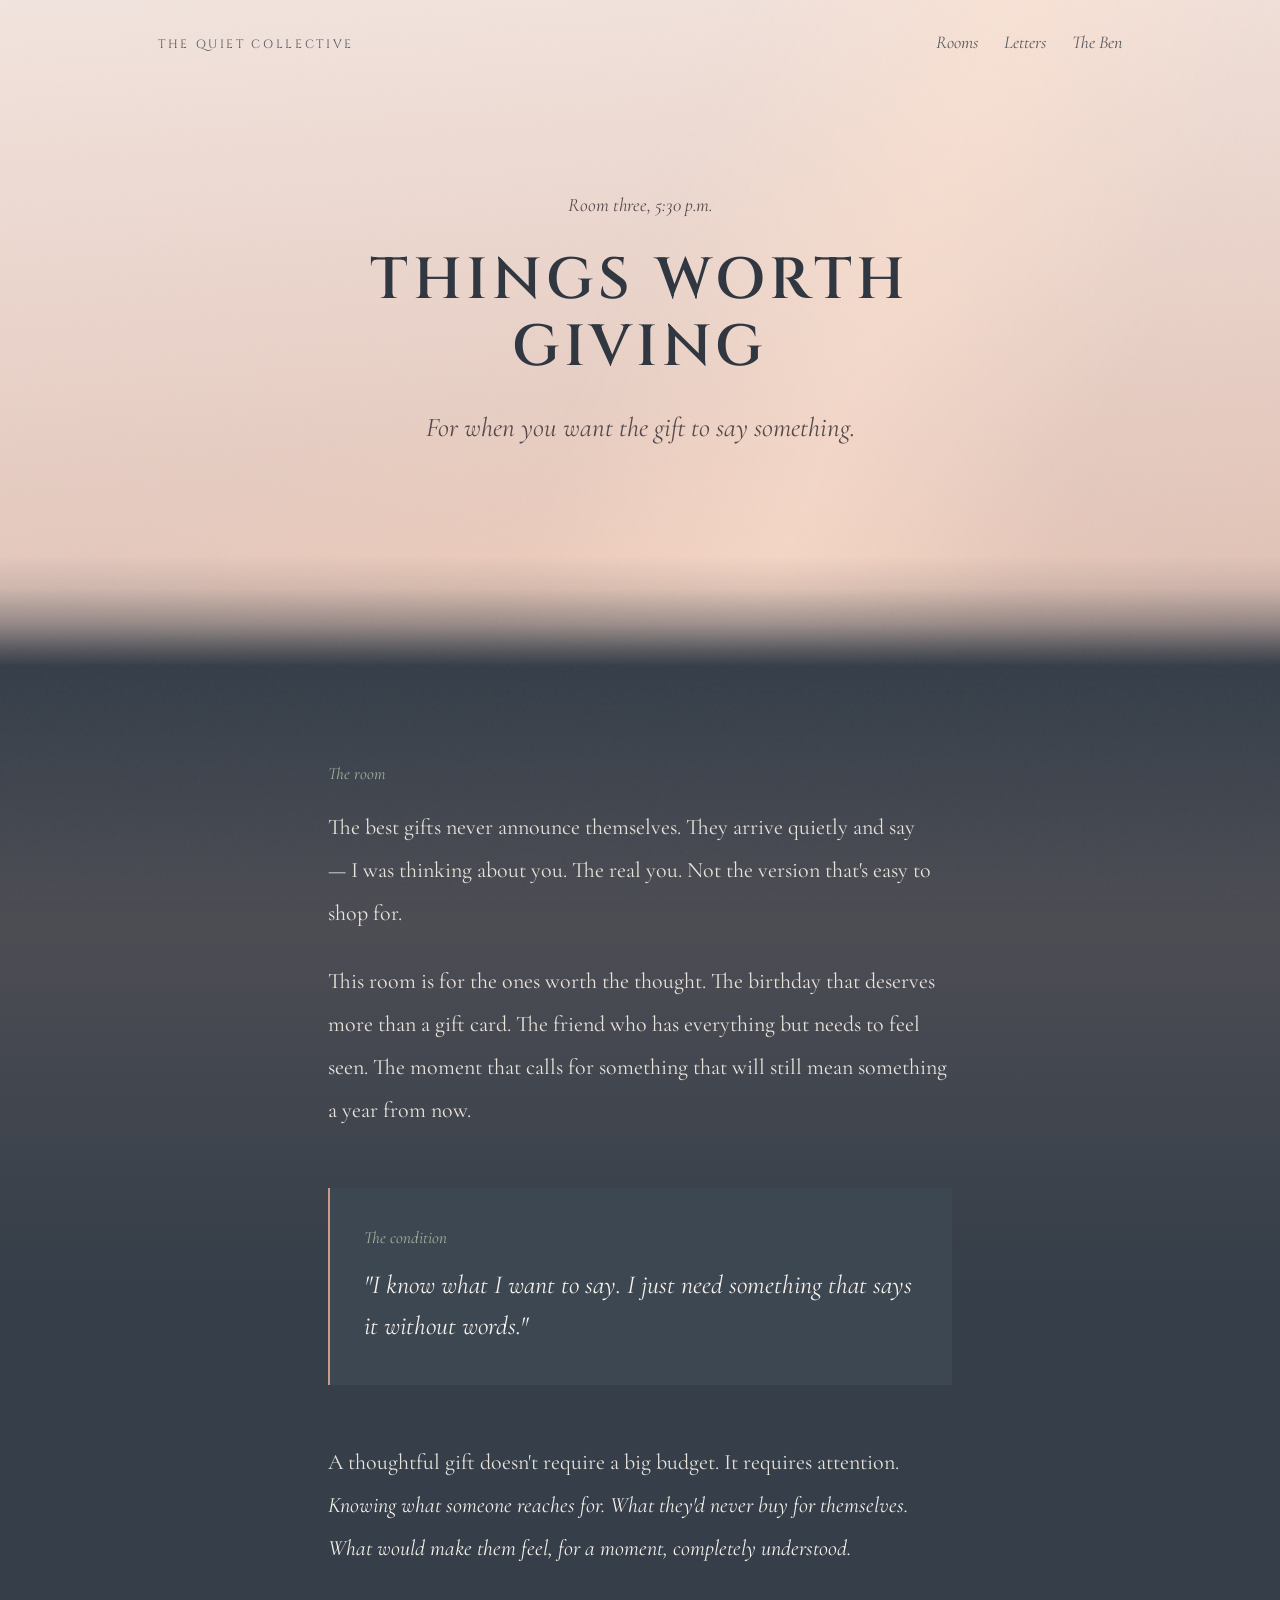
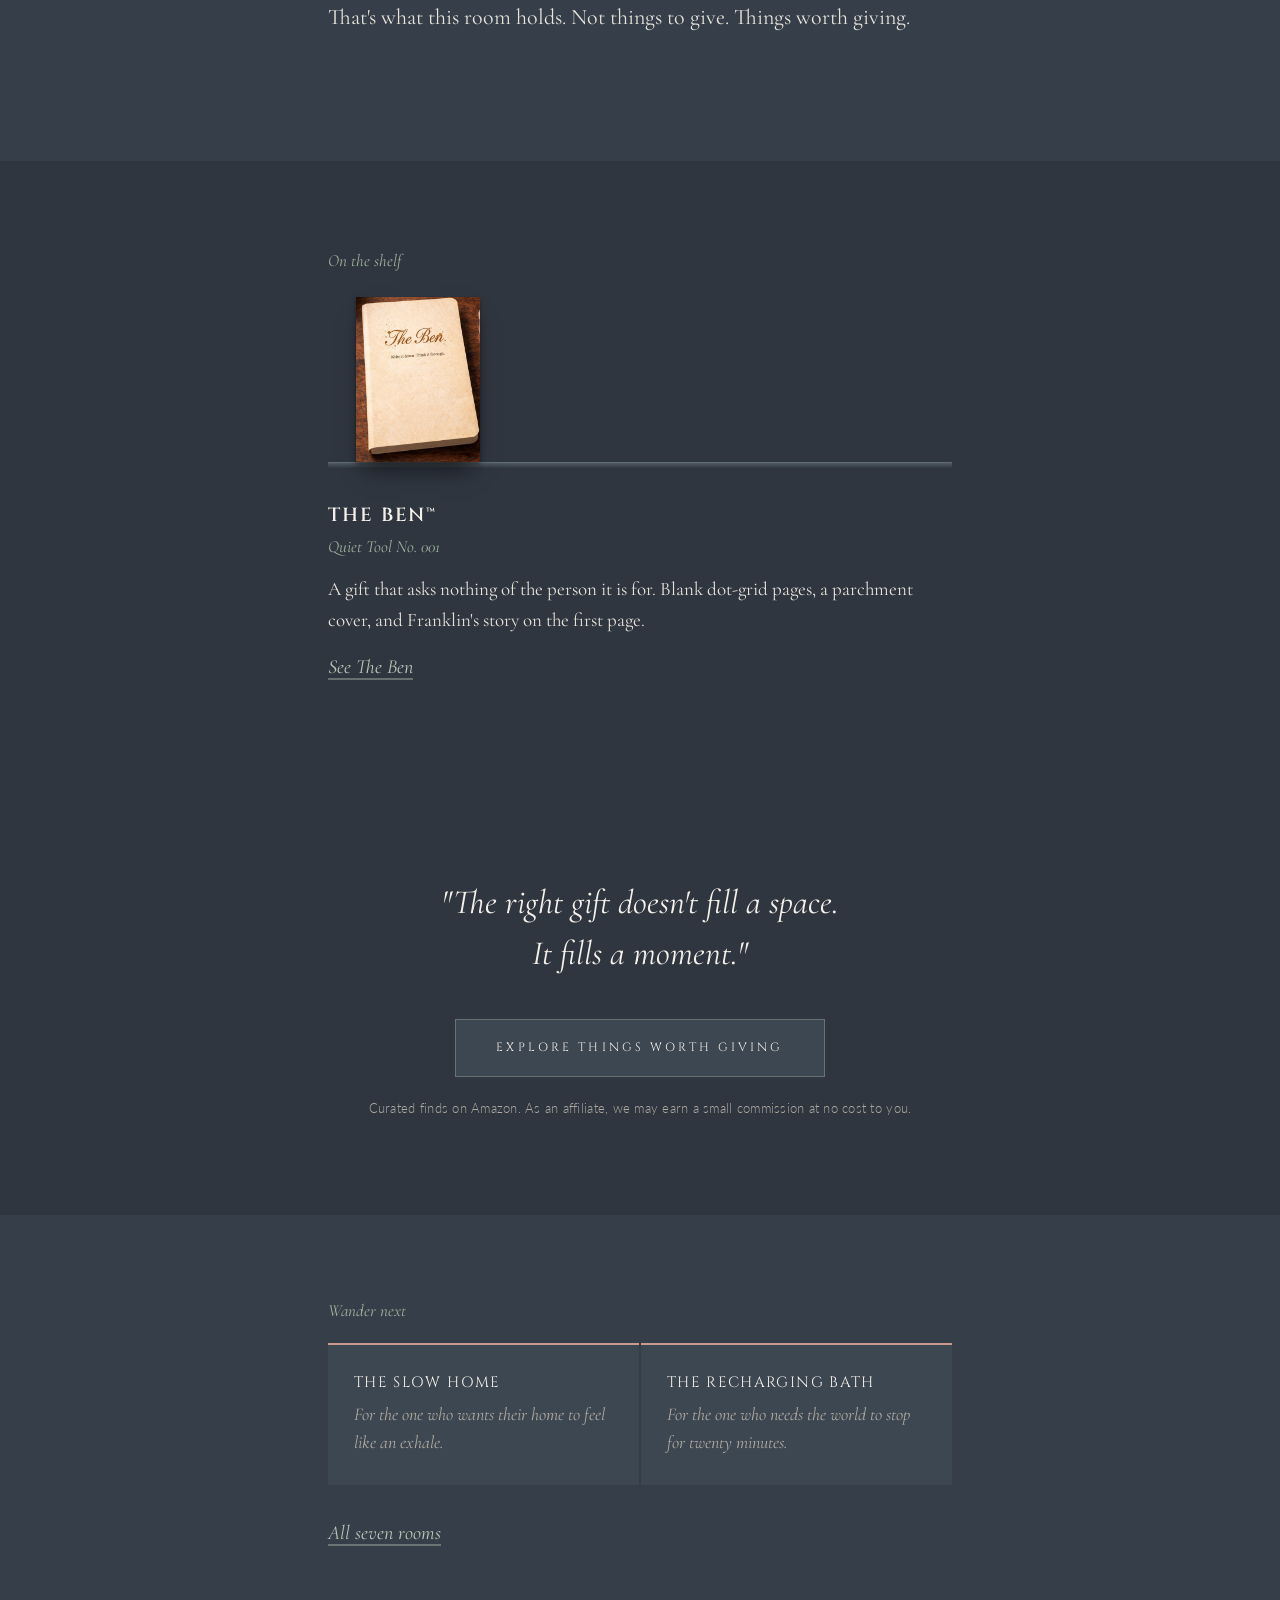
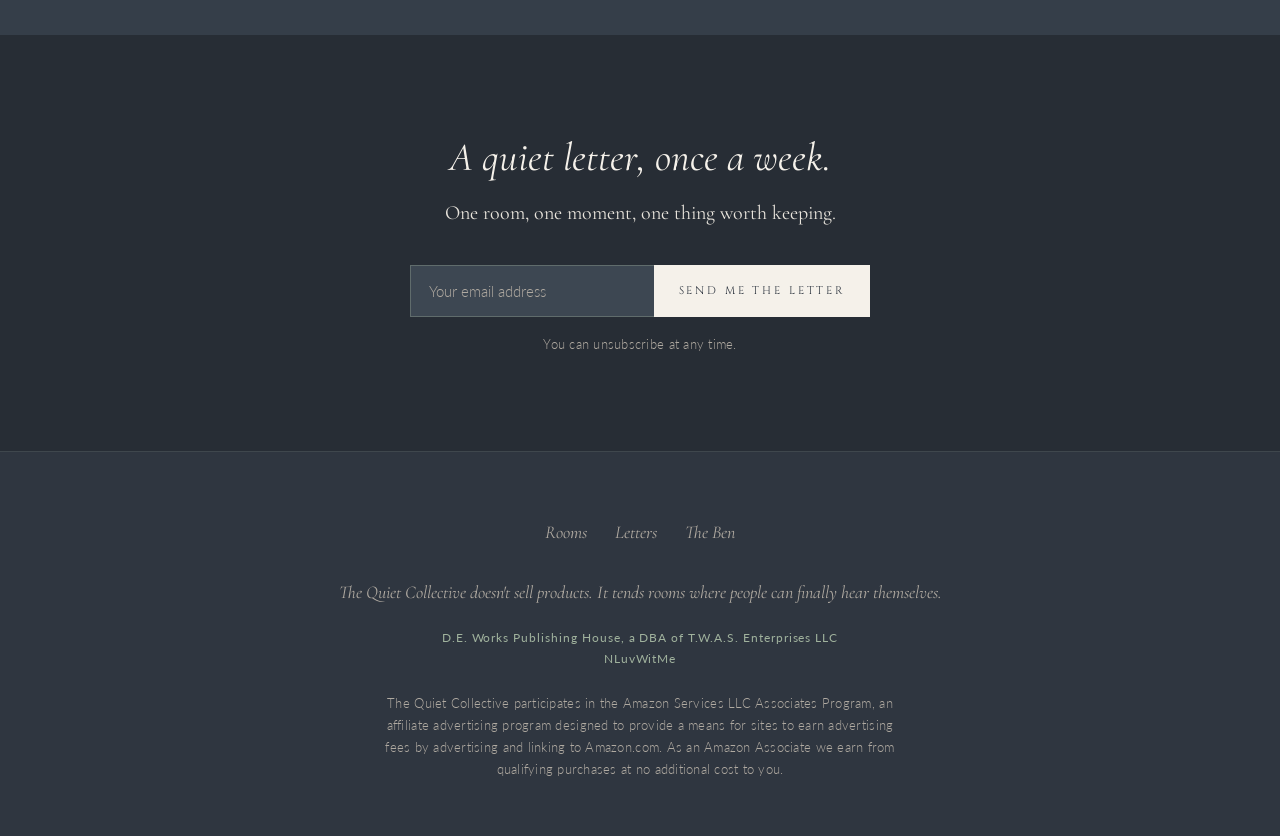
<file: things-worth-giving.html>
<!DOCTYPE html>
<html lang="en">
<head>
<meta charset="UTF-8">
<meta name="viewport" content="width=device-width, initial-scale=1.0">
<title>Things Worth Giving — Thoughtful Gifts That Say Something Real | The Quiet Collective</title>
<meta name="description" content="For when you want the gift to say something. Thoughtful gift ideas for women and the people worth the thought — intentional finds that feel personal.">
<meta name="robots" content="index, follow, max-image-preview:large">
<meta name="theme-color" content="#2f3640">
<link rel="canonical" href="https://thequietcollectiveco.com/things-worth-giving">
<link rel="icon" href="/assets/favicon.svg" type="image/svg+xml">
<link rel="alternate" type="application/rss+xml" title="The Quiet Collective letters" href="/feed.xml">
<meta property="og:site_name" content="The Quiet Collective">
<meta property="og:type" content="website">
<meta property="og:title" content="Things Worth Giving | The Quiet Collective">
<meta property="og:description" content="For when you want the gift to say something. Intentional finds for the people worth the thought.">
<meta property="og:url" content="https://thequietcollectiveco.com/things-worth-giving">
<meta property="og:image" content="https://thequietcollectiveco.com/assets/og-default.png">
<meta name="twitter:card" content="summary_large_image">
<meta name="twitter:title" content="Things Worth Giving | The Quiet Collective">
<meta name="twitter:description" content="For when you want the gift to say something. Intentional finds for the people worth the thought.">
<meta name="twitter:image" content="https://thequietcollectiveco.com/assets/og-default.png">
<link rel="preconnect" href="https://fonts.googleapis.com"><link rel="preconnect" href="https://fonts.gstatic.com" crossorigin><link href="https://fonts.googleapis.com/css2?family=Cormorant+Garamond:ital,wght@0,300;0,400;0,600;1,300;1,400;1,600&family=Cinzel:wght@400;600&family=Lato:wght@300;400&display=swap" rel="stylesheet">
<link rel="stylesheet" href="/assets/tqc.css">
<script type="application/ld+json">{"@context": "https://schema.org", "@graph": [{"@type": "CollectionPage", "@id": "https://thequietcollectiveco.com/things-worth-giving#page", "url": "https://thequietcollectiveco.com/things-worth-giving", "name": "Things Worth Giving", "description": "For when you want the gift to say something. Thoughtful gift ideas for women and the people worth the thought — intentional finds that feel personal.", "isPartOf": {"@id": "https://thequietcollectiveco.com/#website"}}]}</script><script type="application/ld+json">{"@context": "https://schema.org", "@type": "BreadcrumbList", "itemListElement": [{"@type": "ListItem", "position": 1, "name": "The Quiet Collective", "item": "https://thequietcollectiveco.com/"}, {"@type": "ListItem", "position": 2, "name": "Things Worth Giving", "item": "https://thequietcollectiveco.com/things-worth-giving"}]}</script>
</head>
<body data-room="gifts">
<header class="site-nav"><a class="brand" href="/">The Quiet Collective</a><nav aria-label="Primary"><a href="/#rooms">Rooms</a><a href="/letters">Letters</a><a href="/the-ben">The Ben</a></nav></header>
<section class="hero " data-fx="motes"><div class="glow"></div><div class="shaft"></div><div class="fx"></div><div class="veil"></div><div class="hero-copy"><p class="when">Room three, 5:30 p.m.</p>
<h1>Things Worth<br/>Giving</h1><p class="subline">For when you want the gift to say something.</p></div></section>

<section class="band-section room-glow"><div class="container">
<span class="label">The room</span>
<div class="prose"><p>The best gifts never announce themselves. They arrive quietly and say — I was thinking about you. The real you. Not the version that's easy to shop for.</p><p>This room is for the ones worth the thought. The birthday that deserves more than a gift card. The friend who has everything but needs to feel seen. The moment that calls for something that will still mean something a year from now.</p><div class="condition"><span class="label">The condition</span><p>"I know what I want to say. I just need something that says it without words."</p></div><p>A thoughtful gift doesn't require a big budget. It requires attention. <em>Knowing what someone reaches for. What they'd never buy for themselves. What would make them feel, for a moment, completely understood.</em></p><p>That's what this room holds. Not things to give. Things worth giving.</p></div></div></section>

<section class="shelf-section" aria-labelledby="shelf-h"><div class="container"><span class="label" id="shelf-h">On the shelf</span><div class="shelf-objects"><div class="cover" data-title="The Ben™"><img src="/assets/ben-shelf.jpg" alt="The Ben, a parchment-covered thinking pad"></div></div><div class="shelf-board"></div><div class="shelf-notes"><div class="note"><h3>The Ben™</h3><span class="no">Quiet Tool No. 001</span><p>A gift that asks nothing of the person it is for. Blank dot-grid pages, a parchment cover, and Franklin's story on the first page.</p><a class="textlink" href="/the-ben">See The Ben</a></div></div></div></section>

<section class="band-section on-ink" style="text-align:center"><div class="container">
<p style="font-style:italic;color:var(--parchment);font-size:clamp(24px,3.6vw,34px);line-height:1.5;margin-bottom:40px;text-wrap:balance">"The right gift doesn't fill a space.<br/>It fills a moment."</p>
<a href="https://amzn.to/4uJrOdv" class="btn" target="_blank" rel="sponsored nofollow noopener">Explore Things Worth Giving</a>
<p class="fineprint" style="margin-top:20px">Curated finds on Amazon. As an affiliate, we may earn a small commission at no cost to you.</p></div></section>

<section class="wander"><div class="container"><span class="label">Wander next</span>
<div class="wander-list"><a href="/the-slow-home"><span class="name">The Slow Home</span><span class="desc">For the one who wants their home to feel like an exhale.</span></a><a href="/the-recharging-bath"><span class="name">The Recharging Bath</span><span class="desc">For the one who needs the world to stop for twenty minutes.</span></a></div>
<p class="wander-all"><a class="textlink" href="/#rooms">All seven rooms</a></p></div></section>

<section class="subscribe" data-subscribe hidden><div class="container"><h2>A quiet letter, once a week.</h2><p class="lede">One room, one moment, one thing worth keeping.</p><form class="sub-form" method="post" target="_blank" rel="noopener"><label class="sr" for="sub-email">Email address</label><input id="sub-email" type="email" name="email" placeholder="Your email address" required autocomplete="email"><input type="hidden" name="first_url" value=""><button class="btn solid" type="submit">Send me the letter</button></form><p class="fineprint">You can unsubscribe at any time.</p></div></section>
<footer><nav class="foot-nav" aria-label="Footer"><a href="/#rooms">Rooms</a><a href="/letters">Letters</a><a href="/the-ben">The Ben</a></nav><p class="foot-line">The Quiet Collective doesn't sell products. It tends rooms where people can finally hear themselves.</p><p class="credit">D.E. Works Publishing House, a DBA of T.W.A.S. Enterprises LLC<br>NLuvWitMe</p><p class="fineprint">The Quiet Collective participates in the Amazon Services LLC Associates Program, an affiliate advertising program designed to provide a means for sites to earn advertising fees by advertising and linking to Amazon.com. As an Amazon Associate we earn from qualifying purchases at no additional cost to you.</p></footer>
<script src="/assets/tqc.js" defer></script>
</body></html>
</file>
<file: assets/tqc.css>
/* The Quiet Collective — shared styles
   One stylesheet for every page. Each room sets its own light with data-room. */

:root {
  --sage: #8a9e87;
  --sage-light: #a0b29d;
  --sage-pale: #bcc9b8;
  --ink: #2f3640;
  --ink-soft: #353e49;
  --ink-mid: #3d4752;
  --ink-deep: #272d35;
  --parchment: #f5f1ea;
  --text: #e8e4dc;
  --dim: #b0aaa1;
  --serif: 'Cormorant Garamond', Georgia, 'Times New Roman', serif;
  --display: 'Cinzel', Georgia, 'Times New Roman', serif;
  --sans: 'Lato', system-ui, -apple-system, 'Segoe UI', sans-serif;
}

/* ── The hour each room keeps ───────────────────────────── */
[data-room="dawn"] {
  --hero-a: #f5f1ea; --hero-b: #dfe4d8;
  --hero-ink: #2f3640; --hero-sub: #4a5560;
  --shaft: rgba(255,255,255,.42); --mote: rgba(255,255,255,.95);
  --glow-core: rgba(188,201,184,.0); --glow-at: 50% 0%;
  --tint: #8a9e87; --wash: rgba(138,158,135,.16);
}
[data-room="desk"] {
  --hero-a: #e8edee; --hero-b: #cbd7dc;
  --hero-ink: #2a343d; --hero-sub: #46535e;
  --shaft: rgba(255,255,255,.5); --mote: rgba(255,255,255,.95);
  --glow-core: rgba(255,255,255,0); --glow-at: 80% 0%;
  --tint: #9fb8c4; --wash: rgba(159,184,196,.18);
}
[data-room="home"] {
  --hero-a: #f4ecd8; --hero-b: #e4cf9f;
  --hero-ink: #2f3640; --hero-sub: #52504a;
  --shaft: rgba(255,236,186,.6); --mote: rgba(255,246,214,.95);
  --glow-core: rgba(255,255,255,0); --glow-at: 80% 0%;
  --tint: #cfae6c; --wash: rgba(207,174,108,.16);
}
[data-room="gifts"] {
  --hero-a: #f2e4de; --hero-b: #dfbfb2;
  --hero-ink: #2f3640; --hero-sub: #55484a;
  --shaft: rgba(255,226,208,.5); --mote: rgba(255,236,222,.95);
  --glow-core: rgba(255,214,190,.55); --glow-at: 50% 108%;
  --tint: #c99b8c; --wash: rgba(201,155,140,.16);
}
[data-room="kitchen"] {
  --hero-a: #f1dcc8; --hero-b: #d9a98a;
  --hero-ink: #2f3640; --hero-sub: #55463f;
  --shaft: transparent; --wisp: rgba(255,248,238,.85);
  --glow-core: rgba(255,226,190,.6); --glow-at: 50% 105%;
  --tint: #d29f7f; --wash: rgba(210,159,127,.16);
}
[data-room="bath"] {
  --hero-a: #27403f; --hero-b: #182a2e;
  --hero-ink: #eef3ef; --hero-sub: #b7cbc7;
  --shaft: transparent; --wisp: rgba(214,238,232,.45);
  --glow-core: rgba(120,180,172,.32); --glow-at: 50% 110%;
  --tint: #6fa8a3; --wash: rgba(111,168,163,.18);
}
[data-room="rest"] {
  --hero-a: #252c47; --hero-b: #151a2e;
  --hero-ink: #eceaf3; --hero-sub: #b5b9ce;
  --shaft: transparent; --star: rgba(235,238,255,.95);
  --glow-core: rgba(205,214,255,.30); --glow-at: 78% 16%;
  --tint: #8f99c9; --wash: rgba(143,153,201,.18);
}
[data-room="walk"] {
  --hero-a: #e6ede1; --hero-b: #c3d3bf;
  --hero-ink: #2c3a33; --hero-sub: #46564d;
  --shaft: rgba(255,255,244,.45); --mist: rgba(255,255,255,.55);
  --glow-core: rgba(255,255,255,0); --glow-at: 50% 0%;
  --tint: #8fa88b; --wash: rgba(143,168,139,.18);
}

/* ── Base ───────────────────────────────────────────────── */
* { margin: 0; padding: 0; box-sizing: border-box; }
html { scroll-behavior: smooth; -webkit-text-size-adjust: 100%; }

body {
  background: var(--ink);
  color: var(--text);
  font-family: var(--serif);
  font-size: 20px;
  line-height: 1.8;
  overflow-x: hidden;
}

/* paper grain over everything */
body::before {
  content: '';
  position: fixed; inset: 0;
  background-image: url("data:image/svg+xml,%3Csvg viewBox='0 0 256 256' xmlns='http://www.w3.org/2000/svg'%3E%3Cfilter id='n'%3E%3CfeTurbulence type='fractalNoise' baseFrequency='0.9' numOctaves='4' stitchTiles='stitch'/%3E%3C/filter%3E%3Crect width='100%25' height='100%25' filter='url(%23n)' opacity='0.05'/%3E%3C/svg%3E");
  pointer-events: none;
  z-index: 1000;
  opacity: .42;
}

a { color: inherit; }
img { max-width: 100%; display: block; }
section { position: relative; width: 100%; }

:focus-visible { outline: 2px solid var(--sage-light); outline-offset: 3px; }

.container { max-width: 680px; margin: 0 auto; padding: 0 28px; }
.wide { max-width: 1020px; margin: 0 auto; padding: 0 28px; }

.sr {
  position: absolute; width: 1px; height: 1px; overflow: hidden;
  clip: rect(0 0 0 0); white-space: nowrap;
}

/* small italic labels instead of tracked capitals */
.label {
  display: block;
  font-family: var(--serif);
  font-style: italic;
  font-size: 17px;
  color: var(--sage-light);
  margin-bottom: 20px;
  line-height: 1.4;
}

/* ── Header ─────────────────────────────────────────────── */
.site-nav {
  position: absolute; top: 0; left: 0; right: 0; z-index: 20;
  display: flex; justify-content: space-between; align-items: baseline;
  gap: 24px; flex-wrap: wrap;
  max-width: 1020px; margin: 0 auto; padding: 26px 28px;
  color: var(--hero-ink, var(--text));
}
.site-nav .brand {
  font-family: var(--display); font-size: 12px; letter-spacing: .22em;
  text-transform: uppercase; text-decoration: none; opacity: .85;
}
.site-nav nav { display: flex; gap: 26px; }
.site-nav nav a {
  font-family: var(--serif); font-style: italic; font-size: 18px;
  text-decoration: none; opacity: .8; transition: opacity .25s ease;
}
.site-nav a:hover { opacity: 1; }

/* ── Hero: the room's light ─────────────────────────────── */
.hero {
  position: relative; overflow: hidden; isolation: isolate;
  min-height: 74vh;
  display: grid; place-items: center; text-align: center;
  padding: 120px 28px 150px;
  color: var(--hero-ink);
  background: linear-gradient(176deg, var(--hero-a), var(--hero-b));
  --next: var(--ink-soft);
}
.hero.tall { min-height: 100vh; min-height: 100svh; }
.hero.short { min-height: 52vh; padding-bottom: 130px; }

/* fade into the page that follows */
.hero::after {
  content: ''; position: absolute; left: 0; right: 0; bottom: 0; height: 110px;
  background: linear-gradient(to bottom, transparent, var(--next));
  background: linear-gradient(to bottom, transparent 0%,
    color-mix(in srgb, var(--next) 12%, transparent) 30%,
    color-mix(in srgb, var(--next) 45%, transparent) 62%,
    color-mix(in srgb, var(--next) 85%, transparent) 88%, var(--next) 100%);
  z-index: 3; pointer-events: none;
}

.hero .glow {
  position: absolute; inset: 0; z-index: 0;
  background: radial-gradient(70% 70% at var(--glow-at), var(--glow-core), transparent 70%);
}
.hero .shaft {
  position: absolute; z-index: 1; top: -25%; right: -12%;
  width: 72%; height: 160%;
  background: linear-gradient(100deg, transparent 16%, var(--shaft) 40%, transparent 64%);
  transform: skewX(-14deg);
  filter: blur(26px);
  opacity: 0;
  animation: shaft-in 5s ease-out .3s forwards, breathe 20s ease-in-out 5.3s infinite alternate;
}
.fx { position: absolute; inset: 0; z-index: 1; pointer-events: none; overflow: hidden; }

/* the light comes up once, when the room opens */
.veil {
  position: absolute; inset: 0; z-index: 4; pointer-events: none;
  background: #1b2027; opacity: .72;
  animation: lift 3.8s ease-out .1s forwards;
}

.hero-copy { position: relative; z-index: 5; max-width: 640px; }
.hero-copy > * { opacity: 0; animation: settle 1.5s ease-out forwards; }
.hero-copy > :nth-child(1) { animation-delay: .9s; }
.hero-copy > :nth-child(2) { animation-delay: 1.4s; }
.hero-copy > :nth-child(3) { animation-delay: 1.9s; }
.hero-copy > :nth-child(4) { animation-delay: 2.3s; }
.hero-copy > :nth-child(5) { animation-delay: 2.7s; }

.hero .when {
  font-family: var(--serif); font-style: italic; font-size: 19px;
  color: var(--hero-sub); margin-bottom: 26px;
}
.hero h1 {
  font-family: var(--display); font-weight: 600; text-transform: uppercase;
  letter-spacing: .08em; line-height: 1.15;
  font-size: clamp(32px, 6.4vw, 58px);
  margin-bottom: 26px;
}
.hero .subline {
  font-family: var(--serif); font-style: italic; font-weight: 400;
  font-size: clamp(21px, 3vw, 27px); line-height: 1.5;
  color: var(--hero-sub); max-width: 30em; margin: 0 auto;
}
.hero .anchor {
  font-family: var(--serif); font-style: italic; font-size: 19px;
  color: var(--hero-sub); opacity: .9; margin-top: 14px;
}

/* effects */
.mote {
  position: absolute; left: var(--x); top: var(--y);
  width: var(--s); height: var(--s); border-radius: 50%;
  background: var(--mote, #fff); filter: blur(.5px); opacity: 0;
  animation: mote var(--d) ease-in-out var(--t) infinite;
}
.wisp {
  position: absolute; bottom: -80px; left: var(--x);
  width: var(--s); height: calc(var(--s) * 2.4);
  border-radius: 50%;
  background: radial-gradient(closest-side, var(--wisp, rgba(255,255,255,.5)), transparent);
  filter: blur(24px); opacity: 0;
  animation: rise var(--d) ease-out var(--t) infinite;
}
.star {
  position: absolute; left: var(--x); top: var(--y);
  width: var(--s); height: var(--s); border-radius: 50%;
  background: var(--star, #fff); opacity: .15;
  animation: twinkle var(--d) ease-in-out var(--t) infinite;
}
.band {
  position: absolute; left: -30%; top: var(--y); width: 160%; height: var(--s);
  background: linear-gradient(90deg, transparent, var(--mist, rgba(255,255,255,.5)), transparent);
  filter: blur(34px); opacity: .75;
  animation: slide var(--d) ease-in-out var(--t) infinite alternate;
}

@keyframes lift { to { opacity: 0; } }
@keyframes settle { from { opacity: 0; transform: translateY(14px); } to { opacity: 1; transform: none; } }
@keyframes shaft-in { to { opacity: 1; } }
@keyframes breathe { from { opacity: 1; transform: skewX(-14deg) translateX(0); } to { opacity: .7; transform: skewX(-14deg) translateX(-3%); } }
@keyframes mote {
  0% { opacity: 0; transform: translate(0, 0); }
  25% { opacity: .85; }
  75% { opacity: .45; }
  100% { opacity: 0; transform: translate(var(--dx), var(--dy)); }
}
@keyframes rise {
  0% { opacity: 0; transform: translateY(30px) scaleX(.8); }
  30% { opacity: .9; }
  100% { opacity: 0; transform: translateY(-340px) scaleX(1.35); }
}
@keyframes twinkle { 0%, 100% { opacity: .12; } 50% { opacity: .95; } }
@keyframes slide { to { transform: translateX(16%); } }

/* ── Light-on-dark sections ─────────────────────────────── */
.band-section { padding: 96px 0; }
.on-soft { background: var(--ink-soft); }
.on-ink { background: var(--ink); }

.room-glow {
  background:
    linear-gradient(to bottom, transparent 0, var(--wash) 260px, transparent 620px),
    var(--ink-soft);
}

.prose p { margin-bottom: 26px; font-size: clamp(19px, 2.2vw, 22px); line-height: 1.95; }
.prose em { color: var(--parchment); }
.prose strong { color: var(--parchment); font-weight: 400; }

/* The Condition */
.condition {
  margin: 56px 0;
  padding: 38px 34px;
  background: var(--ink-mid);
  border-left: 2px solid var(--tint);
}
.condition .label { margin-bottom: 14px; }
.condition p {
  font-style: italic; color: var(--parchment);
  font-size: clamp(21px, 2.8vw, 26px); line-height: 1.6; margin: 0;
}

/* ── Buttons ────────────────────────────────────────────── */
.btn {
  display: inline-block;
  font-family: var(--display); font-size: 12px; letter-spacing: .26em;
  text-transform: uppercase; text-decoration: none; text-align: center;
  padding: 17px 40px; cursor: pointer;
  color: var(--parchment); background: var(--ink-mid);
  border: 1px solid rgba(160,178,157,.4);
  transition: background .3s ease, color .3s ease, transform .2s ease;
}
.btn:hover { background: var(--sage); color: var(--ink); transform: translateY(-1px); }
.btn.solid { background: var(--parchment); color: var(--ink); border-color: var(--parchment); }
.btn.solid:hover { background: var(--sage-pale); }
.btn.on-light { color: var(--parchment); background: var(--ink); border-color: var(--ink); }
.btn.on-light:hover { background: var(--ink-mid); color: var(--parchment); }

.textlink {
  font-style: italic; color: var(--sage-pale);
  text-decoration: underline; text-decoration-color: rgba(188,201,184,.4);
  text-underline-offset: 5px; transition: text-decoration-color .25s ease, color .25s ease;
}
.textlink:hover { color: var(--parchment); text-decoration-color: var(--parchment); }

.fineprint {
  font-family: var(--sans); font-weight: 300; font-size: 13px;
  color: var(--dim); line-height: 1.7; letter-spacing: .02em;
}

/* ── The shelf ──────────────────────────────────────────── */
.shelf-section { padding: 88px 0 96px; background: var(--ink); }
.shelf-objects {
  display: flex; gap: 8px; align-items: flex-end; padding: 0 28px;
  min-height: 170px;
}
.shelf-objects .cover { width: 124px; aspect-ratio: 3 / 4; }
.shelf-objects .pen { transform: rotate(13deg); transform-origin: 50% 100%; margin-left: 6px; }
.shelf-notes { display: grid; grid-template-columns: repeat(auto-fit, minmax(240px, 1fr)); gap: 32px 44px; margin-top: 34px; }
.note h3 {
  font-family: var(--display); font-size: 19px; font-weight: 600;
  letter-spacing: .1em; color: var(--parchment); text-transform: uppercase; line-height: 1.3;
}
.note .no { display: block; font-style: italic; font-size: 17px; color: var(--sage-light); margin: 4px 0 10px; }
.note p { font-size: 19px; line-height: 1.65; color: var(--text); margin-bottom: 14px; }
.shelf-board {
  height: 7px;
  background: linear-gradient(to bottom, #56616c, #2b3139);
  box-shadow: 0 18px 26px -12px rgba(0,0,0,.6), inset 0 1px 0 rgba(255,255,255,.08);
  border-radius: 1px;
}
.cover {
  position: relative; width: 112px; aspect-ratio: 2 / 3;
  background: #d8c7a5; box-shadow: 0 14px 22px -8px rgba(0,0,0,.6), 0 2px 4px rgba(0,0,0,.35);
  overflow: hidden;
}
.cover img { width: 100%; height: 100%; object-fit: cover; }
.cover.missing img { display: none; }
.cover.missing::after {
  content: attr(data-title);
  position: absolute; inset: 0; display: grid; place-items: center; text-align: center;
  padding: 10px; font-family: var(--display); font-size: 15px; letter-spacing: .14em;
  color: #5a3e1f; background: linear-gradient(160deg, #e3d4b4, #c9b48a);
}
.pen { width: 22px; height: 150px; }

/* ── Wander next ────────────────────────────────────────── */
.wander { padding: 84px 0; background: var(--ink-soft); }
.wander-list { display: grid; grid-template-columns: 1fr 1fr; gap: 2px; margin-top: 8px; }
.wander-list a {
  display: block; padding: 28px 26px; text-decoration: none; background: var(--ink-mid);
  border-top: 2px solid var(--tint); transition: background .3s ease;
}
.wander-list a:hover { background: var(--ink); }
.wander-list .name {
  display: block; font-family: var(--display); font-size: 15px; letter-spacing: .09em;
  text-transform: uppercase; color: var(--parchment); line-height: 1.35; margin-bottom: 8px;
}
.wander-list .desc { display: block; font-style: italic; font-size: 18px; color: var(--dim); line-height: 1.55; }
.wander-all { margin-top: 30px; }

/* ── Subscribe ──────────────────────────────────────────── */
.subscribe { padding: 96px 0; background: var(--ink-deep); text-align: center; }
.subscribe[hidden] { display: none; }
.subscribe h2 {
  font-family: var(--serif); font-style: italic; font-weight: 400;
  font-size: clamp(28px, 4.4vw, 40px); color: var(--parchment); line-height: 1.3; margin-bottom: 12px;
}
.subscribe p.lede { color: var(--text); margin-bottom: 34px; font-size: 20px; }
.sub-form {
  display: flex; gap: 0; max-width: 460px; margin: 0 auto 16px;
}
.sub-form input[type="email"] {
  flex: 1; min-width: 0; padding: 16px 18px;
  font-family: var(--sans); font-weight: 300; font-size: 15px;
  color: var(--parchment); background: var(--ink-mid);
  border: 1px solid rgba(160,178,157,.35); border-right: 0; border-radius: 0;
}
.sub-form input::placeholder { color: var(--dim); }
.sub-form button { border-radius: 0; font-size: 11px; padding: 16px 24px; white-space: nowrap; }

/* ── Footer ─────────────────────────────────────────────── */
footer { padding: 64px 28px 56px; background: var(--ink); text-align: center; border-top: 1px solid rgba(160,178,157,.14); }
footer .foot-nav { display: flex; justify-content: center; gap: 28px; flex-wrap: wrap; margin-bottom: 28px; }
footer .foot-nav a { font-style: italic; font-size: 18px; color: var(--dim); text-decoration: none; }
footer .foot-nav a:hover { color: var(--parchment); }
footer .foot-line { font-style: italic; font-size: 18px; color: var(--dim); margin-bottom: 18px; }
footer .credit {
  font-family: var(--sans); font-weight: 400; font-size: 12px; letter-spacing: .08em;
  color: var(--sage-light); margin-bottom: 22px; line-height: 1.8;
}
footer .fineprint { max-width: 520px; margin: 0 auto; }

/* ── Home: rooms ────────────────────────────────────────── */
.anchor-line { padding: 76px 0; background: var(--ink-soft); text-align: center; }
.anchor-line p {
  font-style: italic; color: var(--parchment); line-height: 1.7;
  font-size: clamp(23px, 3.2vw, 30px); max-width: 560px; margin: 0 auto;
}

.rooms-grid { display: grid; grid-template-columns: 1fr 1fr; gap: 2px; margin-top: 36px; }
.room-card {
  position: relative; display: block; overflow: hidden;
  padding: 34px 28px 32px; text-decoration: none;
  background: var(--ink-mid);
  border-top: 2px solid var(--tint);
  transition: background .4s ease;
}
.room-card::before {
  content: ''; position: absolute; inset: 0;
  background: radial-gradient(90% 120% at 50% 0%, var(--wash), transparent 70%);
  opacity: .55; transition: opacity .5s ease;
}
.room-card:hover::before, .room-card:focus-visible::before { opacity: 1.4; }
.room-card:hover { background: var(--ink-soft); }
.room-card > * { position: relative; }
.room-card .hour { display: block; font-style: italic; font-size: 17px; color: var(--sage-light); margin-bottom: 8px; }
.room-card .rname {
  display: block; font-family: var(--display); font-size: clamp(14px, 1.9vw, 17px);
  letter-spacing: .08em; text-transform: uppercase; color: var(--parchment); line-height: 1.35; margin-bottom: 10px;
}
.room-card .rdesc { display: block; font-style: italic; font-size: 19px; color: var(--dim); line-height: 1.55; }
.room-card.last { grid-column: 1 / -1; }

/* Home: The Ben */
.ben-teaser { padding: 96px 0; background: var(--ink-soft); }
.ben-teaser-inner { display: grid; grid-template-columns: minmax(200px, 320px) 1fr; gap: 56px; align-items: center; }
.ben-teaser .cover { width: 100%; }
.ben-teaser h2 {
  font-family: var(--display); font-size: clamp(30px, 4.4vw, 44px); font-weight: 600;
  letter-spacing: .1em; color: var(--parchment); line-height: 1.15; margin-bottom: 6px;
}
.ben-teaser .no { display: block; font-style: italic; color: var(--sage-light); margin-bottom: 22px; font-size: 18px; }
.ben-teaser .quote {
  font-style: italic; color: var(--sage-pale); line-height: 1.7;
  padding-left: 20px; border-left: 1px solid var(--sage); margin: 24px 0 30px; font-size: 21px;
}
.ben-teaser .price { font-family: var(--sans); font-weight: 300; font-size: 14px; color: var(--dim); margin-top: 16px; letter-spacing: .04em; }

/* Franklin / ancestor */
.ancestor { padding: 96px 0; background: var(--ink); }
.questions { display: grid; grid-template-columns: 1fr 1fr; gap: 2px; margin: 44px 0; }
.question { padding: 32px 28px; background: var(--ink-mid); border-top: 2px solid var(--sage); }
.question .label { margin-bottom: 10px; }
.question p { font-style: italic; color: var(--parchment); line-height: 1.5; font-size: clamp(21px, 2.7vw, 25px); margin: 0; }

/* Home: letters teaser */
.letters-teaser { padding: 96px 0; background: var(--ink-soft); }
.letter-card {
  display: block; text-decoration: none; margin-top: 8px;
  padding: 34px 32px; background: var(--ink-mid); border-left: 2px solid var(--tint);
  transition: background .3s ease;
}
.letter-card:hover { background: var(--ink); }
.letter-card .from { display: block; font-style: italic; color: var(--sage-light); font-size: 17px; margin-bottom: 8px; }
.letter-card .title { display: block; font-size: clamp(25px, 3.4vw, 32px); color: var(--parchment); line-height: 1.3; margin-bottom: 12px; }
.letter-card .dek { display: block; color: var(--text); font-size: 20px; line-height: 1.7; }

/* Home: the collective */
.collective { padding: 96px 0; background: var(--ink); text-align: center; }
.collective h2 {
  font-family: var(--display); font-weight: 600; text-transform: uppercase;
  letter-spacing: .15em; font-size: clamp(22px, 4vw, 34px); color: var(--parchment); margin-bottom: 24px;
}
.collective p { max-width: 520px; margin: 0 auto 36px; font-size: 21px; line-height: 1.9; }
.pillars { display: flex; justify-content: center; gap: 36px; margin-bottom: 44px; flex-wrap: wrap; }
.pillars span { font-style: italic; font-size: 20px; color: var(--sage-pale); }

/* ── Product page ───────────────────────────────────────── */
.ben-hero-inner {
  position: relative; z-index: 5; max-width: 960px; width: 100%;
  display: grid; grid-template-columns: minmax(200px, 300px) 1fr; gap: 64px; align-items: center; text-align: left;
}
.ben-hero .cover { width: 100%; box-shadow: 0 28px 40px -16px rgba(30,38,46,.55), 0 4px 8px rgba(30,38,46,.25); }
.ben-hero .when { margin-bottom: 18px; }
.ben-hero h1 { font-size: clamp(34px, 5.4vw, 54px); margin-bottom: 14px; }
.ben-hero .for {
  font-family: var(--serif); font-style: italic; font-size: 21px; color: var(--hero-sub); margin-bottom: 8px;
}
.ben-hero .hook {
  font-family: var(--serif); font-size: clamp(25px, 3.6vw, 34px); line-height: 1.35; margin-bottom: 30px; font-weight: 400;
}
.ben-hero .price-line { font-family: var(--sans); font-weight: 300; font-size: 15px; color: var(--hero-sub); margin: 18px 0 0; letter-spacing: .03em; }
.ben-hero .price-line strong { font-weight: 400; color: var(--hero-ink); font-size: 18px; }
.ben-hero .hero-copy > * { opacity: 0; }

.facts { display: grid; grid-template-columns: 11em 1fr; margin: 8px 0 0; border-top: 1px solid rgba(160,178,157,.2); }
.facts dt, .facts dd { padding: 16px 0; border-bottom: 1px solid rgba(160,178,157,.2); }
.facts dt { font-style: italic; color: var(--sage-light); font-size: 19px; }
.facts dd { color: var(--text); font-size: 20px; }

.pair { padding: 96px 0; background: var(--ink-soft); }
.pair h2, .faq h2, .where h2 {
  font-family: var(--serif); font-weight: 400; font-style: italic; color: var(--parchment);
  font-size: clamp(28px, 4vw, 38px); line-height: 1.3; margin-bottom: 26px;
}
.pair-line { font-size: clamp(23px, 3vw, 28px); font-style: italic; color: var(--parchment); line-height: 1.5; margin: 0 0 30px; }

.faq { padding: 96px 0; background: var(--ink); }
details { border-top: 1px solid rgba(160,178,157,.2); }
details:last-of-type { border-bottom: 1px solid rgba(160,178,157,.2); }
summary {
  list-style: none; cursor: pointer; padding: 22px 36px 22px 0; position: relative;
  font-size: 22px; color: var(--parchment); line-height: 1.4;
}
summary::-webkit-details-marker { display: none; }
summary::after {
  content: '+'; position: absolute; right: 4px; top: 18px; font-size: 28px; color: var(--sage-light);
  transition: transform .25s ease;
}
details[open] summary::after { transform: rotate(45deg); }
details p { padding: 0 0 24px; font-size: 20px; line-height: 1.8; margin: 0; }

.where { padding: 96px 0; background: var(--ink-soft); }
.where ul { list-style: none; }
.where li { padding: 14px 0; border-bottom: 1px solid rgba(160,178,157,.18); }
.where li:first-child { border-top: 1px solid rgba(160,178,157,.18); }
.where a { text-decoration: none; display: flex; flex-wrap: wrap; gap: 4px 18px; align-items: baseline; }
.where .n { font-family: var(--display); font-size: 15px; letter-spacing: .08em; text-transform: uppercase; color: var(--parchment); }
.where .d { font-style: italic; color: var(--dim); font-size: 18px; }

/* ── Letters ────────────────────────────────────────────── */
.letters-list { list-style: none; margin-top: 8px; }
.letters-list li { border-top: 1px solid rgba(160,178,157,.2); }
.letters-list li:last-child { border-bottom: 1px solid rgba(160,178,157,.2); }
.letters-list a { display: block; padding: 30px 0; text-decoration: none; }
.letters-list .meta { display: block; font-style: italic; color: var(--sage-light); font-size: 17px; margin-bottom: 6px; }
.letters-list .t { display: block; font-size: clamp(26px, 3.6vw, 34px); color: var(--parchment); line-height: 1.3; margin-bottom: 8px; transition: color .25s ease; }
.letters-list a:hover .t { color: var(--sage-pale); }
.letters-list .dek { display: block; color: var(--text); font-size: 20px; line-height: 1.7; }

.letter-body { padding: 84px 0 40px; background: var(--ink-soft); }
.letter-body .prose p { font-size: clamp(21px, 2.4vw, 24px); line-height: 1.95; }
.letter-door {
  margin: 44px 0 0; padding: 30px 32px; background: var(--ink-mid); border-left: 2px solid var(--tint);
  font-size: 22px; line-height: 1.6; color: var(--parchment);
}
.letter-door a { color: var(--parchment); }
.letter-door a:hover { color: var(--sage-pale); }

h1, h2, .subline, .anchor-line p, .condition p, .pair-line { text-wrap: balance; }
.prose p, .note p { text-wrap: pretty; }

/* ── Responsive ─────────────────────────────────────────── */
@media (max-width: 720px) {
  body { font-size: 19px; }
  .site-nav { padding: 20px 20px; gap: 10px 20px; }
  .site-nav nav { gap: 18px; }
  .site-nav nav a { font-size: 17px; }
  .hero { padding: 112px 22px 140px; }
  .container, .wide { padding: 0 22px; }
  .rooms-grid, .questions, .wander-list { grid-template-columns: 1fr; }
  .ben-teaser-inner, .ben-hero-inner { grid-template-columns: 1fr; gap: 36px; }
  .ben-teaser .cover { max-width: 240px; }
  .ben-hero-inner { text-align: center; }
  .ben-hero .cover { max-width: 230px; margin: 0 auto; }
  .facts { grid-template-columns: 1fr; }
  .facts dt { border-bottom: 0; padding-bottom: 0; }
  .facts dd { padding-top: 4px; }
  .condition { padding: 30px 24px; }
  .band-section, .shelf-section, .pair, .faq, .where, .ben-teaser, .ancestor, .letters-teaser, .collective, .subscribe { padding-top: 72px; padding-bottom: 72px; }
  .sub-form { flex-direction: column; gap: 10px; }
  .sub-form input[type="email"] { border-right: 1px solid rgba(160,178,157,.35); }
  .shelf-item { flex-basis: 100%; }
}

/* ── Reduced motion: the room simply stays lit ──────────── */
@media (prefers-reduced-motion: reduce) {
  html { scroll-behavior: auto; }
  .veil { display: none; }
  .hero-copy > *, .ben-hero .hero-copy > * { opacity: 1; animation: none; }
  .hero .shaft { opacity: 1; animation: none; }
  .fx { display: none; }
  .btn, .room-card, .room-card::before { transition: none; }
}
</file>
